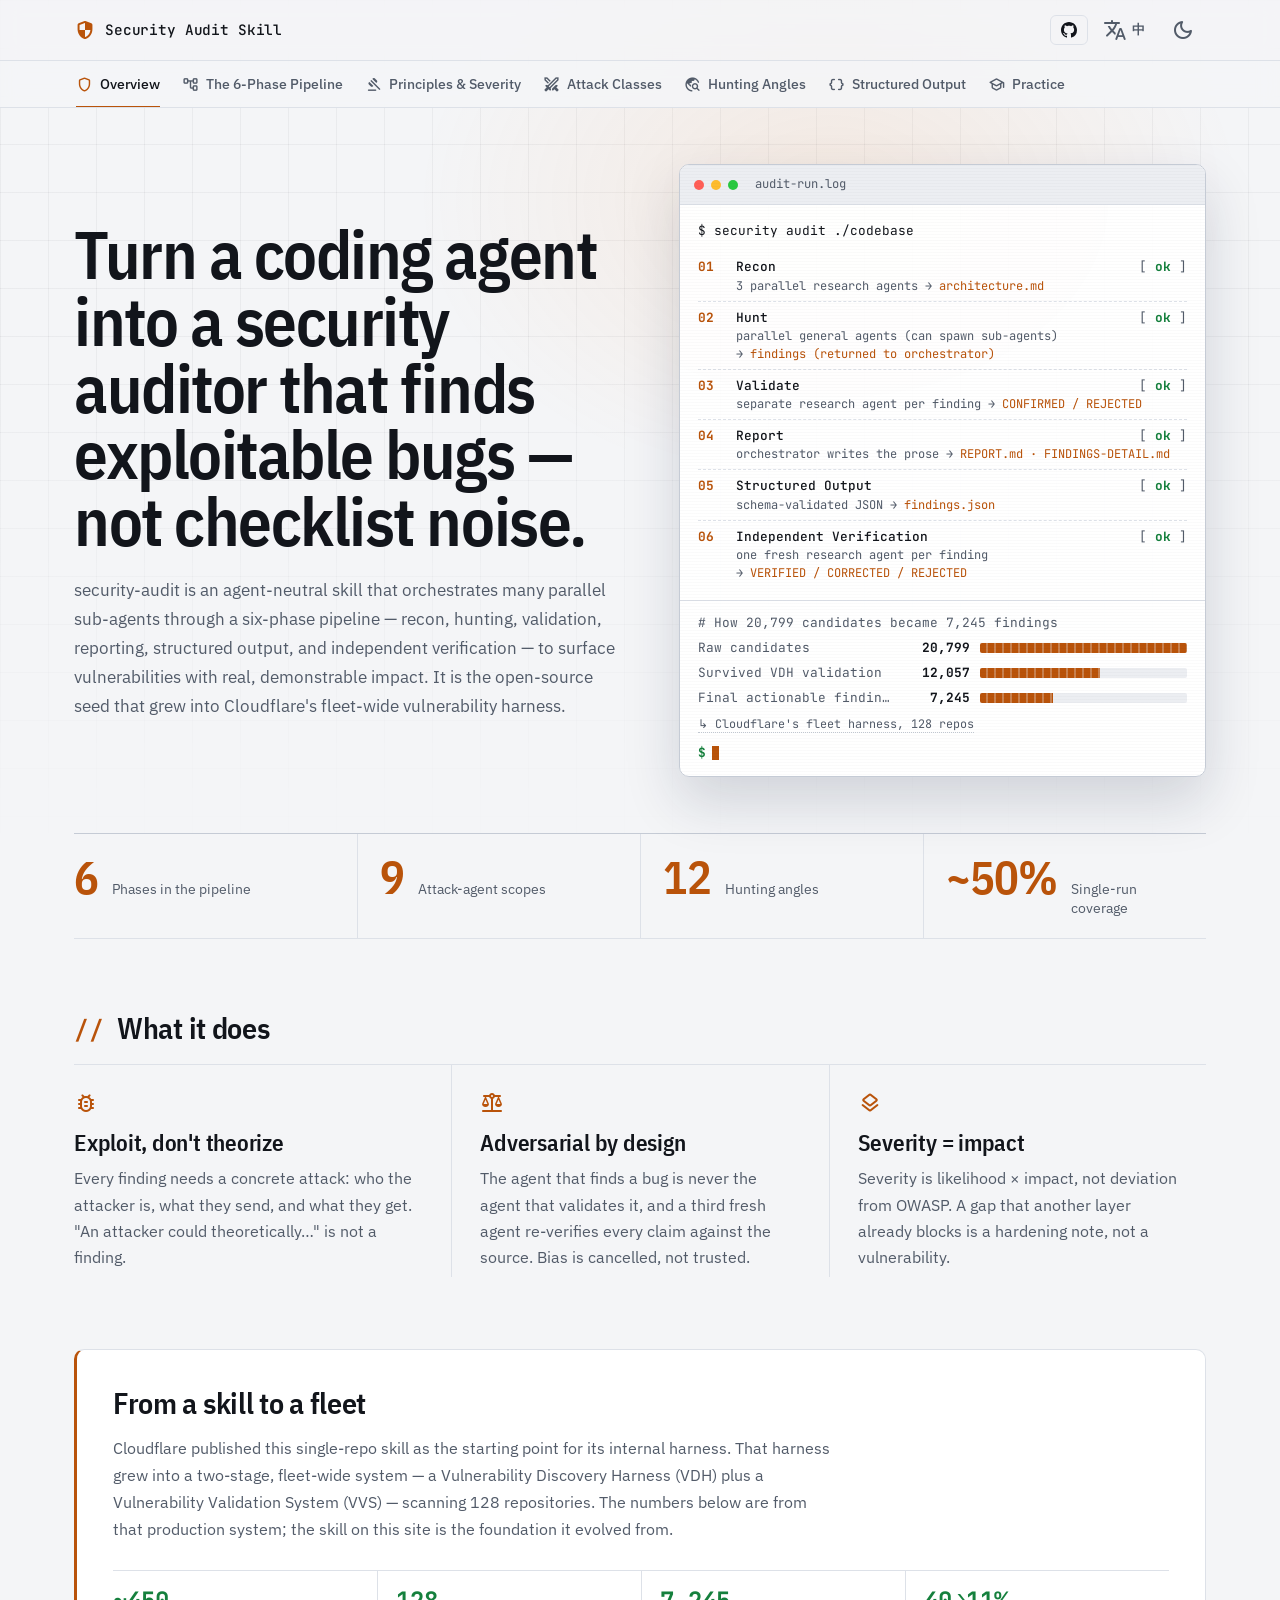
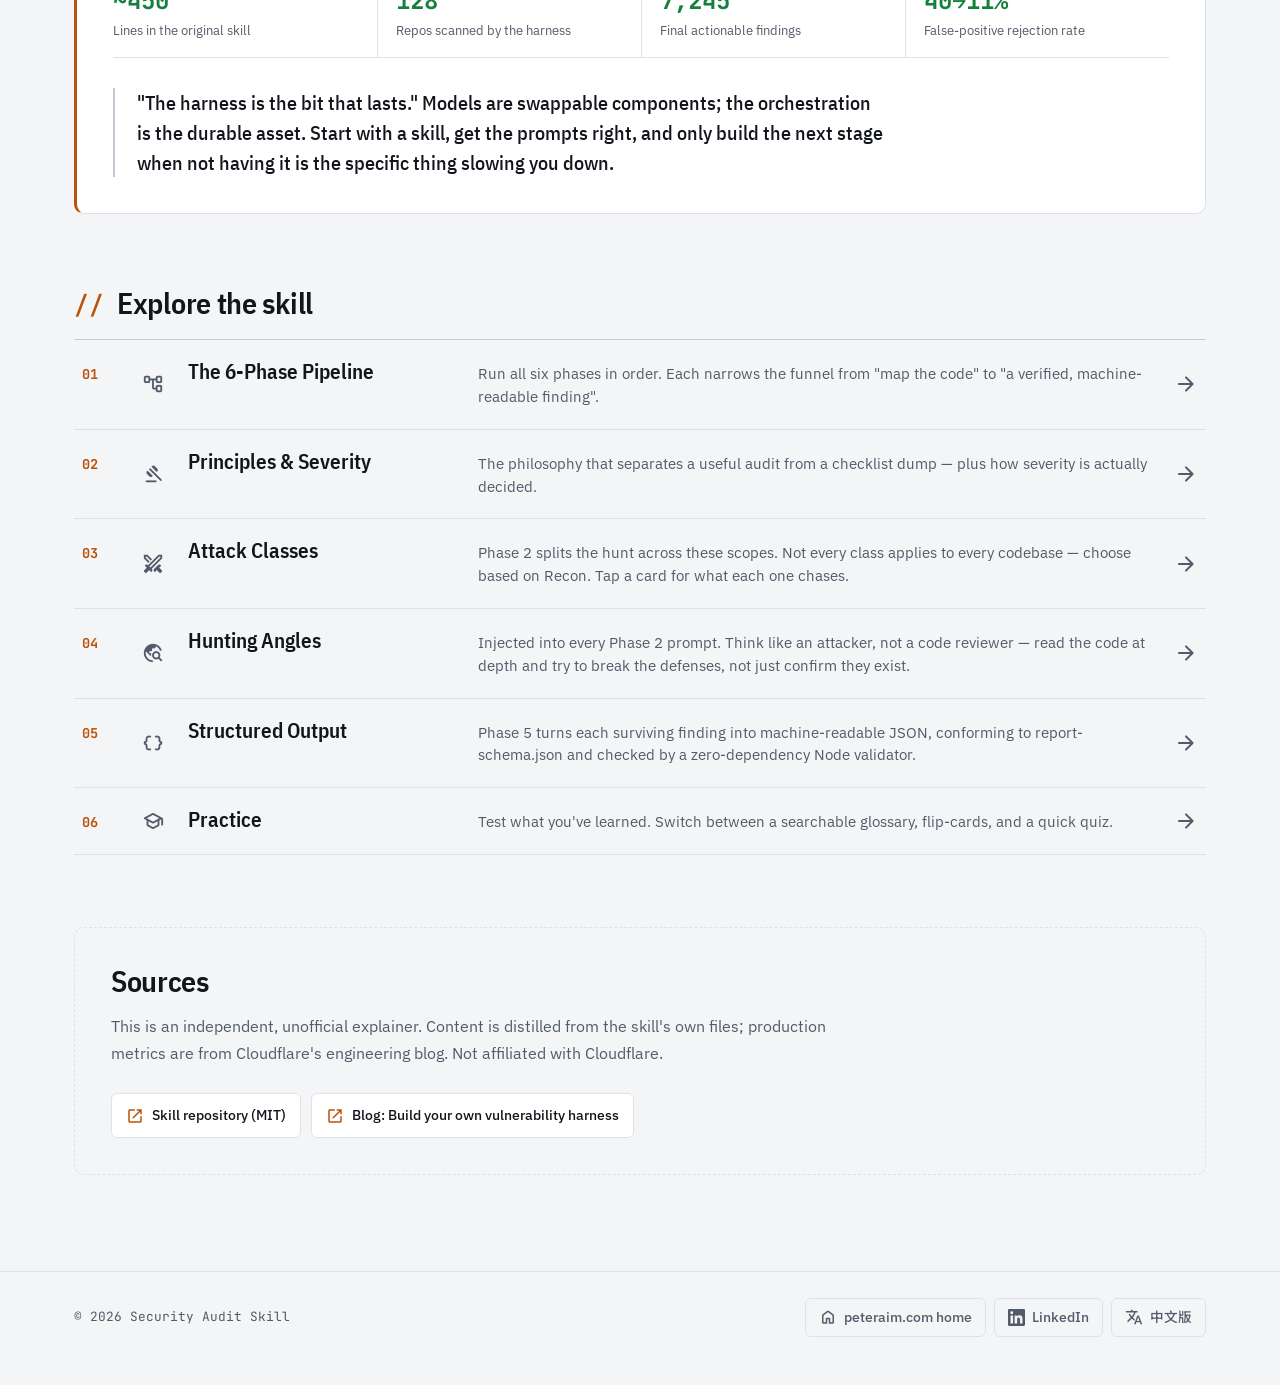
<file: index.html>
<!DOCTYPE html>
<html lang="en" data-theme="dark">
<head>
  <meta charset="UTF-8" />
  <script>try{document.documentElement.setAttribute("data-theme",localStorage.getItem("theme")||(matchMedia("(prefers-color-scheme: light)").matches?"light":"dark"))}catch(e){}</script>
  <title>Security Audit Skill — Interactive Guide</title>
  <!-- Google tag (gtag.js) -->
  <script async src="https://www.googletagmanager.com/gtag/js?id=G-RM0FBMMBLL"></script>
  <script>
    window.dataLayer = window.dataLayer || [];
    function gtag(){dataLayer.push(arguments);}
    gtag('js', new Date());
    gtag('config', 'G-RM0FBMMBLL');
  </script>
  <meta name="viewport" content="width=device-width, initial-scale=1.0, viewport-fit=cover" />
  <meta name="description" content="An interactive field guide to Cloudflare's open-source agentic security-audit skill: a six-phase pipeline of parallel agents, nine attack-agent scopes, twelve hunting angles, structured output, and independent verification." />
  <meta name="theme-color" content="#0A0C10" />
  <link rel="icon" href="data:image/svg+xml,<svg xmlns='http://www.w3.org/2000/svg' viewBox='0 0 32 32'><rect width='32' height='32' rx='7' fill='%23FF8A3D'/><path d='M16 5 L25 8 V15 C25 21 21 25 16 27 C11 25 7 21 7 15 V8 Z' fill='%230A0C12'/><path d='M12.4 16 l2.5 2.5 L20 13.3' fill='none' stroke='%23FF8A3D' stroke-width='2.3' stroke-linecap='round' stroke-linejoin='round'/></svg>" />
  <link rel="canonical" href="https://cloudflare-security-skill.peteraim.com/" />
  <link rel="alternate" hreflang="en" href="https://cloudflare-security-skill.peteraim.com/" />
  <link rel="alternate" hreflang="zh-Hant" href="https://cloudflare-security-skill.peteraim.com/zh-Hant/" />
  <link rel="alternate" hreflang="x-default" href="https://cloudflare-security-skill.peteraim.com/" />
  <meta property="og:type" content="website" />
  <meta property="og:site_name" content="Security Audit Skill" />
  <meta property="og:title" content="Security Audit Skill — Interactive Guide" />
  <meta property="og:description" content="Six-phase pipeline, nine attack-agent scopes, twelve hunting angles — an interactive guide to Cloudflare's open-source security-audit skill." />
  <meta property="og:url" content="https://cloudflare-security-skill.peteraim.com/" />
  <meta name="twitter:card" content="summary_large_image" />
  <meta name="twitter:title" content="Security Audit Skill — Interactive Guide" />
  <meta name="twitter:description" content="An interactive guide to Cloudflare's open-source agentic security-audit skill." />
  <link rel="preconnect" href="https://fonts.googleapis.com" />
  <link rel="preconnect" href="https://fonts.gstatic.com" crossorigin />
  <link href="https://fonts.googleapis.com/css2?family=IBM+Plex+Sans+Condensed:wght@500;600;700&family=IBM+Plex+Sans:wght@400;500;600&family=JetBrains+Mono:wght@400;500;700&family=Noto+Sans+TC:wght@400;500;700&display=swap" rel="stylesheet" />
  <link href="https://fonts.googleapis.com/css2?family=Material+Symbols+Rounded:opsz,wght,FILL,GRAD@24,400,0,0&display=swap" rel="stylesheet" />
  <link rel="stylesheet" href="assets/styles.css" />
  <script type="application/ld+json">
  {
    "@context": "https://schema.org",
    "@type": "WebSite",
    "name": "Security Audit Skill — Interactive Guide",
    "description": "An interactive field guide to Cloudflare's open-source agentic security-audit skill: a six-phase pipeline of parallel agents that find exploitable vulnerabilities.",
    "url": "https://cloudflare-security-skill.peteraim.com/"
  }
  </script>
  <meta property="og:image" content="https://cloudflare-security-skill.peteraim.com/og-image.png">
  <meta property="og:image:width" content="1200">
  <meta property="og:image:height" content="630">
  <meta name="twitter:image" content="https://cloudflare-security-skill.peteraim.com/og-image.png">
</head>
<body data-page="home">
  <!-- shell.js injects the app bar, cross-page nav, footer and dialog around this -->
  <main id="page" class="page page--home">
<section class="hero" data-item=""><div class="hero__copy"><p class="hero__cmd" aria-hidden="true"><span class="hero__prompt">$</span> security audit ./codebase</p><h1 class="hero__title">Turn a coding agent into a security auditor that finds exploitable bugs — not checklist noise.</h1><p class="hero__lede">security-audit is an agent-neutral skill that orchestrates many parallel sub-agents through a six-phase pipeline — recon, hunting, validation, reporting, structured output, and independent verification — to surface vulnerabilities with real, demonstrable impact. It is the open-source seed that grew into Cloudflare's fleet-wide vulnerability harness.</p></div><figure class="runlog" aria-label="An audit run, phase by phase"><div class="runlog__bar" aria-hidden="true"><span class="terminal__dot"></span><span class="terminal__dot"></span><span class="terminal__dot"></span><span class="runlog__name">audit-run.log</span></div><ol class="runlog__body"><li class="log-line log-cmd" style="--i:11"><span class="log-cmd__text" style="--n:27">$ security audit ./codebase</span></li><li class="log-line log-phase" style="--i:0"><a class="log-phase__link" href="pipeline.html#stage-recon"><span class="log-n">01</span><span class="log-name">Recon</span><span class="log-ok" aria-hidden="true">ok</span><span class="log-meta">3 parallel research agents <span class="log-out">architecture.md</span></span></a></li><li class="log-line log-phase" style="--i:1"><a class="log-phase__link" href="pipeline.html#stage-hunt"><span class="log-n">02</span><span class="log-name">Hunt</span><span class="log-ok" aria-hidden="true">ok</span><span class="log-meta">parallel general agents (can spawn sub-agents) <span class="log-out">findings (returned to orchestrator)</span></span></a></li><li class="log-line log-phase" style="--i:2"><a class="log-phase__link" href="pipeline.html#stage-validate"><span class="log-n">03</span><span class="log-name">Validate</span><span class="log-ok" aria-hidden="true">ok</span><span class="log-meta">separate research agent per finding <span class="log-out">CONFIRMED / REJECTED</span></span></a></li><li class="log-line log-phase" style="--i:3"><a class="log-phase__link" href="pipeline.html#stage-report"><span class="log-n">04</span><span class="log-name">Report</span><span class="log-ok" aria-hidden="true">ok</span><span class="log-meta">orchestrator writes the prose <span class="log-out">REPORT.md · FINDINGS-DETAIL.md</span></span></a></li><li class="log-line log-phase" style="--i:4"><a class="log-phase__link" href="pipeline.html#stage-structured"><span class="log-n">05</span><span class="log-name">Structured Output</span><span class="log-ok" aria-hidden="true">ok</span><span class="log-meta">schema-validated JSON <span class="log-out">findings.json</span></span></a></li><li class="log-line log-phase" style="--i:5"><a class="log-phase__link" href="pipeline.html#stage-verify"><span class="log-n">06</span><span class="log-name">Independent Verification</span><span class="log-ok" aria-hidden="true">ok</span><span class="log-meta">one fresh research agent per finding <span class="log-out">VERIFIED / CORRECTED / REJECTED</span></span></a></li><li class="log-line log-comment" style="--i:6"># How 20,799 candidates became 7,245 findings</li><li class="log-line log-bar" style="--i:7"><span class="log-bar__label">Raw candidates</span><span class="log-bar__val">20,799</span><span class="log-bar__track" aria-hidden="true"><span class="log-bar__fill" style="--w:100%"></span></span></li><li class="log-line log-bar" style="--i:8"><span class="log-bar__label">Survived VDH validation</span><span class="log-bar__val">12,057</span><span class="log-bar__track" aria-hidden="true"><span class="log-bar__fill" style="--w:58%"></span></span></li><li class="log-line log-bar" style="--i:9"><span class="log-bar__label">Final actionable findings</span><span class="log-bar__val">7,245</span><span class="log-bar__track" aria-hidden="true"><span class="log-bar__fill" style="--w:35%"></span></span></li><li class="log-line log-note" style="--i:10"><a href="#lineageH">Cloudflare's fleet harness, 128 repos</a></li><li class="log-line log-cmd log-cmd--idle" style="--i:12"><span>$</span><span class="terminal__caret"></span></li></ol></figure></section><div class="readout"><div class="readout__item" data-item=""><b class="readout__value">6</b><span class="readout__label">Phases in the pipeline</span></div><div class="readout__item" data-item=""><b class="readout__value">9</b><span class="readout__label">Attack-agent scopes</span></div><div class="readout__item" data-item=""><b class="readout__value">12</b><span class="readout__label">Hunting angles</span></div><div class="readout__item" data-item=""><b class="readout__value">~50%</b><span class="readout__label">Single-run coverage</span></div></div><h2 class="section-label"><span class="section-label__hash">//</span> What it does</h2><div class="tenets"><div class="tenet" data-item=""><span class="material-symbols-rounded tenet__icon" aria-hidden="true">bug_report</span><h3 class="tenet__title">Exploit, don't theorize</h3><p class="tenet__body">Every finding needs a concrete attack: who the attacker is, what they send, and what they get. "An attacker could theoretically…" is not a finding.</p></div><div class="tenet" data-item=""><span class="material-symbols-rounded tenet__icon" aria-hidden="true">balance</span><h3 class="tenet__title">Adversarial by design</h3><p class="tenet__body">The agent that finds a bug is never the agent that validates it, and a third fresh agent re-verifies every claim against the source. Bias is cancelled, not trusted.</p></div><div class="tenet" data-item=""><span class="material-symbols-rounded tenet__icon" aria-hidden="true">layers</span><h3 class="tenet__title">Severity = impact</h3><p class="tenet__body">Severity is likelihood × impact, not deviation from OWASP. A gap that another layer already blocks is a hardening note, not a vulnerability.</p></div></div><section class="band band--lineage" data-item="" aria-labelledby="lineageH"><h2 class="band__title" id="lineageH">From a skill to a fleet</h2><p class="band__body">Cloudflare published this single-repo skill as the starting point for its internal harness. That harness grew into a two-stage, fleet-wide system — a Vulnerability Discovery Harness (VDH) plus a Vulnerability Validation System (VVS) — scanning 128 repositories. The numbers below are from that production system; the skill on this site is the foundation it evolved from.</p><div class="metricbar"><div class="metricbar__item"><b class="metricbar__value">~450</b><span class="metricbar__label">Lines in the original skill</span></div><div class="metricbar__item"><b class="metricbar__value">128</b><span class="metricbar__label">Repos scanned by the harness</span></div><div class="metricbar__item"><b class="metricbar__value">7,245</b><span class="metricbar__label">Final actionable findings</span></div><div class="metricbar__item"><b class="metricbar__value">40→11%</b><span class="metricbar__label">False-positive rejection rate</span></div></div><blockquote class="quote">"The harness is the bit that lasts." Models are swappable components; the orchestration is the durable asset. Start with a skill, get the prompts right, and only build the next stage when not having it is the specific thing slowing you down.</blockquote></section><h2 class="section-label"><span class="section-label__hash">//</span> Explore the skill</h2><nav class="idxlist" aria-label="Explore the skill"><a class="idxrow" data-item="" href="pipeline.html"><span class="idxrow__n">01</span><span class="material-symbols-rounded idxrow__icon" aria-hidden="true">account_tree</span><b class="idxrow__title">The 6-Phase Pipeline</b><span class="idxrow__desc">Run all six phases in order. Each narrows the funnel from "map the code" to "a verified, machine-readable finding".</span><span class="material-symbols-rounded idxrow__go" aria-hidden="true">arrow_forward</span></a><a class="idxrow" data-item="" href="principles.html"><span class="idxrow__n">02</span><span class="material-symbols-rounded idxrow__icon" aria-hidden="true">gavel</span><b class="idxrow__title">Principles &amp; Severity</b><span class="idxrow__desc">The philosophy that separates a useful audit from a checklist dump — plus how severity is actually decided.</span><span class="material-symbols-rounded idxrow__go" aria-hidden="true">arrow_forward</span></a><a class="idxrow" data-item="" href="attacks.html"><span class="idxrow__n">03</span><span class="material-symbols-rounded idxrow__icon" aria-hidden="true">swords</span><b class="idxrow__title">Attack Classes</b><span class="idxrow__desc">Phase 2 splits the hunt across these scopes. Not every class applies to every codebase — choose based on Recon. Tap a card for what each one chases.</span><span class="material-symbols-rounded idxrow__go" aria-hidden="true">arrow_forward</span></a><a class="idxrow" data-item="" href="hunting.html"><span class="idxrow__n">04</span><span class="material-symbols-rounded idxrow__icon" aria-hidden="true">travel_explore</span><b class="idxrow__title">Hunting Angles</b><span class="idxrow__desc">Injected into every Phase 2 prompt. Think like an attacker, not a code reviewer — read the code at depth and try to break the defenses, not just confirm they exist.</span><span class="material-symbols-rounded idxrow__go" aria-hidden="true">arrow_forward</span></a><a class="idxrow" data-item="" href="schema.html"><span class="idxrow__n">05</span><span class="material-symbols-rounded idxrow__icon" aria-hidden="true">data_object</span><b class="idxrow__title">Structured Output</b><span class="idxrow__desc">Phase 5 turns each surviving finding into machine-readable JSON, conforming to report-schema.json and checked by a zero-dependency Node validator.</span><span class="material-symbols-rounded idxrow__go" aria-hidden="true">arrow_forward</span></a><a class="idxrow" data-item="" href="practice.html"><span class="idxrow__n">06</span><span class="material-symbols-rounded idxrow__icon" aria-hidden="true">school</span><b class="idxrow__title">Practice</b><span class="idxrow__desc">Test what you've learned. Switch between a searchable glossary, flip-cards, and a quick quiz.</span><span class="material-symbols-rounded idxrow__go" aria-hidden="true">arrow_forward</span></a></nav><section class="band band--muted" data-item="" aria-labelledby="srcH"><h2 class="band__title" id="srcH">Sources</h2><p class="band__body">This is an independent, unofficial explainer. Content is distilled from the skill's own files; production metrics are from Cloudflare's engineering blog. Not affiliated with Cloudflare.</p><div class="srclinks"><a class="srclink" href="https://github.com/cloudflare/security-audit-skill" target="_blank" rel="noopener"><span class="material-symbols-rounded" aria-hidden="true">open_in_new</span><span>Skill repository (MIT)</span></a><a class="srclink" href="https://blog.cloudflare.com/build-your-own-vulnerability-harness" target="_blank" rel="noopener"><span class="material-symbols-rounded" aria-hidden="true">open_in_new</span><span>Blog: Build your own vulnerability harness</span></a></div></section>
</main>

  <script src="data/data.js"></script>
  <script src="assets/shell.js"></script>
  <script src="assets/app.js"></script>
<p class="lang-alt-link" style="text-align:center;padding:12px;"><a href="/zh-Hant/" hreflang="zh-Hant" rel="alternate" lang="zh-Hant">中文版</a></p>
</body>
</html>
</file>
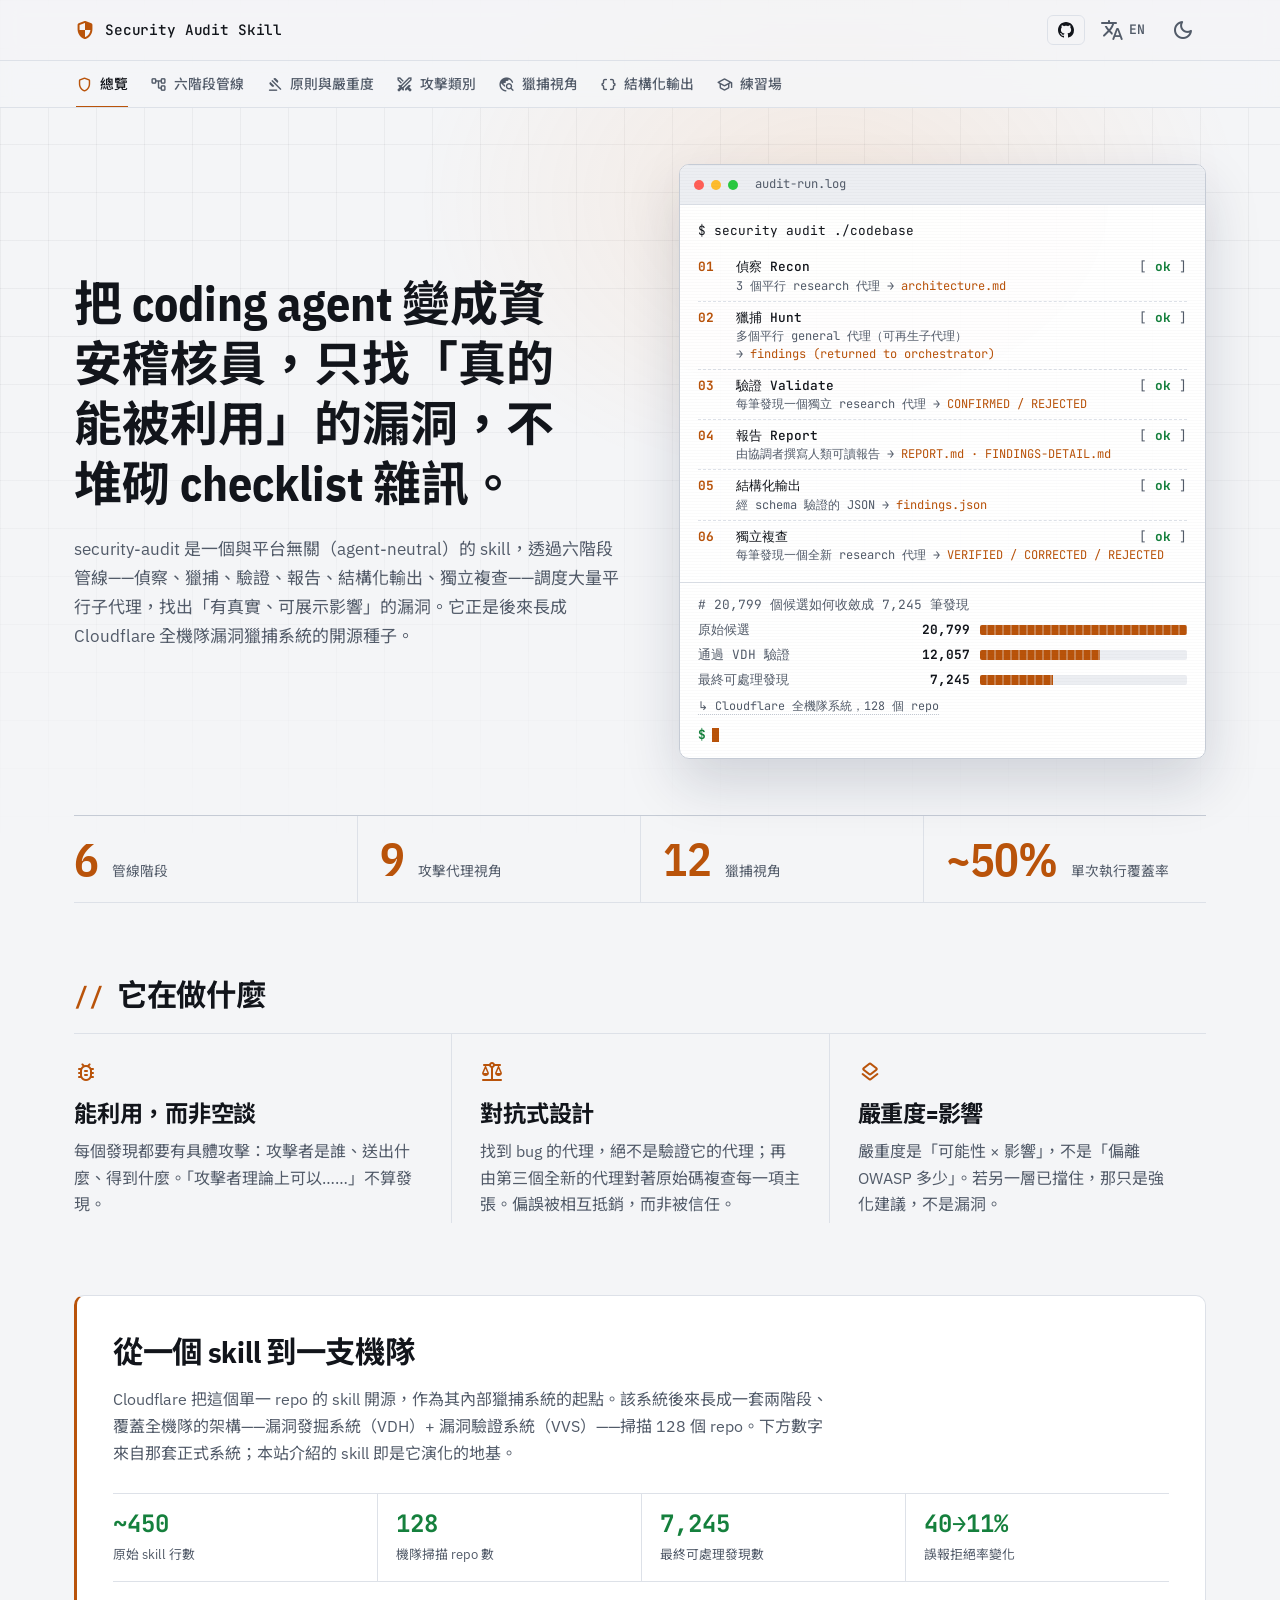
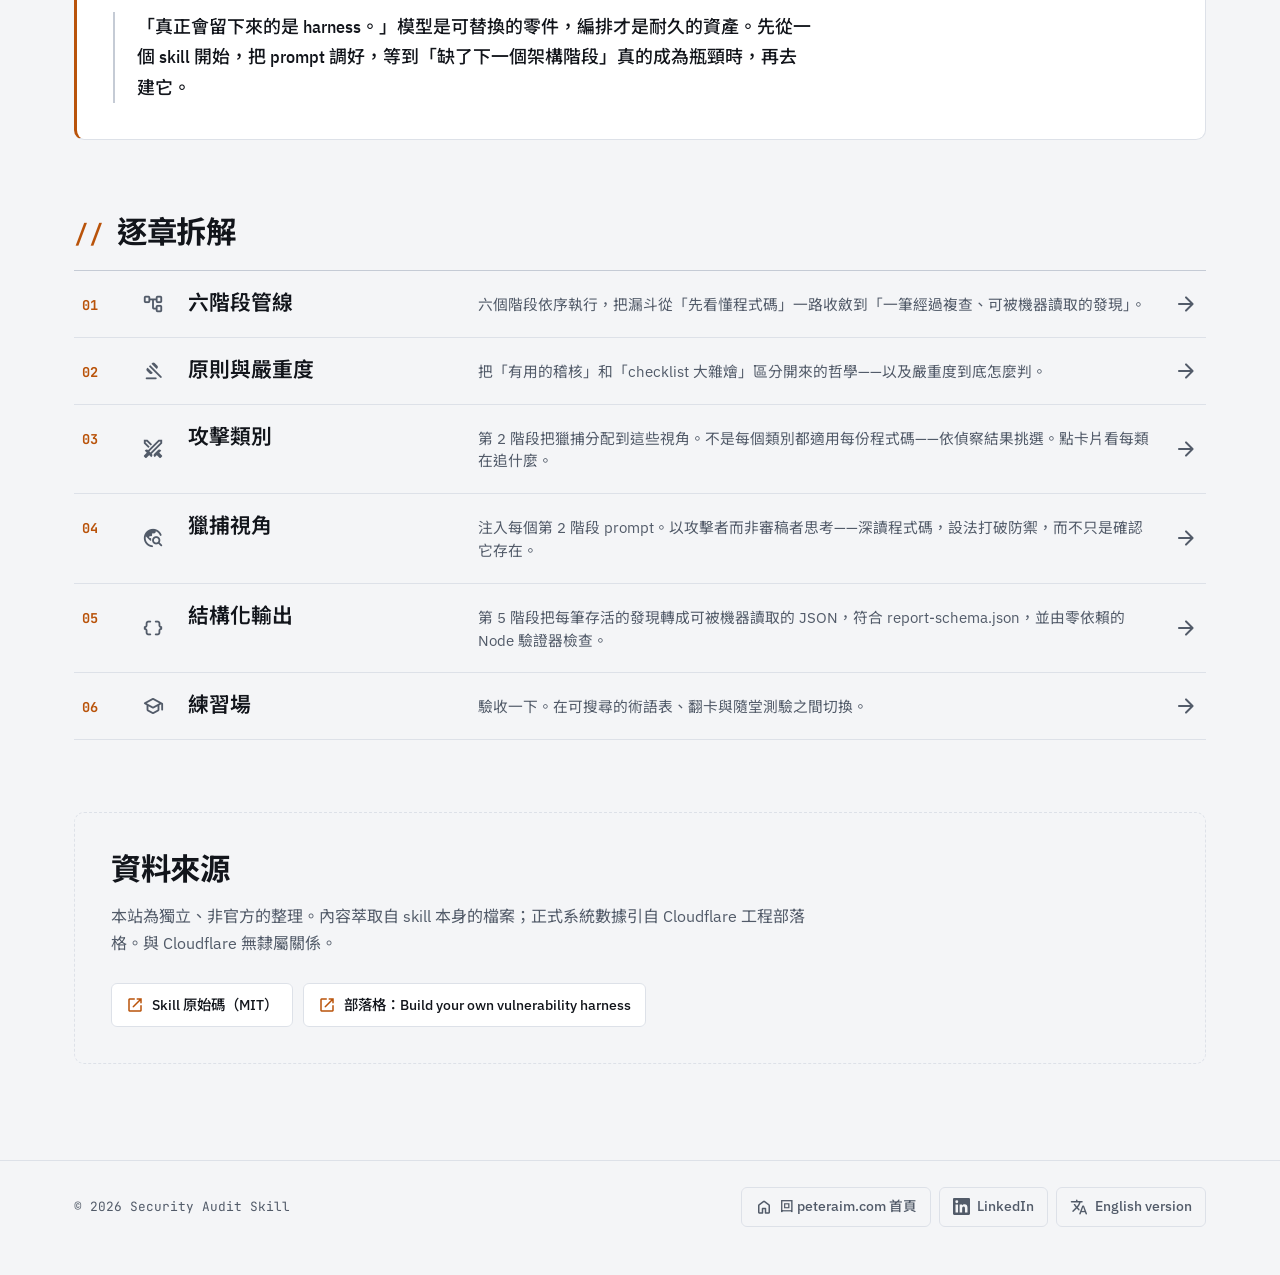
<file: zh-Hant/index.html>
<!DOCTYPE html>
<html lang="zh-Hant" data-theme="dark">
<head>
  <meta charset="UTF-8" />
  <script>try{document.documentElement.setAttribute("data-theme",localStorage.getItem("theme")||(matchMedia("(prefers-color-scheme: light)").matches?"light":"dark"))}catch(e){}</script>
  <title>總覽 · Security Audit Skill</title>
  <!-- Google tag (gtag.js) -->
  <script async src="https://www.googletagmanager.com/gtag/js?id=G-RM0FBMMBLL"></script>
  <script>
    window.dataLayer = window.dataLayer || [];
    function gtag(){dataLayer.push(arguments);}
    gtag('js', new Date());
    gtag('config', 'G-RM0FBMMBLL');
  </script>
  <meta name="viewport" content="width=device-width, initial-scale=1.0, viewport-fit=cover" />
  <meta name="description" content="Cloudflare 開源 agentic 資安稽核 skill 的互動式拆解。" />
  <meta name="theme-color" content="#0A0C10" />
  <link rel="icon" href="data:image/svg+xml,<svg xmlns='http://www.w3.org/2000/svg' viewBox='0 0 32 32'><rect width='32' height='32' rx='7' fill='%23FF8A3D'/><path d='M16 5 L25 8 V15 C25 21 21 25 16 27 C11 25 7 21 7 15 V8 Z' fill='%230A0C12'/><path d='M12.4 16 l2.5 2.5 L20 13.3' fill='none' stroke='%23FF8A3D' stroke-width='2.3' stroke-linecap='round' stroke-linejoin='round'/></svg>" />
  <link rel="canonical" href="https://cloudflare-security-skill.peteraim.com/zh-Hant/" />
  <link rel="alternate" hreflang="en" href="https://cloudflare-security-skill.peteraim.com/" />
  <link rel="alternate" hreflang="zh-Hant" href="https://cloudflare-security-skill.peteraim.com/zh-Hant/" />
  <link rel="alternate" hreflang="x-default" href="https://cloudflare-security-skill.peteraim.com/" />
  <meta property="og:type" content="website" />
  <meta property="og:site_name" content="Security Audit Skill" />
  <meta property="og:title" content="總覽 · Security Audit Skill" />
  <meta property="og:description" content="Cloudflare 開源 agentic 資安稽核 skill 的互動式拆解。" />
  <meta property="og:url" content="https://cloudflare-security-skill.peteraim.com/zh-Hant/" />
  <meta name="twitter:card" content="summary_large_image" />
  <meta name="twitter:title" content="總覽 · Security Audit Skill" />
  <meta name="twitter:description" content="Cloudflare 開源 agentic 資安稽核 skill 的互動式拆解。" />
  <link rel="preconnect" href="https://fonts.googleapis.com" />
  <link rel="preconnect" href="https://fonts.gstatic.com" crossorigin />
  <link href="https://fonts.googleapis.com/css2?family=IBM+Plex+Sans+Condensed:wght@500;600;700&family=IBM+Plex+Sans:wght@400;500;600&family=JetBrains+Mono:wght@400;500;700&family=Noto+Sans+TC:wght@400;500;700&display=swap" rel="stylesheet" />
  <link href="https://fonts.googleapis.com/css2?family=Material+Symbols+Rounded:opsz,wght,FILL,GRAD@24,400,0,0&display=swap" rel="stylesheet" />
  <link rel="stylesheet" href="../assets/styles.css" />
  <script type="application/ld+json">
  {
    "@context": "https://schema.org",
    "@type": "WebSite",
    "name": "Security Audit Skill",
    "description": "Cloudflare 開源 agentic 資安稽核 skill 的互動式拆解。",
    "url": "https://cloudflare-security-skill.peteraim.com/zh-Hant/"
  }
  </script>
  <meta property="og:image" content="https://cloudflare-security-skill.peteraim.com/og-image.png">
  <meta property="og:image:width" content="1200">
  <meta property="og:image:height" content="630">
  <meta name="twitter:image" content="https://cloudflare-security-skill.peteraim.com/og-image.png">
</head>
<body data-page="home">
  <!-- shell.js injects the app bar, cross-page nav, footer and dialog around this -->
  <main id="page" class="page page--home">
<section class="hero" data-item=""><div class="hero__copy"><p class="hero__cmd" aria-hidden="true"><span class="hero__prompt">$</span> security audit ./codebase</p><h1 class="hero__title">把 coding agent 變成資安稽核員，只找「真的能被利用」的漏洞，不堆砌 checklist 雜訊。</h1><p class="hero__lede">security-audit 是一個與平台無關（agent-neutral）的 skill，透過六階段管線——偵察、獵捕、驗證、報告、結構化輸出、獨立複查——調度大量平行子代理，找出「有真實、可展示影響」的漏洞。它正是後來長成 Cloudflare 全機隊漏洞獵捕系統的開源種子。</p></div><figure class="runlog" aria-label="一次稽核的執行紀錄"><div class="runlog__bar" aria-hidden="true"><span class="terminal__dot"></span><span class="terminal__dot"></span><span class="terminal__dot"></span><span class="runlog__name">audit-run.log</span></div><ol class="runlog__body"><li class="log-line log-cmd" style="--i:11"><span class="log-cmd__text" style="--n:27">$ security audit ./codebase</span></li><li class="log-line log-phase" style="--i:0"><a class="log-phase__link" href="pipeline.html#stage-recon"><span class="log-n">01</span><span class="log-name">偵察 Recon</span><span class="log-ok" aria-hidden="true">ok</span><span class="log-meta">3 個平行 research 代理 <span class="log-out">architecture.md</span></span></a></li><li class="log-line log-phase" style="--i:1"><a class="log-phase__link" href="pipeline.html#stage-hunt"><span class="log-n">02</span><span class="log-name">獵捕 Hunt</span><span class="log-ok" aria-hidden="true">ok</span><span class="log-meta">多個平行 general 代理（可再生子代理） <span class="log-out">findings (returned to orchestrator)</span></span></a></li><li class="log-line log-phase" style="--i:2"><a class="log-phase__link" href="pipeline.html#stage-validate"><span class="log-n">03</span><span class="log-name">驗證 Validate</span><span class="log-ok" aria-hidden="true">ok</span><span class="log-meta">每筆發現一個獨立 research 代理 <span class="log-out">CONFIRMED / REJECTED</span></span></a></li><li class="log-line log-phase" style="--i:3"><a class="log-phase__link" href="pipeline.html#stage-report"><span class="log-n">04</span><span class="log-name">報告 Report</span><span class="log-ok" aria-hidden="true">ok</span><span class="log-meta">由協調者撰寫人類可讀報告 <span class="log-out">REPORT.md · FINDINGS-DETAIL.md</span></span></a></li><li class="log-line log-phase" style="--i:4"><a class="log-phase__link" href="pipeline.html#stage-structured"><span class="log-n">05</span><span class="log-name">結構化輸出</span><span class="log-ok" aria-hidden="true">ok</span><span class="log-meta">經 schema 驗證的 JSON <span class="log-out">findings.json</span></span></a></li><li class="log-line log-phase" style="--i:5"><a class="log-phase__link" href="pipeline.html#stage-verify"><span class="log-n">06</span><span class="log-name">獨立複查</span><span class="log-ok" aria-hidden="true">ok</span><span class="log-meta">每筆發現一個全新 research 代理 <span class="log-out">VERIFIED / CORRECTED / REJECTED</span></span></a></li><li class="log-line log-comment" style="--i:6"># 20,799 個候選如何收斂成 7,245 筆發現</li><li class="log-line log-bar" style="--i:7"><span class="log-bar__label">原始候選</span><span class="log-bar__val">20,799</span><span class="log-bar__track" aria-hidden="true"><span class="log-bar__fill" style="--w:100%"></span></span></li><li class="log-line log-bar" style="--i:8"><span class="log-bar__label">通過 VDH 驗證</span><span class="log-bar__val">12,057</span><span class="log-bar__track" aria-hidden="true"><span class="log-bar__fill" style="--w:58%"></span></span></li><li class="log-line log-bar" style="--i:9"><span class="log-bar__label">最終可處理發現</span><span class="log-bar__val">7,245</span><span class="log-bar__track" aria-hidden="true"><span class="log-bar__fill" style="--w:35%"></span></span></li><li class="log-line log-note" style="--i:10"><a href="#lineageH">Cloudflare 全機隊系統，128 個 repo</a></li><li class="log-line log-cmd log-cmd--idle" style="--i:12"><span>$</span><span class="terminal__caret"></span></li></ol></figure></section><div class="readout"><div class="readout__item" data-item=""><b class="readout__value">6</b><span class="readout__label">管線階段</span></div><div class="readout__item" data-item=""><b class="readout__value">9</b><span class="readout__label">攻擊代理視角</span></div><div class="readout__item" data-item=""><b class="readout__value">12</b><span class="readout__label">獵捕視角</span></div><div class="readout__item" data-item=""><b class="readout__value">~50%</b><span class="readout__label">單次執行覆蓋率</span></div></div><h2 class="section-label"><span class="section-label__hash">//</span> 它在做什麼</h2><div class="tenets"><div class="tenet" data-item=""><span class="material-symbols-rounded tenet__icon" aria-hidden="true">bug_report</span><h3 class="tenet__title">能利用，而非空談</h3><p class="tenet__body">每個發現都要有具體攻擊：攻擊者是誰、送出什麼、得到什麼。「攻擊者理論上可以……」不算發現。</p></div><div class="tenet" data-item=""><span class="material-symbols-rounded tenet__icon" aria-hidden="true">balance</span><h3 class="tenet__title">對抗式設計</h3><p class="tenet__body">找到 bug 的代理，絕不是驗證它的代理；再由第三個全新的代理對著原始碼複查每一項主張。偏誤被相互抵銷，而非被信任。</p></div><div class="tenet" data-item=""><span class="material-symbols-rounded tenet__icon" aria-hidden="true">layers</span><h3 class="tenet__title">嚴重度=影響</h3><p class="tenet__body">嚴重度是「可能性 × 影響」，不是「偏離 OWASP 多少」。若另一層已擋住，那只是強化建議，不是漏洞。</p></div></div><section class="band band--lineage" data-item="" aria-labelledby="lineageH"><h2 class="band__title" id="lineageH">從一個 skill 到一支機隊</h2><p class="band__body">Cloudflare 把這個單一 repo 的 skill 開源，作為其內部獵捕系統的起點。該系統後來長成一套兩階段、覆蓋全機隊的架構——漏洞發掘系統（VDH）+ 漏洞驗證系統（VVS）——掃描 128 個 repo。下方數字來自那套正式系統；本站介紹的 skill 即是它演化的地基。</p><div class="metricbar"><div class="metricbar__item"><b class="metricbar__value">~450</b><span class="metricbar__label">原始 skill 行數</span></div><div class="metricbar__item"><b class="metricbar__value">128</b><span class="metricbar__label">機隊掃描 repo 數</span></div><div class="metricbar__item"><b class="metricbar__value">7,245</b><span class="metricbar__label">最終可處理發現數</span></div><div class="metricbar__item"><b class="metricbar__value">40→11%</b><span class="metricbar__label">誤報拒絕率變化</span></div></div><blockquote class="quote">「真正會留下來的是 harness。」模型是可替換的零件，編排才是耐久的資產。先從一個 skill 開始，把 prompt 調好，等到「缺了下一個架構階段」真的成為瓶頸時，再去建它。</blockquote></section><h2 class="section-label"><span class="section-label__hash">//</span> 逐章拆解</h2><nav class="idxlist" aria-label="逐章拆解"><a class="idxrow" data-item="" href="pipeline.html"><span class="idxrow__n">01</span><span class="material-symbols-rounded idxrow__icon" aria-hidden="true">account_tree</span><b class="idxrow__title">六階段管線</b><span class="idxrow__desc">六個階段依序執行，把漏斗從「先看懂程式碼」一路收斂到「一筆經過複查、可被機器讀取的發現」。</span><span class="material-symbols-rounded idxrow__go" aria-hidden="true">arrow_forward</span></a><a class="idxrow" data-item="" href="principles.html"><span class="idxrow__n">02</span><span class="material-symbols-rounded idxrow__icon" aria-hidden="true">gavel</span><b class="idxrow__title">原則與嚴重度</b><span class="idxrow__desc">把「有用的稽核」和「checklist 大雜燴」區分開來的哲學——以及嚴重度到底怎麼判。</span><span class="material-symbols-rounded idxrow__go" aria-hidden="true">arrow_forward</span></a><a class="idxrow" data-item="" href="attacks.html"><span class="idxrow__n">03</span><span class="material-symbols-rounded idxrow__icon" aria-hidden="true">swords</span><b class="idxrow__title">攻擊類別</b><span class="idxrow__desc">第 2 階段把獵捕分配到這些視角。不是每個類別都適用每份程式碼——依偵察結果挑選。點卡片看每類在追什麼。</span><span class="material-symbols-rounded idxrow__go" aria-hidden="true">arrow_forward</span></a><a class="idxrow" data-item="" href="hunting.html"><span class="idxrow__n">04</span><span class="material-symbols-rounded idxrow__icon" aria-hidden="true">travel_explore</span><b class="idxrow__title">獵捕視角</b><span class="idxrow__desc">注入每個第 2 階段 prompt。以攻擊者而非審稿者思考——深讀程式碼，設法打破防禦，而不只是確認它存在。</span><span class="material-symbols-rounded idxrow__go" aria-hidden="true">arrow_forward</span></a><a class="idxrow" data-item="" href="schema.html"><span class="idxrow__n">05</span><span class="material-symbols-rounded idxrow__icon" aria-hidden="true">data_object</span><b class="idxrow__title">結構化輸出</b><span class="idxrow__desc">第 5 階段把每筆存活的發現轉成可被機器讀取的 JSON，符合 report-schema.json，並由零依賴的 Node 驗證器檢查。</span><span class="material-symbols-rounded idxrow__go" aria-hidden="true">arrow_forward</span></a><a class="idxrow" data-item="" href="practice.html"><span class="idxrow__n">06</span><span class="material-symbols-rounded idxrow__icon" aria-hidden="true">school</span><b class="idxrow__title">練習場</b><span class="idxrow__desc">驗收一下。在可搜尋的術語表、翻卡與隨堂測驗之間切換。</span><span class="material-symbols-rounded idxrow__go" aria-hidden="true">arrow_forward</span></a></nav><section class="band band--muted" data-item="" aria-labelledby="srcH"><h2 class="band__title" id="srcH">資料來源</h2><p class="band__body">本站為獨立、非官方的整理。內容萃取自 skill 本身的檔案；正式系統數據引自 Cloudflare 工程部落格。與 Cloudflare 無隸屬關係。</p><div class="srclinks"><a class="srclink" href="https://github.com/cloudflare/security-audit-skill" target="_blank" rel="noopener"><span class="material-symbols-rounded" aria-hidden="true">open_in_new</span><span>Skill 原始碼（MIT）</span></a><a class="srclink" href="https://blog.cloudflare.com/build-your-own-vulnerability-harness" target="_blank" rel="noopener"><span class="material-symbols-rounded" aria-hidden="true">open_in_new</span><span>部落格：Build your own vulnerability harness</span></a></div></section>
</main>

  <script src="../data/data.js"></script>
  <script src="../assets/shell.js"></script>
  <script src="../assets/app.js"></script>
<p class="lang-alt-link" style="text-align:center;padding:12px;"><a href="/" hreflang="en" rel="alternate" lang="en">English version</a></p>
</body>
</html>
</file>
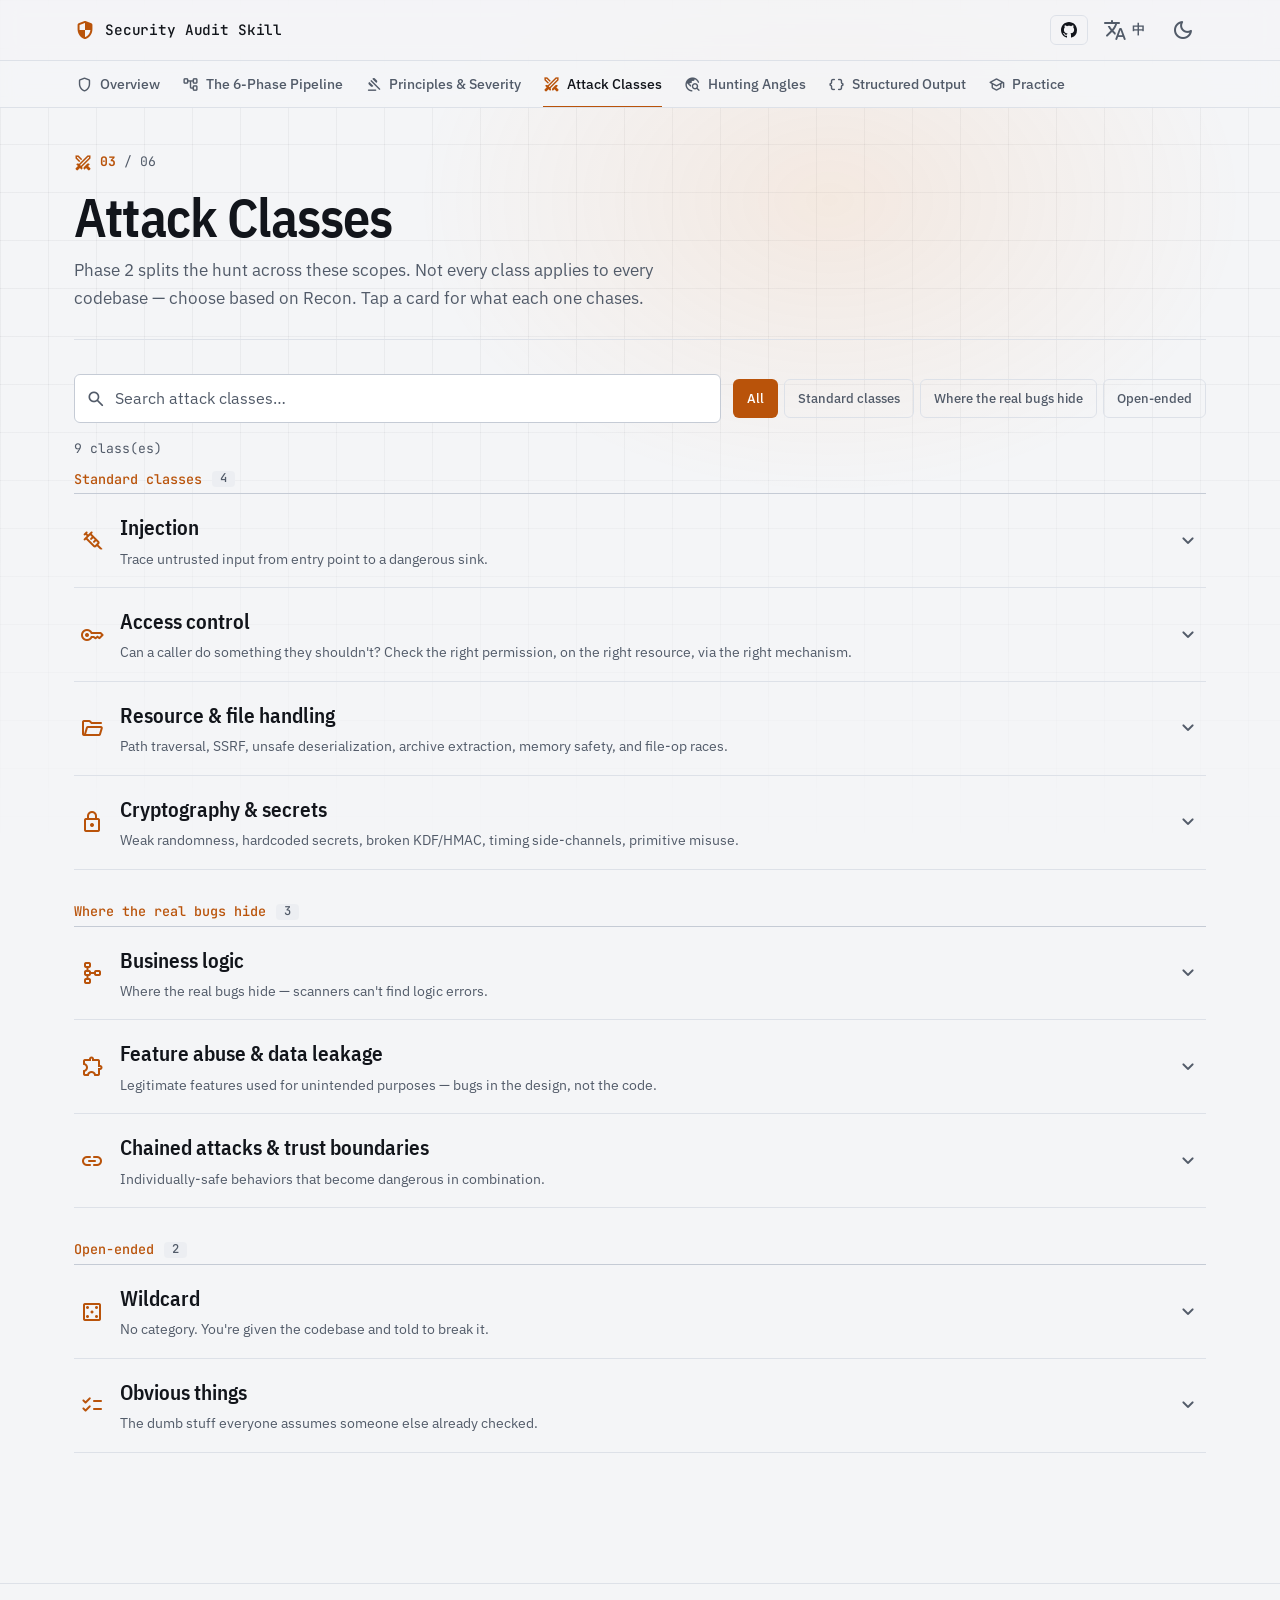
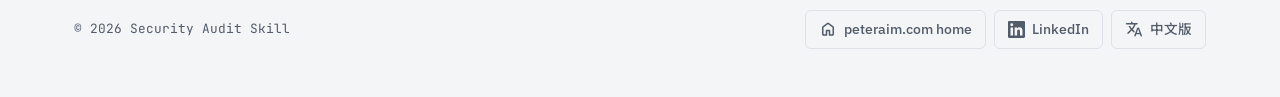
<file: attacks.html>
<!DOCTYPE html>
<html lang="en" data-theme="dark">
<head>
  <meta charset="UTF-8" />
  <script>try{document.documentElement.setAttribute("data-theme",localStorage.getItem("theme")||(matchMedia("(prefers-color-scheme: light)").matches?"light":"dark"))}catch(e){}</script>
  <title>Attack Classes · Security Audit Skill</title>
  <!-- Google tag (gtag.js) -->
  <script async src="https://www.googletagmanager.com/gtag/js?id=G-RM0FBMMBLL"></script>
  <script>
    window.dataLayer = window.dataLayer || [];
    function gtag(){dataLayer.push(arguments);}
    gtag('js', new Date());
    gtag('config', 'G-RM0FBMMBLL');
  </script>
  <meta name="viewport" content="width=device-width, initial-scale=1.0, viewport-fit=cover" />
  <meta name="description" content="Phase 2's nine attack-agent scopes: injection, access control, resource & file handling, cryptography & secrets, business logic, feature abuse & data leakage, chained attacks, wildcard, and obvious things. Searchable and filterable." />
  <meta name="theme-color" content="#0A0C10" />
  <link rel="icon" href="data:image/svg+xml,<svg xmlns='http://www.w3.org/2000/svg' viewBox='0 0 32 32'><rect width='32' height='32' rx='7' fill='%23FF8A3D'/><path d='M16 5 L25 8 V15 C25 21 21 25 16 27 C11 25 7 21 7 15 V8 Z' fill='%230A0C12'/><path d='M12.4 16 l2.5 2.5 L20 13.3' fill='none' stroke='%23FF8A3D' stroke-width='2.3' stroke-linecap='round' stroke-linejoin='round'/></svg>" />
  <link rel="canonical" href="https://cloudflare-security-skill.peteraim.com/attacks.html" />
  <link rel="alternate" hreflang="en" href="https://cloudflare-security-skill.peteraim.com/attacks.html" />
  <link rel="alternate" hreflang="zh-Hant" href="https://cloudflare-security-skill.peteraim.com/zh-Hant/attacks.html" />
  <link rel="alternate" hreflang="x-default" href="https://cloudflare-security-skill.peteraim.com/attacks.html" />
  <meta property="og:type" content="article" />
  <meta property="og:site_name" content="Security Audit Skill" />
  <meta property="og:title" content="Attack Classes · Security Audit Skill" />
  <meta property="og:description" content="Nine attack-agent scopes, from standard injection to wildcard and obvious things." />
  <meta property="og:url" content="https://cloudflare-security-skill.peteraim.com/attacks.html" />
  <meta name="twitter:card" content="summary_large_image" />
  <link rel="preconnect" href="https://fonts.googleapis.com" />
  <link rel="preconnect" href="https://fonts.gstatic.com" crossorigin />
  <link href="https://fonts.googleapis.com/css2?family=IBM+Plex+Sans+Condensed:wght@500;600;700&family=IBM+Plex+Sans:wght@400;500;600&family=JetBrains+Mono:wght@400;500;700&family=Noto+Sans+TC:wght@400;500;700&display=swap" rel="stylesheet" />
  <link href="https://fonts.googleapis.com/css2?family=Material+Symbols+Rounded:opsz,wght,FILL,GRAD@24,400,0,0&display=swap" rel="stylesheet" />
  <link rel="stylesheet" href="assets/styles.css" />
  <meta property="og:image" content="https://cloudflare-security-skill.peteraim.com/og-image.png">
  <meta property="og:image:width" content="1200">
  <meta property="og:image:height" content="630">
  <meta name="twitter:image" content="https://cloudflare-security-skill.peteraim.com/og-image.png">
</head>
<body data-page="attacks">
  <main id="page" class="page page--attacks">
<header class="page-head"><p class="page-head__mark"><span class="material-symbols-rounded" aria-hidden="true">swords</span><span class="page-head__n">03</span><span class="page-head__of">/ 06</span></p><h1>Attack Classes</h1><p class="page-head__sub">Phase 2 splits the hunt across these scopes. Not every class applies to every codebase — choose based on Recon. Tap a card for what each one chases.</p></header><div class="toolbar"><div class="search-wrap"><span class="material-symbols-rounded search-ic" aria-hidden="true">search</span><input id="search" class="search" type="search" autocomplete="off" placeholder="Search attack classes…" aria-label="Search"></div><div class="chips"><button class="chip chip--active" type="button" data-cat="">All</button><button class="chip" type="button" data-cat="standard">Standard classes</button><button class="chip" type="button" data-cat="logic">Where the real bugs hide</button><button class="chip" type="button" data-cat="open">Open-ended</button></div></div><p class="result-count" id="resultCount" aria-live="polite">9 class(es)</p><div id="accWrap"><section class="acc-group" data-item=""><h3 class="acc-group__h"><span class="acc-group__name">Standard classes</span><span class="acc-group__count">4</span></h3><div class="acc-rows"><details class="acc-item" data-item="" data-slug="injection"><summary class="acc-sum"><span class="material-symbols-rounded acc-sum__icon" aria-hidden="true">syringe</span><span class="acc-sum__text"><b class="acc-sum__title">Injection</b><span class="acc-sum__desc">Trace untrusted input from entry point to a dangerous sink.</span></span><span class="material-symbols-rounded acc-chevron" aria-hidden="true">expand_more</span></summary><div class="acc-body"><div class="card__tags"><span class="tag">sql</span><span class="tag">xss</span><span class="tag">shell</span><span class="tag">template</span><span class="tag">log</span></div><p>What counts as a dangerous sink depends on the app: SQL/HTML/shell/templates/file paths for web apps; buffers and parsers for libraries; command construction for CLI tools. Don't just check direct paths — look for indirect (second-order) injection where data is stored safely then used dangerously later, and injection through field names, keys, headers and metadata, not just values.</p><h4 class="acc-sub">What to chase</h4><ul class="acc-list"><li>Indirect / second-order injection (store safe, use dangerous later).</li><li>Injection into secondary systems: logs, caches, search indexes, analytics.</li></ul></div></details><details class="acc-item" data-item="" data-slug="access-control"><summary class="acc-sum"><span class="material-symbols-rounded acc-sum__icon" aria-hidden="true">key</span><span class="acc-sum__text"><b class="acc-sum__title">Access control</b><span class="acc-sum__desc">Can a caller do something they shouldn't? Check the right permission, on the right resource, via the right mechanism.</span></span><span class="material-symbols-rounded acc-chevron" aria-hidden="true">expand_more</span></summary><div class="acc-body"><div class="card__tags"><span class="tag">authz</span><span class="tag">idor</span><span class="tag">rbac</span><span class="tag">bulk</span></div><p>Go beyond "does a permission check exist". Is there a weaker-checked path to the same state change? Can a request-body field override what the permission system intended? Are there endpoints that gate on authentication but forget authorization? Do bulk/batch/export/import operations enforce per-item permissions?</p><h4 class="acc-sub">What to chase</h4><ul class="acc-list"><li>Multiple access paths to one resource with inconsistent checks.</li><li>Authenticated-but-not-authorized endpoints.</li></ul></div></details><details class="acc-item" data-item="" data-slug="resource-file"><summary class="acc-sum"><span class="material-symbols-rounded acc-sum__icon" aria-hidden="true">folder_open</span><span class="acc-sum__text"><b class="acc-sum__title">Resource &amp; file handling</b><span class="acc-sum__desc">Path traversal, SSRF, unsafe deserialization, archive extraction, memory safety, and file-op races.</span></span><span class="material-symbols-rounded acc-chevron" aria-hidden="true">expand_more</span></summary><div class="acc-body"><div class="card__tags"><span class="tag">ssrf</span><span class="tag">traversal</span><span class="tag">zip-slip</span><span class="tag">toctou</span></div><p>Path traversal through symlinks, encoded sequences and null bytes. SSRF through redirects, DNS rebinding, and URL-parser differentials. Zip slip on archive extraction. Memory safety (buffer overflow, use-after-free, integer overflow) where applicable. TOCTOU races between checking a file and using it.</p><h4 class="acc-sub">What to chase</h4><ul class="acc-list"><li>URL validation that breaks after a redirect.</li><li>Archive entries that escape the target directory.</li></ul></div></details><details class="acc-item" data-item="" data-slug="crypto-secrets"><summary class="acc-sum"><span class="material-symbols-rounded acc-sum__icon" aria-hidden="true">lock</span><span class="acc-sum__text"><b class="acc-sum__title">Cryptography &amp; secrets</b><span class="acc-sum__desc">Weak randomness, hardcoded secrets, broken KDF/HMAC, timing side-channels, primitive misuse.</span></span><span class="material-symbols-rounded acc-chevron" aria-hidden="true">expand_more</span></summary><div class="acc-body"><div class="card__tags"><span class="tag">randomness</span><span class="tag">secrets</span><span class="tag">timing</span><span class="tag">hmac</span></div><p>Weak randomness for tokens/keys/nonces. Secrets in logs, errors, URLs or client-visible responses. Missing HMAC verification, nonce reuse, ECB mode, static IVs. And the failure path: when a crypto operation fails, does the error path fall back to no-crypto?</p><h4 class="acc-sub">What to chase</h4><ul class="acc-list"><li>Secret comparison that isn't constant-time.</li><li>Crypto failure falling back to plaintext.</li></ul></div></details></div></section><section class="acc-group" data-item=""><h3 class="acc-group__h"><span class="acc-group__name">Where the real bugs hide</span><span class="acc-group__count">3</span></h3><div class="acc-rows"><details class="acc-item" data-item="" data-slug="business-logic"><summary class="acc-sum"><span class="material-symbols-rounded acc-sum__icon" aria-hidden="true">schema</span><span class="acc-sum__text"><b class="acc-sum__title">Business logic</b><span class="acc-sum__desc">Where the real bugs hide — scanners can't find logic errors.</span></span><span class="material-symbols-rounded acc-chevron" aria-hidden="true">expand_more</span></summary><div class="acc-body"><div class="card__tags"><span class="tag">state-machine</span><span class="tag">race</span><span class="tag">numeric</span><span class="tag">time</span></div><p>State-machine violations: skip steps, go backwards, replay a completed flow; if step 2 of 3 fails, is step 1 rolled back? Race conditions with business impact (double-spend, double-approve). Numeric manipulation: negatives, zero, overflow, precision, string↔number coercion. Time-based logic at exact boundary moments. Security posture when config is missing or a flag is off.</p><h4 class="acc-sub">What to chase</h4><ul class="acc-list"><li>Check-then-act done non-atomically.</li><li>Partial-failure leaving half-modified state.</li></ul></div></details><details class="acc-item" data-item="" data-slug="feature-abuse"><summary class="acc-sum"><span class="material-symbols-rounded acc-sum__icon" aria-hidden="true">extension</span><span class="acc-sum__text"><b class="acc-sum__title">Feature abuse &amp; data leakage</b><span class="acc-sum__desc">Legitimate features used for unintended purposes — bugs in the design, not the code.</span></span><span class="material-symbols-rounded acc-chevron" aria-hidden="true">expand_more</span></summary><div class="acc-body"><div class="card__tags"><span class="tag">export</span><span class="tag">import</span><span class="tag">search-oracle</span><span class="tag">webhook</span></div><p>Export/backup as exfiltration — can a low-privilege user export data above their level, or deleted/draft content? Import/restore as injection — can it create records that bypass validation? Search/filter/sort as an oracle — does it reveal whether content exists that you can't access? Enumeration through differing errors/timings. Preview/draft leakage. Notification/webhook URLs as SSRF.</p><h4 class="acc-sub">What to chase</h4><ul class="acc-list"><li>Export includes other users' or pruned/deleted data.</li><li>Filter parameters probe hidden statuses or fields.</li></ul></div></details><details class="acc-item" data-item="" data-slug="chained"><summary class="acc-sum"><span class="material-symbols-rounded acc-sum__icon" aria-hidden="true">link</span><span class="acc-sum__text"><b class="acc-sum__title">Chained attacks &amp; trust boundaries</b><span class="acc-sum__desc">Individually-safe behaviors that become dangerous in combination.</span></span><span class="material-symbols-rounded acc-chevron" aria-hidden="true">expand_more</span></summary><div class="acc-body"><div class="card__tags"><span class="tag">chain</span><span class="tag">second-order</span><span class="tag">escalation</span><span class="tag">rollback</span></div><p>Multi-step chains: info disclosure + IDOR + missing rate limit = brute-force; open redirect + OAuth callback = token theft. Cross-component trust gaps where B trusts A's subtly-different validation. Second-order: a value safe in SQL becomes a key in a JSON path; a slug safe in a URL becomes part of a file path. Scope/capability escalation. Rollback/recovery abuse where undelete or restore bypasses current permissions.</p><h4 class="acc-sub">What to chase</h4><ul class="acc-list"><li>A validates 255 chars, B truncates at 128 → different string.</li><li>Restore brings back more than intended, bypassing today's rules.</li></ul></div></details></div></section><section class="acc-group" data-item=""><h3 class="acc-group__h"><span class="acc-group__name">Open-ended</span><span class="acc-group__count">2</span></h3><div class="acc-rows"><details class="acc-item" data-item="" data-slug="wildcard"><summary class="acc-sum"><span class="material-symbols-rounded acc-sum__icon" aria-hidden="true">casino</span><span class="acc-sum__text"><b class="acc-sum__title">Wildcard</b><span class="acc-sum__desc">No category. You're given the codebase and told to break it.</span></span><span class="material-symbols-rounded acc-chevron" aria-hidden="true">expand_more</span></summary><div class="acc-body"><div class="card__tags"><span class="tag">curiosity</span><span class="tag">weird-code</span><span class="tag">git-history</span><span class="tag">sabotage</span></div><p>Find the thing nobody thought to look for. Read the boring code. What's the strangest code, and what if it's abused? What features feel half-finished or bolted on (weakest review)? What API calls are possible but the frontend never makes? Anything interesting in git history — reverted security fixes, commented-out auth, committed-then-removed secrets? If a variable is named temp, hack, or legacy, read every line.</p><h4 class="acc-sub">What to chase</h4><ul class="acc-list"><li>Mix features never meant to combine: i18n + preview + caching.</li><li>Maximum damage with a valid account — sabotage, not escalation.</li></ul></div></details><details class="acc-item" data-item="" data-slug="obvious"><summary class="acc-sum"><span class="material-symbols-rounded acc-sum__icon" aria-hidden="true">checklist</span><span class="acc-sum__text"><b class="acc-sum__title">Obvious things</b><span class="acc-sum__desc">The dumb stuff everyone assumes someone else already checked.</span></span><span class="material-symbols-rounded acc-chevron" aria-hidden="true">expand_more</span></summary><div class="acc-body"><div class="card__tags"><span class="tag">secrets</span><span class="tag">debug</span><span class="tag">cors</span><span class="tag">cookies</span><span class="tag">redirect</span></div><p>Be thorough and literal, not creative. Hardcoded passwords/keys/tokens. Security TODO/FIXME/HACK comments. Debug mode reachable in production. Unprotected /debug, /admin, /metrics, /.env. Committed .env or *.pem files. CORS set to * with credentials. Cookies missing HttpOnly/Secure/SameSite. Open redirects. eval()/exec() with dynamic input. But trace the impact before reporting — a flag is not a finding.</p><h4 class="acc-sub">What to chase</h4><ul class="acc-list"><li>A missing HttpOnly only matters if JS needn't read the cookie.</li><li>An error message field only matters if it's ever populated with secrets.</li></ul></div></details></div></section></div>
</main>
  <script src="data/data.js"></script>
  <script src="assets/shell.js"></script>
  <script src="assets/app.js"></script>
<p class="lang-alt-link" style="text-align:center;padding:12px;"><a href="/zh-Hant/attacks.html" hreflang="zh-Hant" rel="alternate" lang="zh-Hant">中文版</a></p>
</body>
</html>
</file>
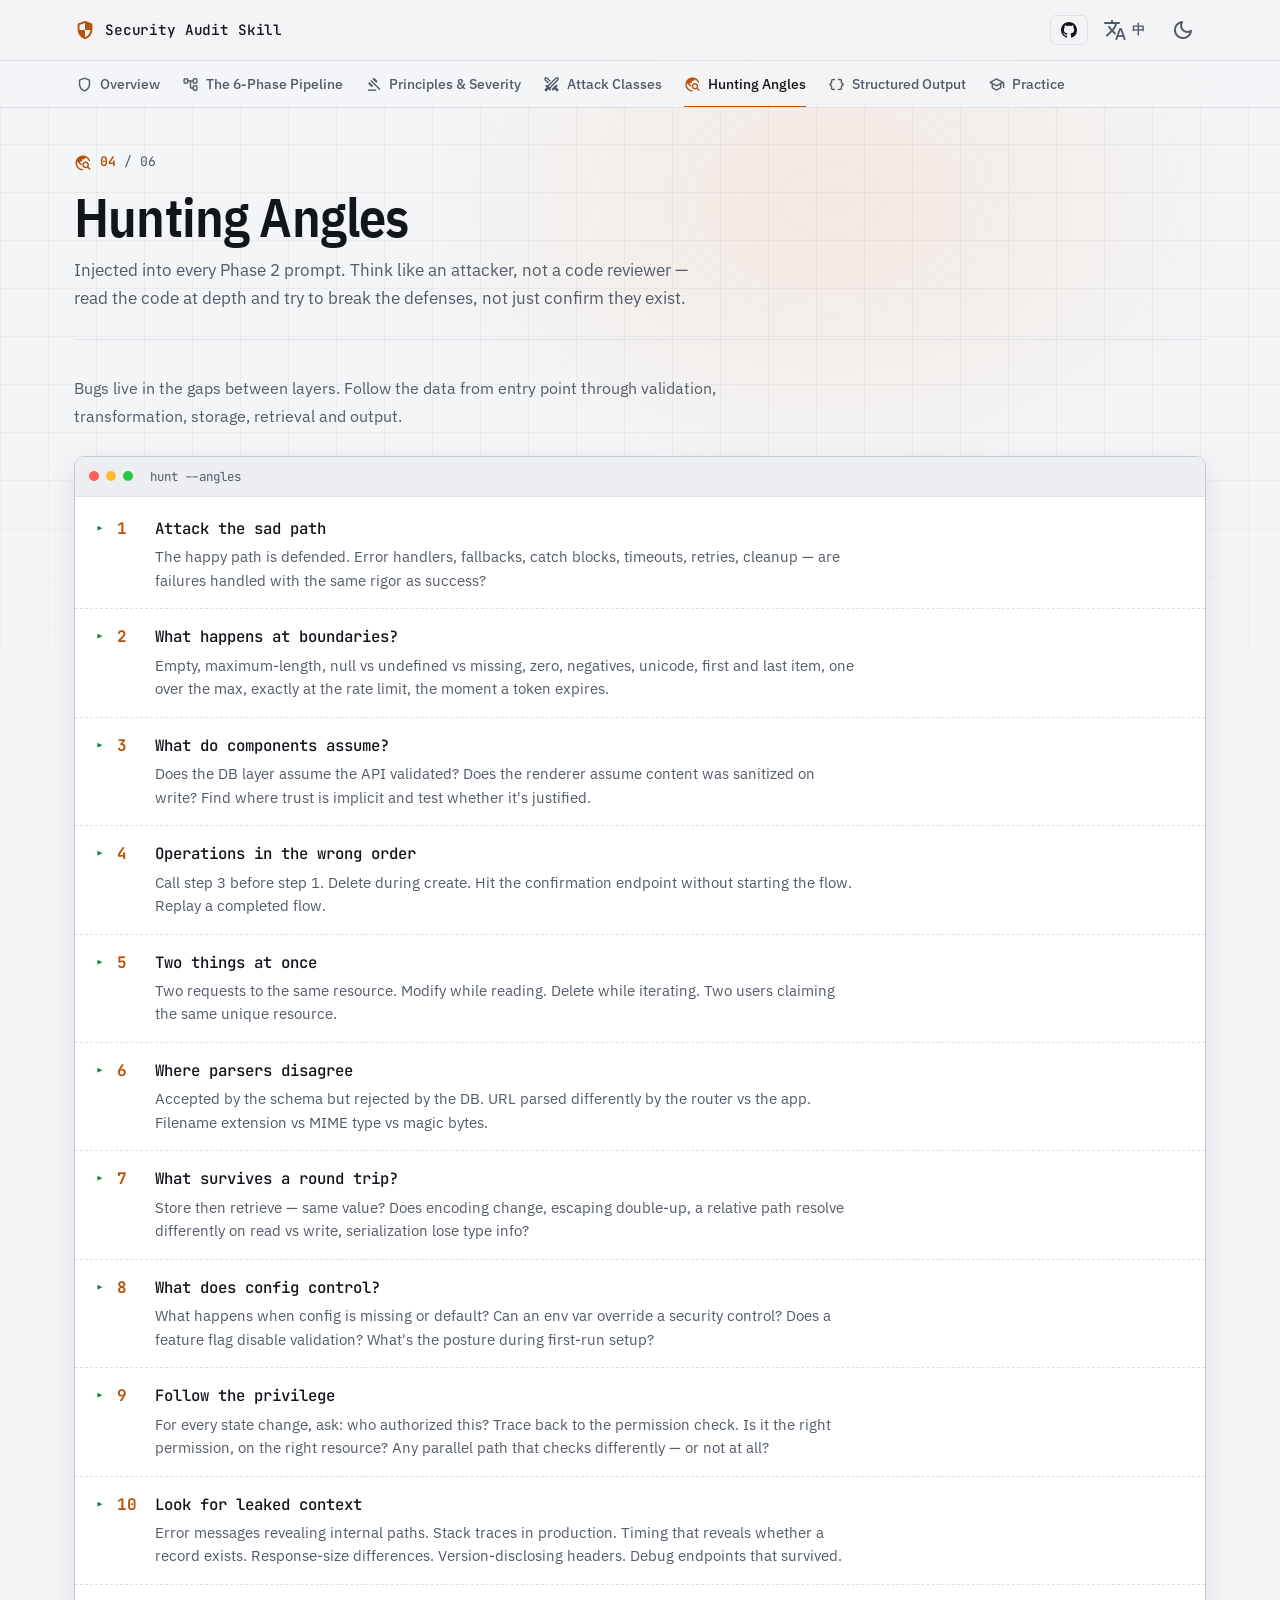
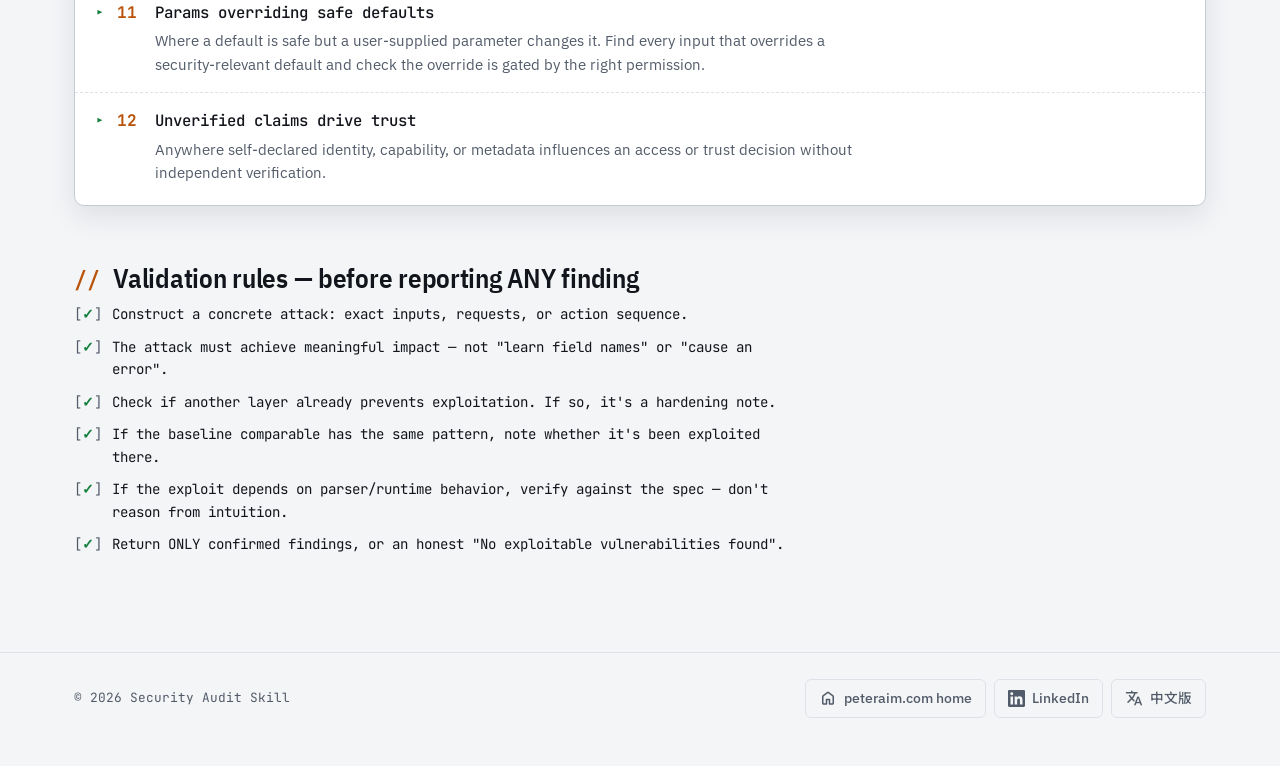
<file: hunting.html>
<!DOCTYPE html>
<html lang="en" data-theme="dark">
<head>
  <meta charset="UTF-8" />
  <script>try{document.documentElement.setAttribute("data-theme",localStorage.getItem("theme")||(matchMedia("(prefers-color-scheme: light)").matches?"light":"dark"))}catch(e){}</script>
  <title>Hunting Angles · Security Audit Skill</title>
  <!-- Google tag (gtag.js) -->
  <script async src="https://www.googletagmanager.com/gtag/js?id=G-RM0FBMMBLL"></script>
  <script>
    window.dataLayer = window.dataLayer || [];
    function gtag(){dataLayer.push(arguments);}
    gtag('js', new Date());
    gtag('config', 'G-RM0FBMMBLL');
  </script>
  <meta name="viewport" content="width=device-width, initial-scale=1.0, viewport-fit=cover" />
  <meta name="description" content="The twelve hunting angles injected into every Phase 2 prompt — attack the sad path, boundaries, implicit trust between components, races, parser differentials — plus the validation rules applied before reporting any finding." />
  <meta name="theme-color" content="#0A0C10" />
  <link rel="icon" href="data:image/svg+xml,<svg xmlns='http://www.w3.org/2000/svg' viewBox='0 0 32 32'><rect width='32' height='32' rx='7' fill='%23FF8A3D'/><path d='M16 5 L25 8 V15 C25 21 21 25 16 27 C11 25 7 21 7 15 V8 Z' fill='%230A0C12'/><path d='M12.4 16 l2.5 2.5 L20 13.3' fill='none' stroke='%23FF8A3D' stroke-width='2.3' stroke-linecap='round' stroke-linejoin='round'/></svg>" />
  <link rel="canonical" href="https://cloudflare-security-skill.peteraim.com/hunting.html" />
  <link rel="alternate" hreflang="en" href="https://cloudflare-security-skill.peteraim.com/hunting.html" />
  <link rel="alternate" hreflang="zh-Hant" href="https://cloudflare-security-skill.peteraim.com/zh-Hant/hunting.html" />
  <link rel="alternate" hreflang="x-default" href="https://cloudflare-security-skill.peteraim.com/hunting.html" />
  <meta property="og:type" content="article" />
  <meta property="og:site_name" content="Security Audit Skill" />
  <meta property="og:title" content="Hunting Angles · Security Audit Skill" />
  <meta property="og:description" content="Twelve angles for thinking like an attacker, plus the validation rules." />
  <meta property="og:url" content="https://cloudflare-security-skill.peteraim.com/hunting.html" />
  <meta name="twitter:card" content="summary_large_image" />
  <link rel="preconnect" href="https://fonts.googleapis.com" />
  <link rel="preconnect" href="https://fonts.gstatic.com" crossorigin />
  <link href="https://fonts.googleapis.com/css2?family=IBM+Plex+Sans+Condensed:wght@500;600;700&family=IBM+Plex+Sans:wght@400;500;600&family=JetBrains+Mono:wght@400;500;700&family=Noto+Sans+TC:wght@400;500;700&display=swap" rel="stylesheet" />
  <link href="https://fonts.googleapis.com/css2?family=Material+Symbols+Rounded:opsz,wght,FILL,GRAD@24,400,0,0&display=swap" rel="stylesheet" />
  <link rel="stylesheet" href="assets/styles.css" />
  <meta property="og:image" content="https://cloudflare-security-skill.peteraim.com/og-image.png">
  <meta property="og:image:width" content="1200">
  <meta property="og:image:height" content="630">
  <meta name="twitter:image" content="https://cloudflare-security-skill.peteraim.com/og-image.png">
</head>
<body data-page="hunting">
  <main id="page" class="page page--hunting">
<header class="page-head"><p class="page-head__mark"><span class="material-symbols-rounded" aria-hidden="true">travel_explore</span><span class="page-head__n">04</span><span class="page-head__of">/ 06</span></p><h1>Hunting Angles</h1><p class="page-head__sub">Injected into every Phase 2 prompt. Think like an attacker, not a code reviewer — read the code at depth and try to break the defenses, not just confirm they exist.</p></header><p class="lead" data-item="">Bugs live in the gaps between layers. Follow the data from entry point through validation, transformation, storage, retrieval and output.</p><div class="console" data-item=""><div class="console__bar" aria-hidden="true"><span class="terminal__dot"></span><span class="terminal__dot"></span><span class="terminal__dot"></span><span class="console__name">hunt --angles</span></div><div class="console__body"><div class="cline" data-item=""><span class="cline__prompt" aria-hidden="true">▸</span><span class="cline__n">1</span><div class="cline__text"><b class="cline__title">Attack the sad path</b><p class="cline__body">The happy path is defended. Error handlers, fallbacks, catch blocks, timeouts, retries, cleanup — are failures handled with the same rigor as success?</p></div></div><div class="cline" data-item=""><span class="cline__prompt" aria-hidden="true">▸</span><span class="cline__n">2</span><div class="cline__text"><b class="cline__title">What happens at boundaries?</b><p class="cline__body">Empty, maximum-length, null vs undefined vs missing, zero, negatives, unicode, first and last item, one over the max, exactly at the rate limit, the moment a token expires.</p></div></div><div class="cline" data-item=""><span class="cline__prompt" aria-hidden="true">▸</span><span class="cline__n">3</span><div class="cline__text"><b class="cline__title">What do components assume?</b><p class="cline__body">Does the DB layer assume the API validated? Does the renderer assume content was sanitized on write? Find where trust is implicit and test whether it's justified.</p></div></div><div class="cline" data-item=""><span class="cline__prompt" aria-hidden="true">▸</span><span class="cline__n">4</span><div class="cline__text"><b class="cline__title">Operations in the wrong order</b><p class="cline__body">Call step 3 before step 1. Delete during create. Hit the confirmation endpoint without starting the flow. Replay a completed flow.</p></div></div><div class="cline" data-item=""><span class="cline__prompt" aria-hidden="true">▸</span><span class="cline__n">5</span><div class="cline__text"><b class="cline__title">Two things at once</b><p class="cline__body">Two requests to the same resource. Modify while reading. Delete while iterating. Two users claiming the same unique resource.</p></div></div><div class="cline" data-item=""><span class="cline__prompt" aria-hidden="true">▸</span><span class="cline__n">6</span><div class="cline__text"><b class="cline__title">Where parsers disagree</b><p class="cline__body">Accepted by the schema but rejected by the DB. URL parsed differently by the router vs the app. Filename extension vs MIME type vs magic bytes.</p></div></div><div class="cline" data-item=""><span class="cline__prompt" aria-hidden="true">▸</span><span class="cline__n">7</span><div class="cline__text"><b class="cline__title">What survives a round trip?</b><p class="cline__body">Store then retrieve — same value? Does encoding change, escaping double-up, a relative path resolve differently on read vs write, serialization lose type info?</p></div></div><div class="cline" data-item=""><span class="cline__prompt" aria-hidden="true">▸</span><span class="cline__n">8</span><div class="cline__text"><b class="cline__title">What does config control?</b><p class="cline__body">What happens when config is missing or default? Can an env var override a security control? Does a feature flag disable validation? What's the posture during first-run setup?</p></div></div><div class="cline" data-item=""><span class="cline__prompt" aria-hidden="true">▸</span><span class="cline__n">9</span><div class="cline__text"><b class="cline__title">Follow the privilege</b><p class="cline__body">For every state change, ask: who authorized this? Trace back to the permission check. Is it the right permission, on the right resource? Any parallel path that checks differently — or not at all?</p></div></div><div class="cline" data-item=""><span class="cline__prompt" aria-hidden="true">▸</span><span class="cline__n">10</span><div class="cline__text"><b class="cline__title">Look for leaked context</b><p class="cline__body">Error messages revealing internal paths. Stack traces in production. Timing that reveals whether a record exists. Response-size differences. Version-disclosing headers. Debug endpoints that survived.</p></div></div><div class="cline" data-item=""><span class="cline__prompt" aria-hidden="true">▸</span><span class="cline__n">11</span><div class="cline__text"><b class="cline__title">Params overriding safe defaults</b><p class="cline__body">Where a default is safe but a user-supplied parameter changes it. Find every input that overrides a security-relevant default and check the override is gated by the right permission.</p></div></div><div class="cline" data-item=""><span class="cline__prompt" aria-hidden="true">▸</span><span class="cline__n">12</span><div class="cline__text"><b class="cline__title">Unverified claims drive trust</b><p class="cline__body">Anywhere self-declared identity, capability, or metadata influences an access or trust decision without independent verification.</p></div></div></div></div><section class="block" aria-labelledby="rulesH"><h2 class="block__title" id="rulesH"><span class="section-label__hash">//</span> Validation rules — before reporting ANY finding</h2><ul class="cchecks"><li class="ccheck" data-item=""><span class="ccheck__box" aria-hidden="true">[<span class="ccheck__tick">✓</span>]</span><span>Construct a concrete attack: exact inputs, requests, or action sequence.</span></li><li class="ccheck" data-item=""><span class="ccheck__box" aria-hidden="true">[<span class="ccheck__tick">✓</span>]</span><span>The attack must achieve meaningful impact — not "learn field names" or "cause an error".</span></li><li class="ccheck" data-item=""><span class="ccheck__box" aria-hidden="true">[<span class="ccheck__tick">✓</span>]</span><span>Check if another layer already prevents exploitation. If so, it's a hardening note.</span></li><li class="ccheck" data-item=""><span class="ccheck__box" aria-hidden="true">[<span class="ccheck__tick">✓</span>]</span><span>If the baseline comparable has the same pattern, note whether it's been exploited there.</span></li><li class="ccheck" data-item=""><span class="ccheck__box" aria-hidden="true">[<span class="ccheck__tick">✓</span>]</span><span>If the exploit depends on parser/runtime behavior, verify against the spec — don't reason from intuition.</span></li><li class="ccheck" data-item=""><span class="ccheck__box" aria-hidden="true">[<span class="ccheck__tick">✓</span>]</span><span>Return ONLY confirmed findings, or an honest "No exploitable vulnerabilities found".</span></li></ul></section>
</main>
  <script src="data/data.js"></script>
  <script src="assets/shell.js"></script>
  <script src="assets/app.js"></script>
<p class="lang-alt-link" style="text-align:center;padding:12px;"><a href="/zh-Hant/hunting.html" hreflang="zh-Hant" rel="alternate" lang="zh-Hant">中文版</a></p>
</body>
</html>
</file>
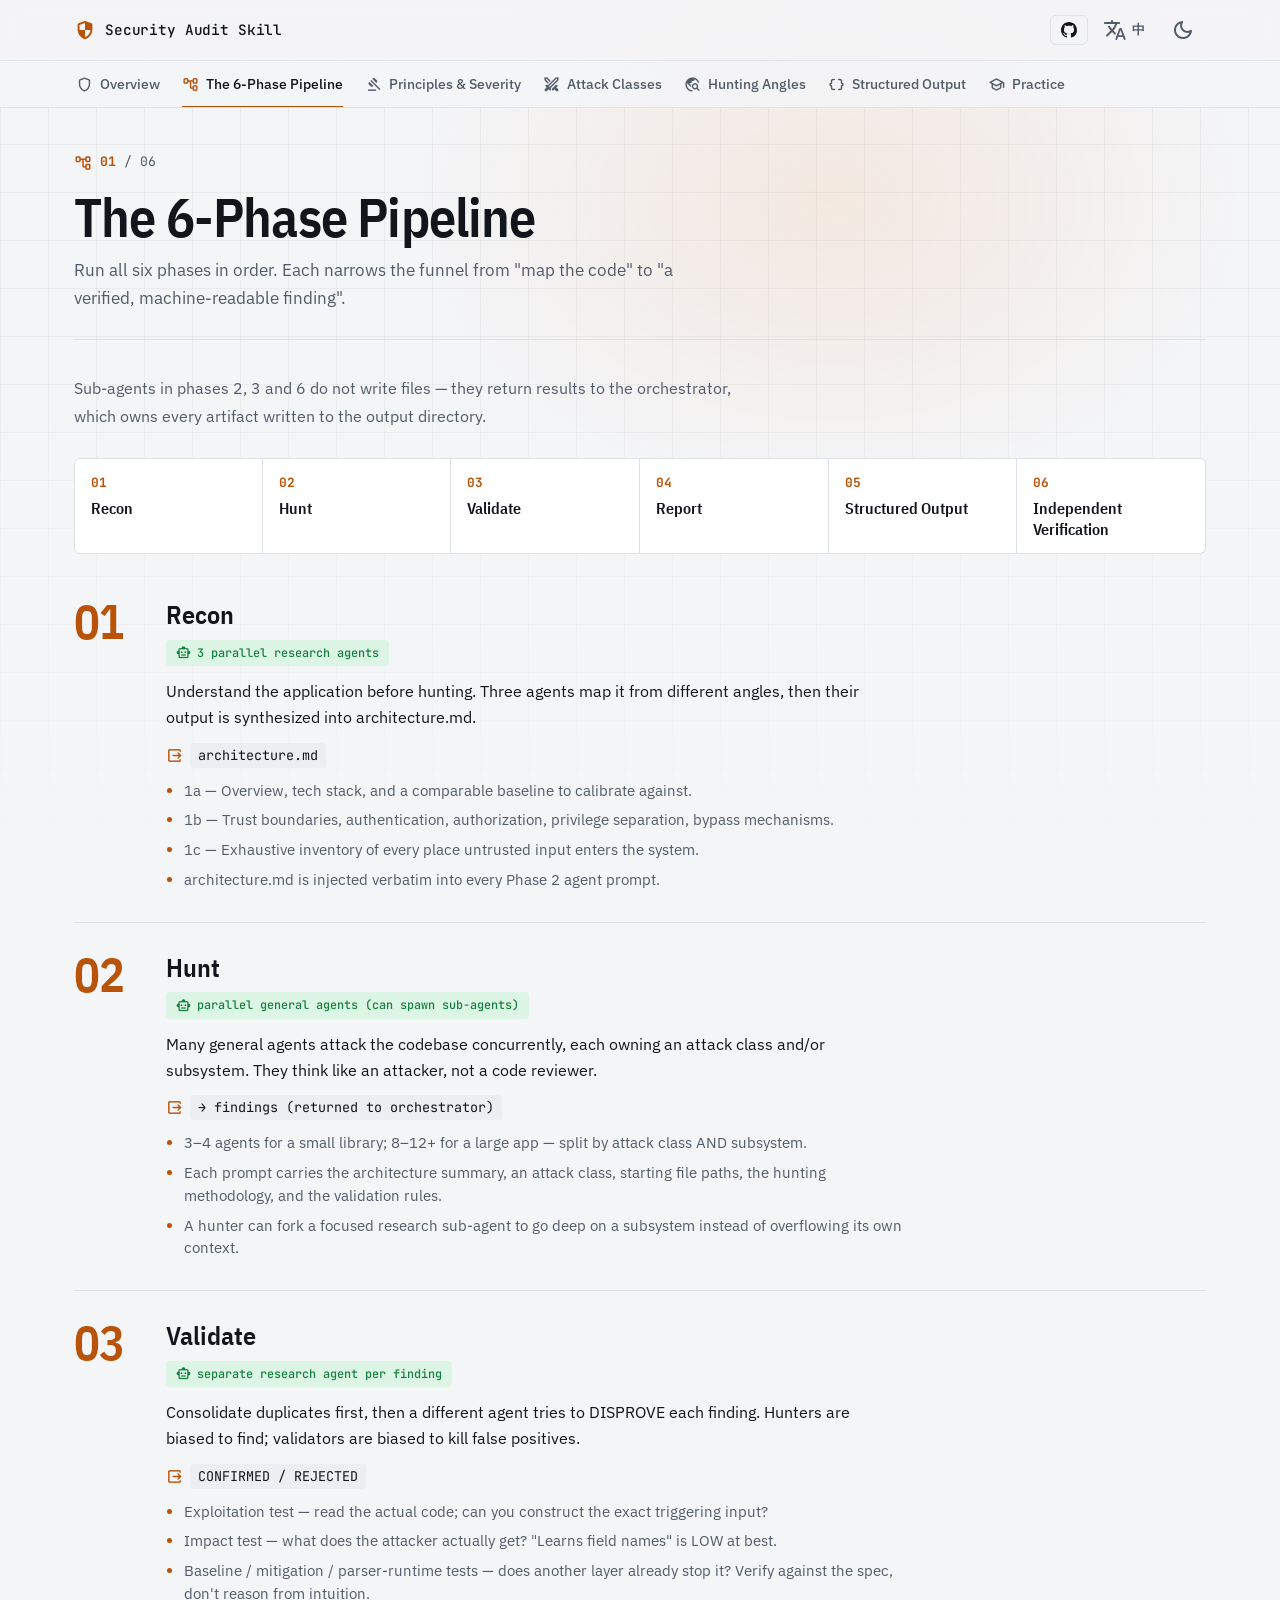
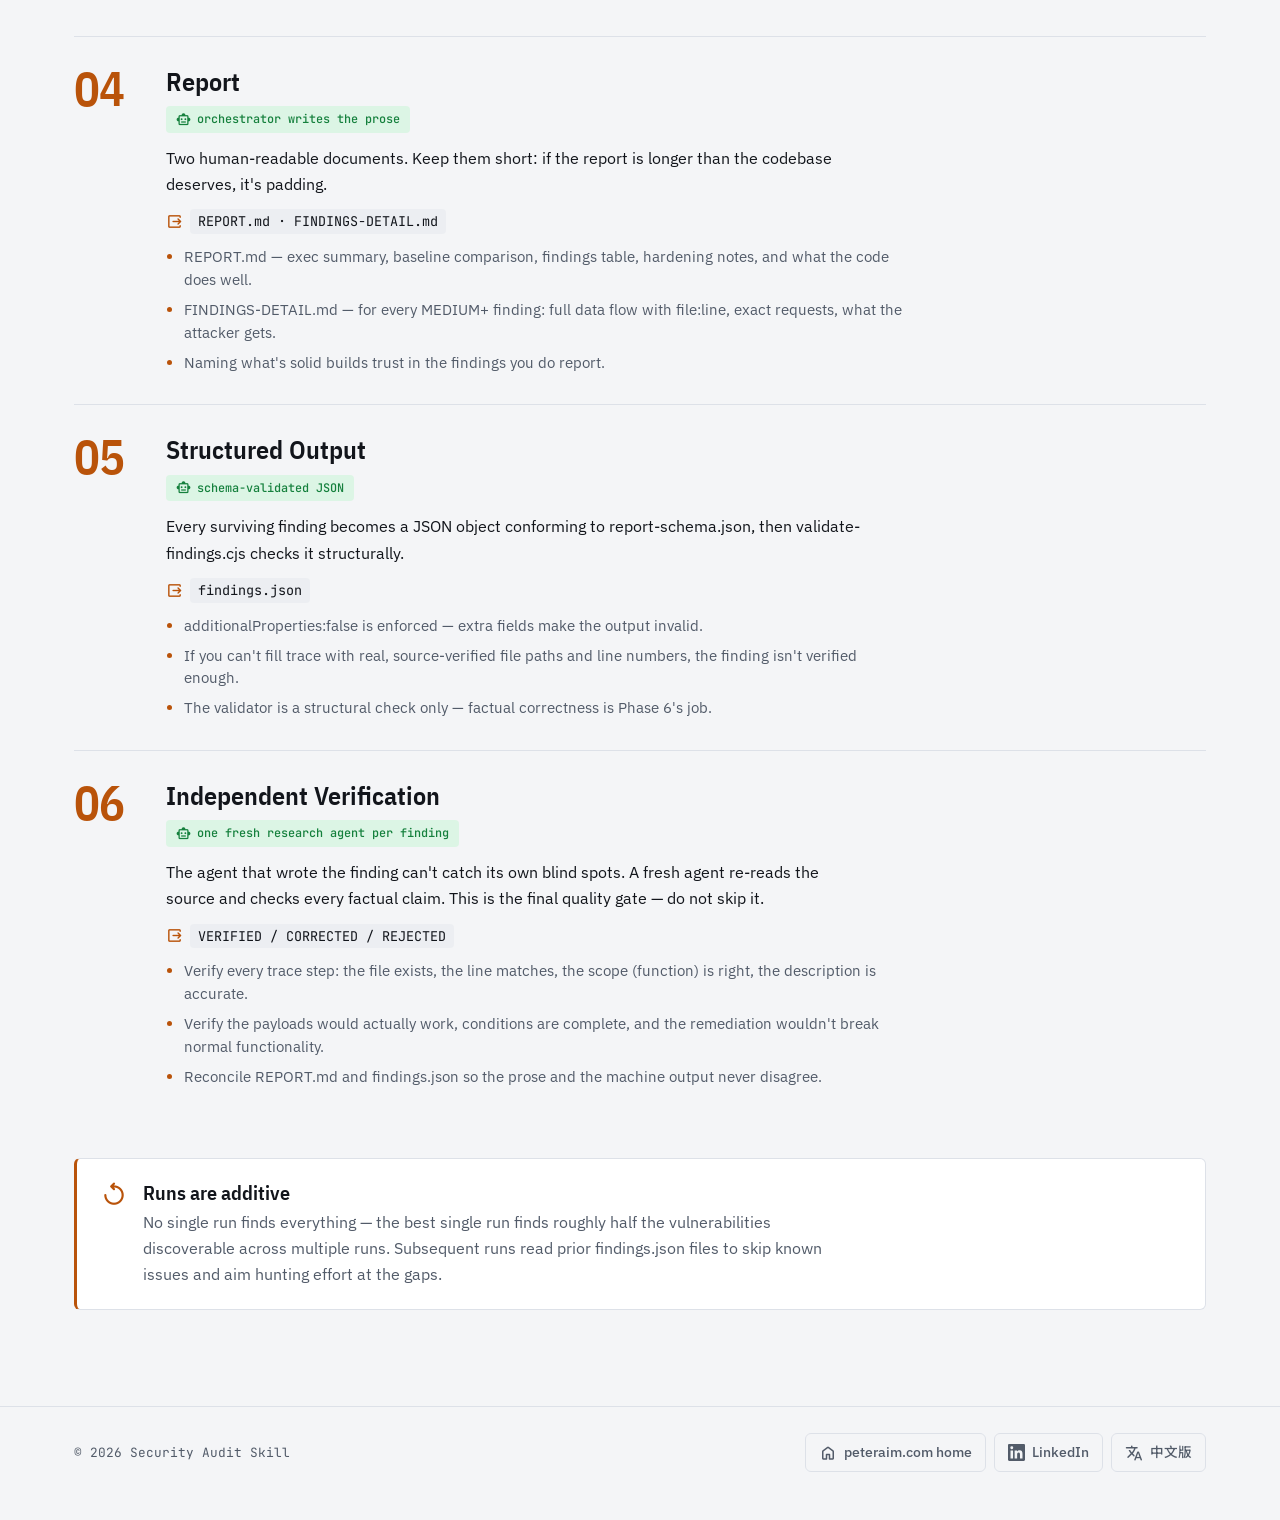
<file: pipeline.html>
<!DOCTYPE html>
<html lang="en" data-theme="dark">
<head>
  <meta charset="UTF-8" />
  <script>try{document.documentElement.setAttribute("data-theme",localStorage.getItem("theme")||(matchMedia("(prefers-color-scheme: light)").matches?"light":"dark"))}catch(e){}</script>
  <title>The 6-Phase Pipeline · Security Audit Skill</title>
  <!-- Google tag (gtag.js) -->
  <script async src="https://www.googletagmanager.com/gtag/js?id=G-RM0FBMMBLL"></script>
  <script>
    window.dataLayer = window.dataLayer || [];
    function gtag(){dataLayer.push(arguments);}
    gtag('js', new Date());
    gtag('config', 'G-RM0FBMMBLL');
  </script>
  <meta name="viewport" content="width=device-width, initial-scale=1.0, viewport-fit=cover" />
  <meta name="description" content="The skill's six-phase pipeline: recon, hunt, adversarial validation, report, structured output, and independent verification — how each phase narrows toward a verified finding." />
  <meta name="theme-color" content="#0A0C10" />
  <link rel="icon" href="data:image/svg+xml,<svg xmlns='http://www.w3.org/2000/svg' viewBox='0 0 32 32'><rect width='32' height='32' rx='7' fill='%23FF8A3D'/><path d='M16 5 L25 8 V15 C25 21 21 25 16 27 C11 25 7 21 7 15 V8 Z' fill='%230A0C12'/><path d='M12.4 16 l2.5 2.5 L20 13.3' fill='none' stroke='%23FF8A3D' stroke-width='2.3' stroke-linecap='round' stroke-linejoin='round'/></svg>" />
  <link rel="canonical" href="https://cloudflare-security-skill.peteraim.com/pipeline.html" />
  <link rel="alternate" hreflang="en" href="https://cloudflare-security-skill.peteraim.com/pipeline.html" />
  <link rel="alternate" hreflang="zh-Hant" href="https://cloudflare-security-skill.peteraim.com/zh-Hant/pipeline.html" />
  <link rel="alternate" hreflang="x-default" href="https://cloudflare-security-skill.peteraim.com/pipeline.html" />
  <meta property="og:type" content="article" />
  <meta property="og:site_name" content="Security Audit Skill" />
  <meta property="og:title" content="The 6-Phase Pipeline · Security Audit Skill" />
  <meta property="og:description" content="Recon → Hunt → Validate → Report → Structured output → Independent verification." />
  <meta property="og:url" content="https://cloudflare-security-skill.peteraim.com/pipeline.html" />
  <meta name="twitter:card" content="summary_large_image" />
  <link rel="preconnect" href="https://fonts.googleapis.com" />
  <link rel="preconnect" href="https://fonts.gstatic.com" crossorigin />
  <link href="https://fonts.googleapis.com/css2?family=IBM+Plex+Sans+Condensed:wght@500;600;700&family=IBM+Plex+Sans:wght@400;500;600&family=JetBrains+Mono:wght@400;500;700&family=Noto+Sans+TC:wght@400;500;700&display=swap" rel="stylesheet" />
  <link href="https://fonts.googleapis.com/css2?family=Material+Symbols+Rounded:opsz,wght,FILL,GRAD@24,400,0,0&display=swap" rel="stylesheet" />
  <link rel="stylesheet" href="assets/styles.css" />
  <meta property="og:image" content="https://cloudflare-security-skill.peteraim.com/og-image.png">
  <meta property="og:image:width" content="1200">
  <meta property="og:image:height" content="630">
  <meta name="twitter:image" content="https://cloudflare-security-skill.peteraim.com/og-image.png">
</head>
<body data-page="pipeline">
  <main id="page" class="page page--pipeline">
<header class="page-head"><p class="page-head__mark"><span class="material-symbols-rounded" aria-hidden="true">account_tree</span><span class="page-head__n">01</span><span class="page-head__of">/ 06</span></p><h1>The 6-Phase Pipeline</h1><p class="page-head__sub">Run all six phases in order. Each narrows the funnel from "map the code" to "a verified, machine-readable finding".</p></header><p class="lead" data-item="">Sub-agents in phases 2, 3 and 6 do not write files — they return results to the orchestrator, which owns every artifact written to the output directory.</p><div class="flow" role="list" aria-label="pipeline"><a class="flow__node" role="listitem" href="#stage-recon"><span class="flow__num">01</span><span class="flow__label">Recon</span></a><span class="flow__arrow material-symbols-rounded" aria-hidden="true">chevron_right</span><a class="flow__node" role="listitem" href="#stage-hunt"><span class="flow__num">02</span><span class="flow__label">Hunt</span></a><span class="flow__arrow material-symbols-rounded" aria-hidden="true">chevron_right</span><a class="flow__node" role="listitem" href="#stage-validate"><span class="flow__num">03</span><span class="flow__label">Validate</span></a><span class="flow__arrow material-symbols-rounded" aria-hidden="true">chevron_right</span><a class="flow__node" role="listitem" href="#stage-report"><span class="flow__num">04</span><span class="flow__label">Report</span></a><span class="flow__arrow material-symbols-rounded" aria-hidden="true">chevron_right</span><a class="flow__node" role="listitem" href="#stage-structured"><span class="flow__num">05</span><span class="flow__label">Structured Output</span></a><span class="flow__arrow material-symbols-rounded" aria-hidden="true">chevron_right</span><a class="flow__node" role="listitem" href="#stage-verify"><span class="flow__num">06</span><span class="flow__label">Independent Verification</span></a></div><div class="stages"><section class="stage" id="stage-recon" data-item=""><div class="stage__head"><span class="stage__num">01</span><h3 class="stage__name">Recon</h3><span class="badge badge--agents"><span class="material-symbols-rounded" aria-hidden="true">smart_toy</span>3 parallel research agents</span></div><p class="stage__summary">Understand the application before hunting. Three agents map it from different angles, then their output is synthesized into architecture.md.</p><div class="step__out"><span class="material-symbols-rounded" aria-hidden="true">output</span><code>architecture.md</code></div><ul class="stage__detail"><li>1a — Overview, tech stack, and a comparable baseline to calibrate against.</li><li>1b — Trust boundaries, authentication, authorization, privilege separation, bypass mechanisms.</li><li>1c — Exhaustive inventory of every place untrusted input enters the system.</li><li>architecture.md is injected verbatim into every Phase 2 agent prompt.</li></ul></section><section class="stage" id="stage-hunt" data-item=""><div class="stage__head"><span class="stage__num">02</span><h3 class="stage__name">Hunt</h3><span class="badge badge--agents"><span class="material-symbols-rounded" aria-hidden="true">smart_toy</span>parallel general agents (can spawn sub-agents)</span></div><p class="stage__summary">Many general agents attack the codebase concurrently, each owning an attack class and/or subsystem. They think like an attacker, not a code reviewer.</p><div class="step__out"><span class="material-symbols-rounded" aria-hidden="true">output</span><code>→ findings (returned to orchestrator)</code></div><ul class="stage__detail"><li>3–4 agents for a small library; 8–12+ for a large app — split by attack class AND subsystem.</li><li>Each prompt carries the architecture summary, an attack class, starting file paths, the hunting methodology, and the validation rules.</li><li>A hunter can fork a focused research sub-agent to go deep on a subsystem instead of overflowing its own context.</li></ul></section><section class="stage" id="stage-validate" data-item=""><div class="stage__head"><span class="stage__num">03</span><h3 class="stage__name">Validate</h3><span class="badge badge--agents"><span class="material-symbols-rounded" aria-hidden="true">smart_toy</span>separate research agent per finding</span></div><p class="stage__summary">Consolidate duplicates first, then a different agent tries to DISPROVE each finding. Hunters are biased to find; validators are biased to kill false positives.</p><div class="step__out"><span class="material-symbols-rounded" aria-hidden="true">output</span><code>CONFIRMED / REJECTED</code></div><ul class="stage__detail"><li>Exploitation test — read the actual code; can you construct the exact triggering input?</li><li>Impact test — what does the attacker actually get? "Learns field names" is LOW at best.</li><li>Baseline / mitigation / parser-runtime tests — does another layer already stop it? Verify against the spec, don't reason from intuition.</li></ul></section><section class="stage" id="stage-report" data-item=""><div class="stage__head"><span class="stage__num">04</span><h3 class="stage__name">Report</h3><span class="badge badge--agents"><span class="material-symbols-rounded" aria-hidden="true">smart_toy</span>orchestrator writes the prose</span></div><p class="stage__summary">Two human-readable documents. Keep them short: if the report is longer than the codebase deserves, it's padding.</p><div class="step__out"><span class="material-symbols-rounded" aria-hidden="true">output</span><code>REPORT.md · FINDINGS-DETAIL.md</code></div><ul class="stage__detail"><li>REPORT.md — exec summary, baseline comparison, findings table, hardening notes, and what the code does well.</li><li>FINDINGS-DETAIL.md — for every MEDIUM+ finding: full data flow with file:line, exact requests, what the attacker gets.</li><li>Naming what's solid builds trust in the findings you do report.</li></ul></section><section class="stage" id="stage-structured" data-item=""><div class="stage__head"><span class="stage__num">05</span><h3 class="stage__name">Structured Output</h3><span class="badge badge--agents"><span class="material-symbols-rounded" aria-hidden="true">smart_toy</span>schema-validated JSON</span></div><p class="stage__summary">Every surviving finding becomes a JSON object conforming to report-schema.json, then validate-findings.cjs checks it structurally.</p><div class="step__out"><span class="material-symbols-rounded" aria-hidden="true">output</span><code>findings.json</code></div><ul class="stage__detail"><li>additionalProperties:false is enforced — extra fields make the output invalid.</li><li>If you can't fill trace with real, source-verified file paths and line numbers, the finding isn't verified enough.</li><li>The validator is a structural check only — factual correctness is Phase 6's job.</li></ul></section><section class="stage" id="stage-verify" data-item=""><div class="stage__head"><span class="stage__num">06</span><h3 class="stage__name">Independent Verification</h3><span class="badge badge--agents"><span class="material-symbols-rounded" aria-hidden="true">smart_toy</span>one fresh research agent per finding</span></div><p class="stage__summary">The agent that wrote the finding can't catch its own blind spots. A fresh agent re-reads the source and checks every factual claim. This is the final quality gate — do not skip it.</p><div class="step__out"><span class="material-symbols-rounded" aria-hidden="true">output</span><code>VERIFIED / CORRECTED / REJECTED</code></div><ul class="stage__detail"><li>Verify every trace step: the file exists, the line matches, the scope (function) is right, the description is accurate.</li><li>Verify the payloads would actually work, conditions are complete, and the remediation wouldn't break normal functionality.</li><li>Reconcile REPORT.md and findings.json so the prose and the machine output never disagree.</li></ul></section></div><section class="callout" data-item=""><span class="material-symbols-rounded callout__icon" aria-hidden="true">replay</span><div><h3 class="callout__title">Runs are additive</h3><p class="callout__body">No single run finds everything — the best single run finds roughly half the vulnerabilities discoverable across multiple runs. Subsequent runs read prior findings.json files to skip known issues and aim hunting effort at the gaps.</p></div></section>
</main>
  <script src="data/data.js"></script>
  <script src="assets/shell.js"></script>
  <script src="assets/app.js"></script>
<p class="lang-alt-link" style="text-align:center;padding:12px;"><a href="/zh-Hant/pipeline.html" hreflang="zh-Hant" rel="alternate" lang="zh-Hant">中文版</a></p>
</body>
</html>
</file>
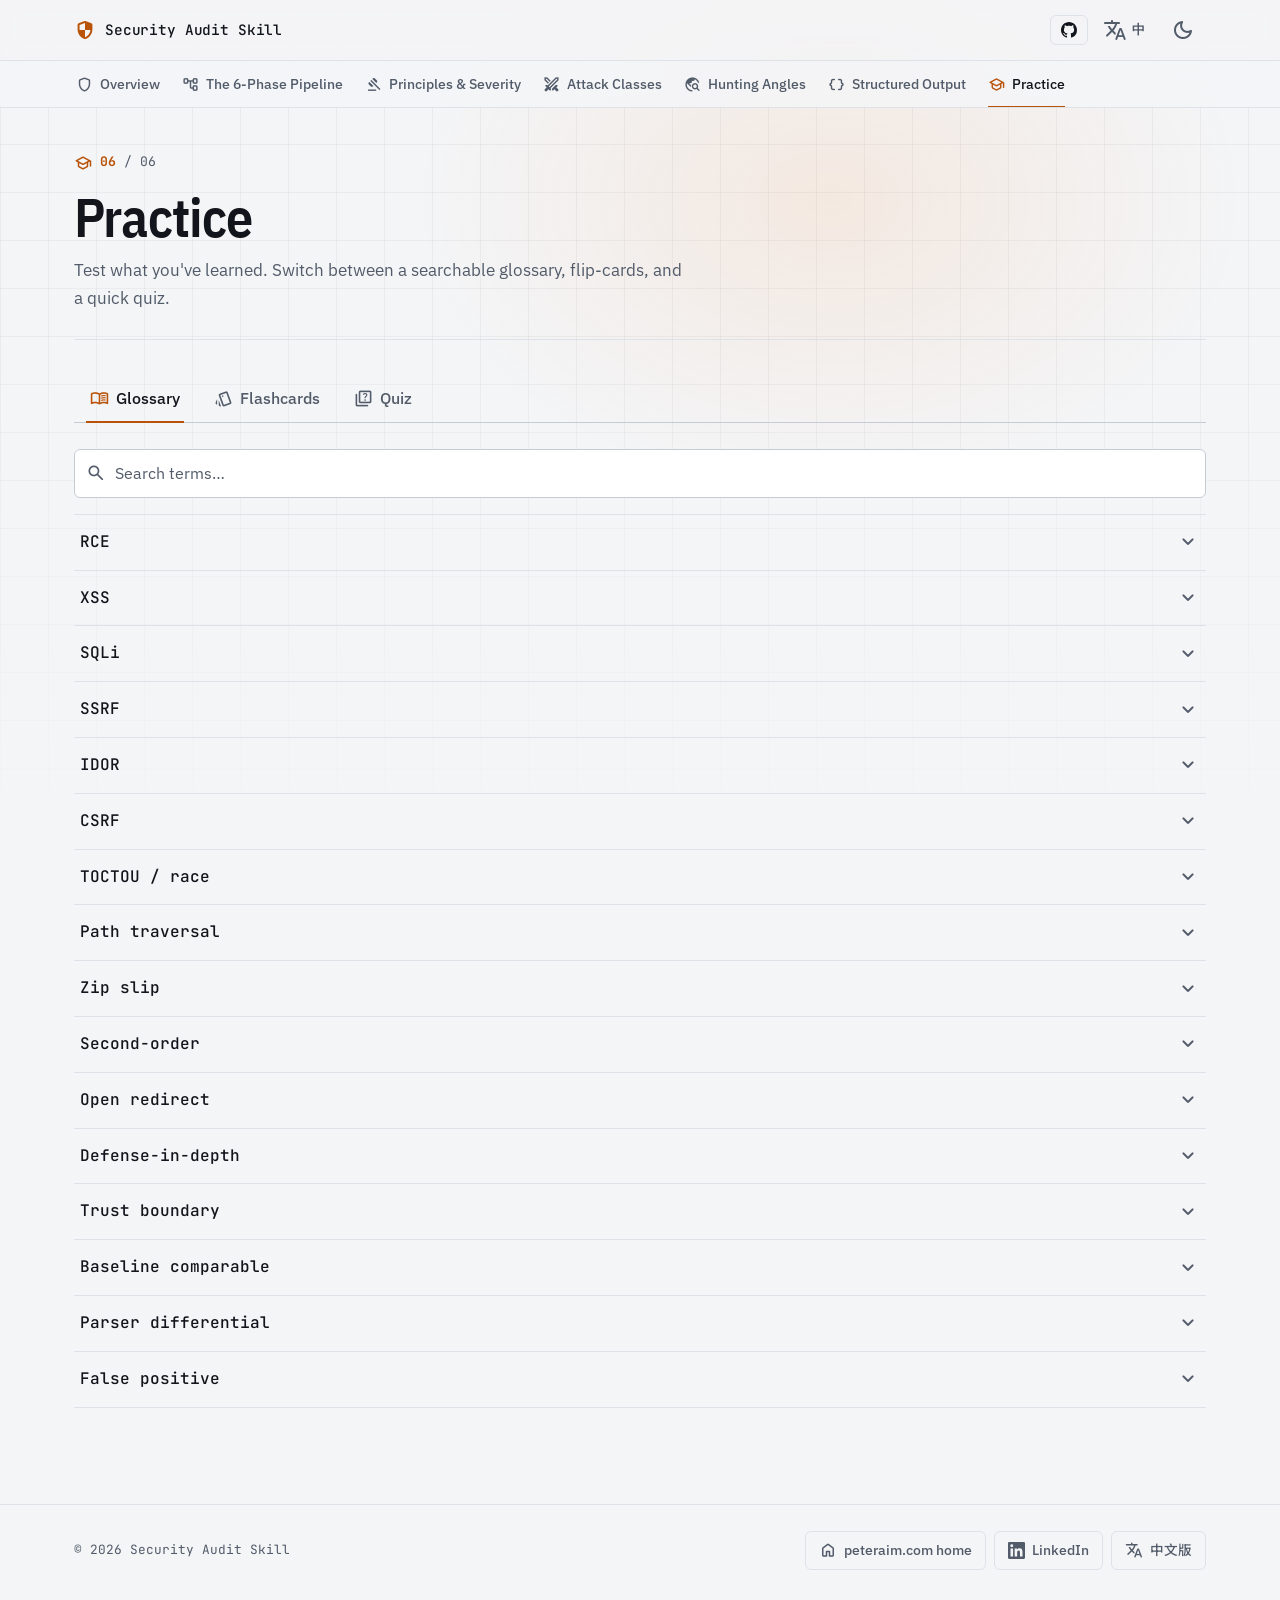
<file: practice.html>
<!DOCTYPE html>
<html lang="en" data-theme="dark">
<head>
  <meta charset="UTF-8" />
  <script>try{document.documentElement.setAttribute("data-theme",localStorage.getItem("theme")||(matchMedia("(prefers-color-scheme: light)").matches?"light":"dark"))}catch(e){}</script>
  <title>Practice · Security Audit Skill</title>
  <!-- Google tag (gtag.js) -->
  <script async src="https://www.googletagmanager.com/gtag/js?id=G-RM0FBMMBLL"></script>
  <script>
    window.dataLayer = window.dataLayer || [];
    function gtag(){dataLayer.push(arguments);}
    gtag('js', new Date());
    gtag('config', 'G-RM0FBMMBLL');
  </script>
  <meta name="viewport" content="width=device-width, initial-scale=1.0, viewport-fit=cover" />
  <meta name="description" content="Test your understanding of the security-audit skill: a searchable glossary of security terms, flip-cards for the attack classes and phases, and a scored quiz on the core principles." />
  <meta name="theme-color" content="#0A0C10" />
  <link rel="icon" href="data:image/svg+xml,<svg xmlns='http://www.w3.org/2000/svg' viewBox='0 0 32 32'><rect width='32' height='32' rx='7' fill='%23FF8A3D'/><path d='M16 5 L25 8 V15 C25 21 21 25 16 27 C11 25 7 21 7 15 V8 Z' fill='%230A0C12'/><path d='M12.4 16 l2.5 2.5 L20 13.3' fill='none' stroke='%23FF8A3D' stroke-width='2.3' stroke-linecap='round' stroke-linejoin='round'/></svg>" />
  <link rel="canonical" href="https://cloudflare-security-skill.peteraim.com/practice.html" />
  <link rel="alternate" hreflang="en" href="https://cloudflare-security-skill.peteraim.com/practice.html" />
  <link rel="alternate" hreflang="zh-Hant" href="https://cloudflare-security-skill.peteraim.com/zh-Hant/practice.html" />
  <link rel="alternate" hreflang="x-default" href="https://cloudflare-security-skill.peteraim.com/practice.html" />
  <meta property="og:type" content="article" />
  <meta property="og:site_name" content="Security Audit Skill" />
  <meta property="og:title" content="Practice · Security Audit Skill" />
  <meta property="og:description" content="A glossary, flashcards, and a quiz." />
  <meta property="og:url" content="https://cloudflare-security-skill.peteraim.com/practice.html" />
  <meta name="twitter:card" content="summary_large_image" />
  <link rel="preconnect" href="https://fonts.googleapis.com" />
  <link rel="preconnect" href="https://fonts.gstatic.com" crossorigin />
  <link href="https://fonts.googleapis.com/css2?family=IBM+Plex+Sans+Condensed:wght@500;600;700&family=IBM+Plex+Sans:wght@400;500;600&family=JetBrains+Mono:wght@400;500;700&family=Noto+Sans+TC:wght@400;500;700&display=swap" rel="stylesheet" />
  <link href="https://fonts.googleapis.com/css2?family=Material+Symbols+Rounded:opsz,wght,FILL,GRAD@24,400,0,0&display=swap" rel="stylesheet" />
  <link rel="stylesheet" href="assets/styles.css" />
  <meta property="og:image" content="https://cloudflare-security-skill.peteraim.com/og-image.png">
  <meta property="og:image:width" content="1200">
  <meta property="og:image:height" content="630">
  <meta name="twitter:image" content="https://cloudflare-security-skill.peteraim.com/og-image.png">
</head>
<body data-page="practice">
  <main id="page" class="page page--practice">
<header class="page-head"><p class="page-head__mark"><span class="material-symbols-rounded" aria-hidden="true">school</span><span class="page-head__n">06</span><span class="page-head__of">/ 06</span></p><h1>Practice</h1><p class="page-head__sub">Test what you've learned. Switch between a searchable glossary, flip-cards, and a quick quiz.</p></header><div class="ltabs" role="tablist"><button class="ltab ltab--active" type="button" role="tab" aria-selected="true" data-tab="glossary"><span class="material-symbols-rounded" aria-hidden="true">menu_book</span>Glossary</button><button class="ltab" type="button" role="tab" aria-selected="false" data-tab="flashcards"><span class="material-symbols-rounded" aria-hidden="true">style</span>Flashcards</button><button class="ltab" type="button" role="tab" aria-selected="false" data-tab="quiz"><span class="material-symbols-rounded" aria-hidden="true">quiz</span>Quiz</button></div><div id="practicePanel" class="ltabpanel" data-item=""><div class="toolbar"><div class="search-wrap"><span class="material-symbols-rounded search-ic" aria-hidden="true">search</span><input id="gloSearch" class="search" type="search" autocomplete="off" placeholder="Search terms…" aria-label="Search"></div></div><div class="glo-list" id="gloList"><details class="glo" data-item="" data-hay="rce remote code execution — running attacker-chosen code on the target. unauthenticated rce is critical."><summary class="glo__term"><span>RCE</span><span class="material-symbols-rounded glo__chev" aria-hidden="true">expand_more</span></summary><p class="glo__def">Remote Code Execution — running attacker-chosen code on the target. Unauthenticated RCE is CRITICAL.</p></details><details class="glo" data-item="" data-hay="xss cross-site scripting — injecting script into pages others view. stored xss firing for all users is high."><summary class="glo__term"><span>XSS</span><span class="material-symbols-rounded glo__chev" aria-hidden="true">expand_more</span></summary><p class="glo__def">Cross-Site Scripting — injecting script into pages others view. Stored XSS firing for all users is HIGH.</p></details><details class="glo" data-item="" data-hay="sqli sql injection — manipulating a database query via unescaped input. check every sql.raw() and dynamic identifier."><summary class="glo__term"><span>SQLi</span><span class="material-symbols-rounded glo__chev" aria-hidden="true">expand_more</span></summary><p class="glo__def">SQL Injection — manipulating a database query via unescaped input. Check every sql.raw() and dynamic identifier.</p></details><details class="glo" data-item="" data-hay="ssrf server-side request forgery — making the server fetch an attacker-controlled url. watch redirects, dns rebinding, webhooks."><summary class="glo__term"><span>SSRF</span><span class="material-symbols-rounded glo__chev" aria-hidden="true">expand_more</span></summary><p class="glo__def">Server-Side Request Forgery — making the server fetch an attacker-controlled URL. Watch redirects, DNS rebinding, webhooks.</p></details><details class="glo" data-item="" data-hay="idor insecure direct object reference — accessing another user's object by changing an id, with no authorization check."><summary class="glo__term"><span>IDOR</span><span class="material-symbols-rounded glo__chev" aria-hidden="true">expand_more</span></summary><p class="glo__def">Insecure Direct Object Reference — accessing another user's object by changing an ID, with no authorization check.</p></details><details class="glo" data-item="" data-hay="csrf cross-site request forgery — tricking a logged-in user's browser into a state-changing request. medium when it has real effect."><summary class="glo__term"><span>CSRF</span><span class="material-symbols-rounded glo__chev" aria-hidden="true">expand_more</span></summary><p class="glo__def">Cross-Site Request Forgery — tricking a logged-in user's browser into a state-changing request. MEDIUM when it has real effect.</p></details><details class="glo" data-item="" data-hay="toctou / race time-of-check to time-of-use — a gap between checking and using lets state change in between. the classic check-then-act bug."><summary class="glo__term"><span>TOCTOU / race</span><span class="material-symbols-rounded glo__chev" aria-hidden="true">expand_more</span></summary><p class="glo__def">Time-Of-Check to Time-Of-Use — a gap between checking and using lets state change in between. The classic check-then-act bug.</p></details><details class="glo" data-item="" data-hay="path traversal escaping the intended directory via ../, symlinks, encoded sequences or null bytes to read/write arbitrary files."><summary class="glo__term"><span>Path traversal</span><span class="material-symbols-rounded glo__chev" aria-hidden="true">expand_more</span></summary><p class="glo__def">Escaping the intended directory via ../, symlinks, encoded sequences or null bytes to read/write arbitrary files.</p></details><details class="glo" data-item="" data-hay="zip slip archive extraction writing entries outside the target directory because paths aren't constrained."><summary class="glo__term"><span>Zip slip</span><span class="material-symbols-rounded glo__chev" aria-hidden="true">expand_more</span></summary><p class="glo__def">Archive extraction writing entries outside the target directory because paths aren't constrained.</p></details><details class="glo" data-item="" data-hay="second-order data safe when stored becomes dangerous when later used in a different context — a sql-safe value used as a json-path key."><summary class="glo__term"><span>Second-order</span><span class="material-symbols-rounded glo__chev" aria-hidden="true">expand_more</span></summary><p class="glo__def">Data safe when stored becomes dangerous when later used in a different context — a SQL-safe value used as a JSON-path key.</p></details><details class="glo" data-item="" data-hay="open redirect a redirect parameter (redirect/return/next/url) sent somewhere unvalidated — a building block for token theft and phishing."><summary class="glo__term"><span>Open redirect</span><span class="material-symbols-rounded glo__chev" aria-hidden="true">expand_more</span></summary><p class="glo__def">A redirect parameter (redirect/return/next/url) sent somewhere unvalidated — a building block for token theft and phishing.</p></details><details class="glo" data-item="" data-hay="defense-in-depth layered controls. if layer a already blocks the attack, the absence of layer b is a hardening note, not a vulnerability."><summary class="glo__term"><span>Defense-in-depth</span><span class="material-symbols-rounded glo__chev" aria-hidden="true">expand_more</span></summary><p class="glo__def">Layered controls. If Layer A already blocks the attack, the absence of Layer B is a hardening note, not a vulnerability.</p></details><details class="glo" data-item="" data-hay="trust boundary where untrusted input crosses into a trusted context. bugs cluster where one component implicitly trusts another."><summary class="glo__term"><span>Trust boundary</span><span class="material-symbols-rounded glo__chev" aria-hidden="true">expand_more</span></summary><p class="glo__def">Where untrusted input crosses into a trusted context. Bugs cluster where one component implicitly trusts another.</p></details><details class="glo" data-item="" data-hay="baseline comparable comparable mainstream software used to calibrate findings. exploited there → stronger finding; never exploited → understand why."><summary class="glo__term"><span>Baseline comparable</span><span class="material-symbols-rounded glo__chev" aria-hidden="true">expand_more</span></summary><p class="glo__def">Comparable mainstream software used to calibrate findings. Exploited there → stronger finding; never exploited → understand why.</p></details><details class="glo" data-item="" data-hay="parser differential two components parse the same input differently — the router and the app disagree on a url, opening a bypass."><summary class="glo__term"><span>Parser differential</span><span class="material-symbols-rounded glo__chev" aria-hidden="true">expand_more</span></summary><p class="glo__def">Two components parse the same input differently — the router and the app disagree on a URL, opening a bypass.</p></details><details class="glo" data-item="" data-hay="false positive a reported &quot;vulnerability&quot; that isn't real. phase 3's whole job is to kill these adversarially."><summary class="glo__term"><span>False positive</span><span class="material-symbols-rounded glo__chev" aria-hidden="true">expand_more</span></summary><p class="glo__def">A reported "vulnerability" that isn't real. Phase 3's whole job is to kill these adversarially.</p></details></div></div>
</main>
  <script src="data/data.js"></script>
  <script src="assets/shell.js"></script>
  <script src="assets/app.js"></script>
<p class="lang-alt-link" style="text-align:center;padding:12px;"><a href="/zh-Hant/practice.html" hreflang="zh-Hant" rel="alternate" lang="zh-Hant">中文版</a></p>
</body>
</html>
</file>
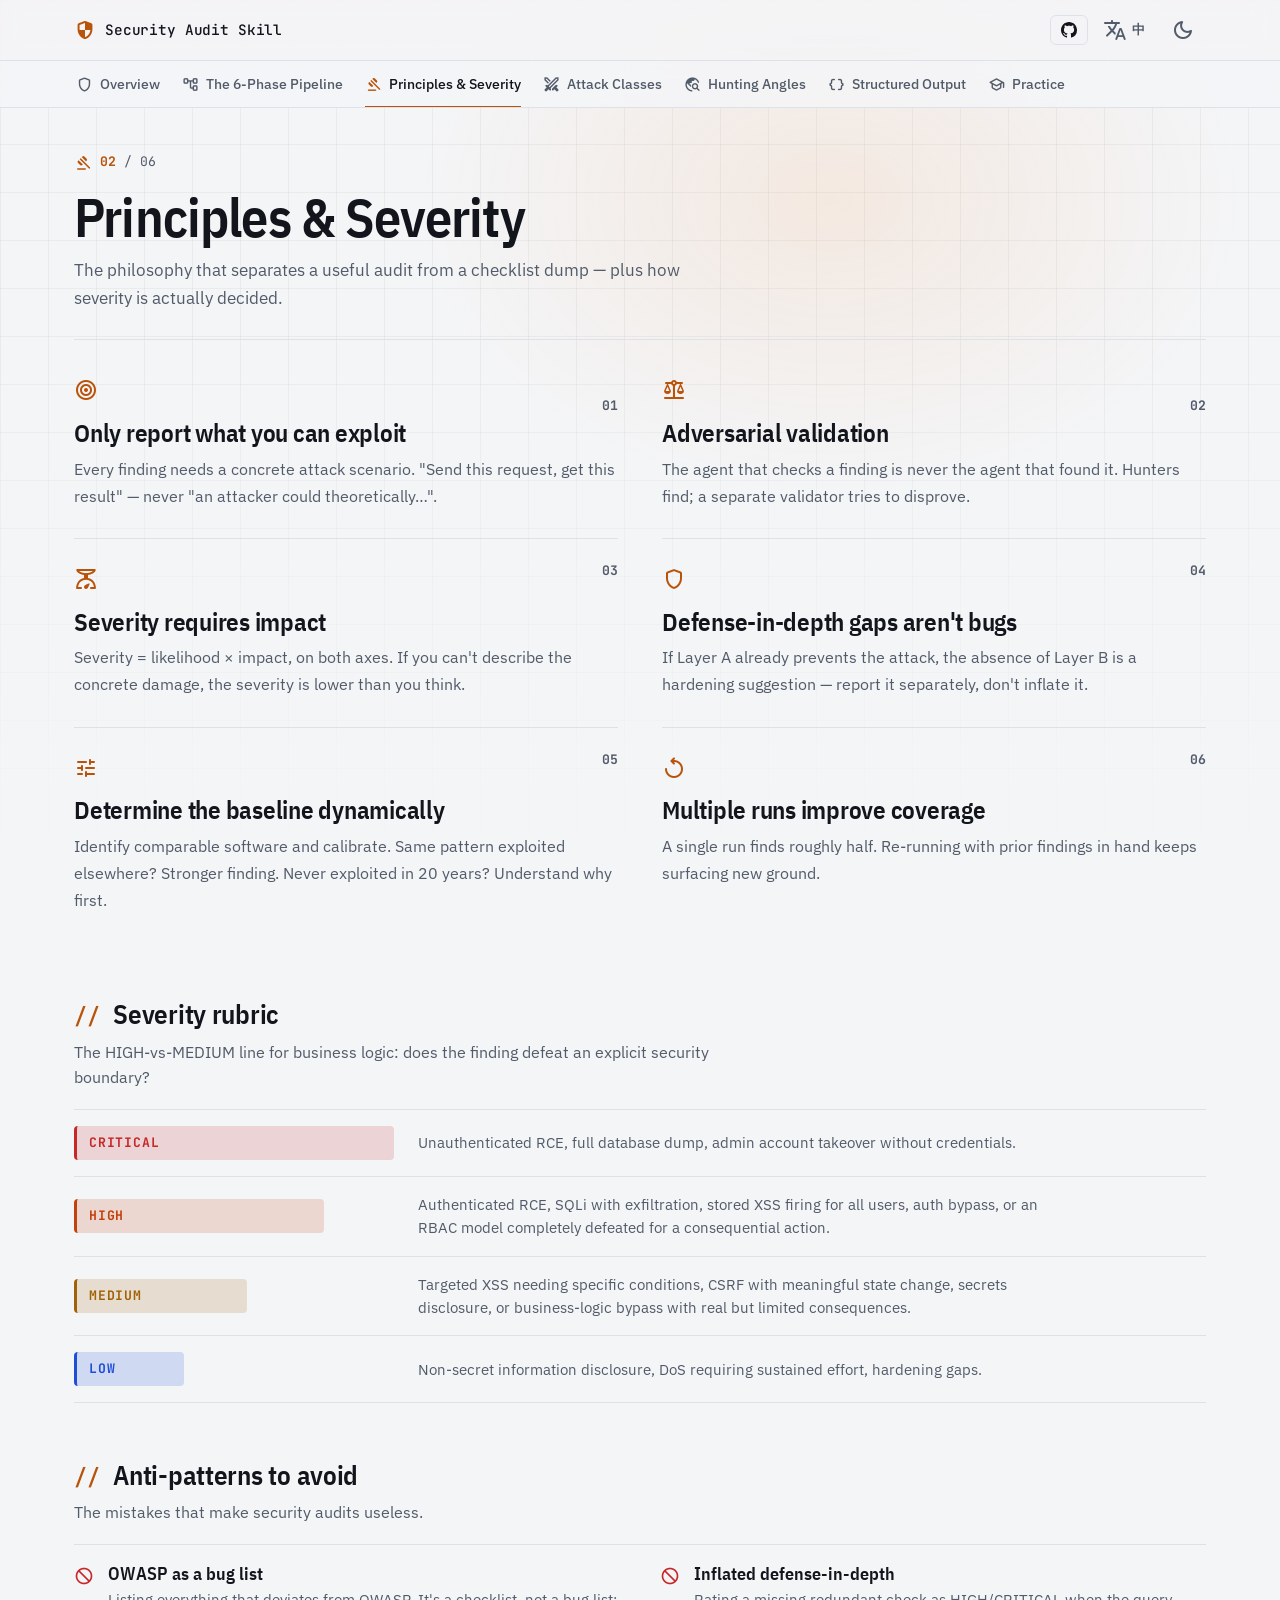
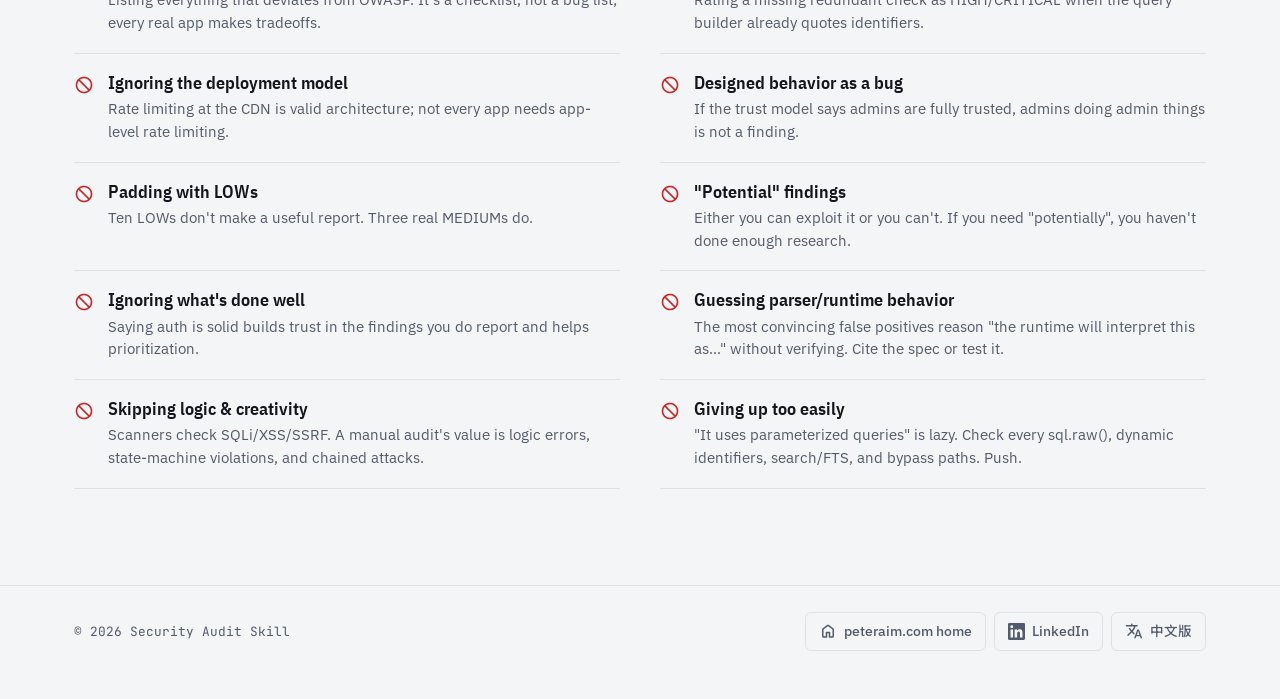
<file: principles.html>
<!DOCTYPE html>
<html lang="en" data-theme="dark">
<head>
  <meta charset="UTF-8" />
  <script>try{document.documentElement.setAttribute("data-theme",localStorage.getItem("theme")||(matchMedia("(prefers-color-scheme: light)").matches?"light":"dark"))}catch(e){}</script>
  <title>Principles &amp; Severity · Security Audit Skill</title>
  <!-- Google tag (gtag.js) -->
  <script async src="https://www.googletagmanager.com/gtag/js?id=G-RM0FBMMBLL"></script>
  <script>
    window.dataLayer = window.dataLayer || [];
    function gtag(){dataLayer.push(arguments);}
    gtag('js', new Date());
    gtag('config', 'G-RM0FBMMBLL');
  </script>
  <meta name="viewport" content="width=device-width, initial-scale=1.0, viewport-fit=cover" />
  <meta name="description" content="The philosophy that separates a useful audit from a checklist dump: only report what you can exploit, adversarial validation, severity = likelihood x impact, defense-in-depth gaps aren't bugs, and ten anti-patterns." />
  <meta name="theme-color" content="#0A0C10" />
  <link rel="icon" href="data:image/svg+xml,<svg xmlns='http://www.w3.org/2000/svg' viewBox='0 0 32 32'><rect width='32' height='32' rx='7' fill='%23FF8A3D'/><path d='M16 5 L25 8 V15 C25 21 21 25 16 27 C11 25 7 21 7 15 V8 Z' fill='%230A0C12'/><path d='M12.4 16 l2.5 2.5 L20 13.3' fill='none' stroke='%23FF8A3D' stroke-width='2.3' stroke-linecap='round' stroke-linejoin='round'/></svg>" />
  <link rel="canonical" href="https://cloudflare-security-skill.peteraim.com/principles.html" />
  <link rel="alternate" hreflang="en" href="https://cloudflare-security-skill.peteraim.com/principles.html" />
  <link rel="alternate" hreflang="zh-Hant" href="https://cloudflare-security-skill.peteraim.com/zh-Hant/principles.html" />
  <link rel="alternate" hreflang="x-default" href="https://cloudflare-security-skill.peteraim.com/principles.html" />
  <meta property="og:type" content="article" />
  <meta property="og:site_name" content="Security Audit Skill" />
  <meta property="og:title" content="Principles &amp; Severity · Security Audit Skill" />
  <meta property="og:description" content="Design principles, the severity rubric, and ten anti-patterns." />
  <meta property="og:url" content="https://cloudflare-security-skill.peteraim.com/principles.html" />
  <meta name="twitter:card" content="summary_large_image" />
  <link rel="preconnect" href="https://fonts.googleapis.com" />
  <link rel="preconnect" href="https://fonts.gstatic.com" crossorigin />
  <link href="https://fonts.googleapis.com/css2?family=IBM+Plex+Sans+Condensed:wght@500;600;700&family=IBM+Plex+Sans:wght@400;500;600&family=JetBrains+Mono:wght@400;500;700&family=Noto+Sans+TC:wght@400;500;700&display=swap" rel="stylesheet" />
  <link href="https://fonts.googleapis.com/css2?family=Material+Symbols+Rounded:opsz,wght,FILL,GRAD@24,400,0,0&display=swap" rel="stylesheet" />
  <link rel="stylesheet" href="assets/styles.css" />
  <meta property="og:image" content="https://cloudflare-security-skill.peteraim.com/og-image.png">
  <meta property="og:image:width" content="1200">
  <meta property="og:image:height" content="630">
  <meta name="twitter:image" content="https://cloudflare-security-skill.peteraim.com/og-image.png">
</head>
<body data-page="principles">
  <main id="page" class="page page--principles">
<header class="page-head"><p class="page-head__mark"><span class="material-symbols-rounded" aria-hidden="true">gavel</span><span class="page-head__n">02</span><span class="page-head__of">/ 06</span></p><h1>Principles &amp; Severity</h1><p class="page-head__sub">The philosophy that separates a useful audit from a checklist dump — plus how severity is actually decided.</p></header><div class="predlist"><article class="pred" data-item=""><span class="pred__num" aria-hidden="true">01</span><div class="pred__main"><span class="material-symbols-rounded pred__icon" aria-hidden="true">target</span><h3 class="pred__title">Only report what you can exploit</h3><p class="pred__body">Every finding needs a concrete attack scenario. "Send this request, get this result" — never "an attacker could theoretically…".</p></div></article><article class="pred" data-item=""><span class="pred__num" aria-hidden="true">02</span><div class="pred__main"><span class="material-symbols-rounded pred__icon" aria-hidden="true">balance</span><h3 class="pred__title">Adversarial validation</h3><p class="pred__body">The agent that checks a finding is never the agent that found it. Hunters find; a separate validator tries to disprove.</p></div></article><article class="pred" data-item=""><span class="pred__num" aria-hidden="true">03</span><div class="pred__main"><span class="material-symbols-rounded pred__icon" aria-hidden="true">scale</span><h3 class="pred__title">Severity requires impact</h3><p class="pred__body">Severity = likelihood × impact, on both axes. If you can't describe the concrete damage, the severity is lower than you think.</p></div></article><article class="pred" data-item=""><span class="pred__num" aria-hidden="true">04</span><div class="pred__main"><span class="material-symbols-rounded pred__icon" aria-hidden="true">shield</span><h3 class="pred__title">Defense-in-depth gaps aren't bugs</h3><p class="pred__body">If Layer A already prevents the attack, the absence of Layer B is a hardening suggestion — report it separately, don't inflate it.</p></div></article><article class="pred" data-item=""><span class="pred__num" aria-hidden="true">05</span><div class="pred__main"><span class="material-symbols-rounded pred__icon" aria-hidden="true">tune</span><h3 class="pred__title">Determine the baseline dynamically</h3><p class="pred__body">Identify comparable software and calibrate. Same pattern exploited elsewhere? Stronger finding. Never exploited in 20 years? Understand why first.</p></div></article><article class="pred" data-item=""><span class="pred__num" aria-hidden="true">06</span><div class="pred__main"><span class="material-symbols-rounded pred__icon" aria-hidden="true">replay</span><h3 class="pred__title">Multiple runs improve coverage</h3><p class="pred__body">A single run finds roughly half. Re-running with prior findings in hand keeps surfacing new ground.</p></div></article></div><section class="block" aria-labelledby="sevH"><h2 class="block__title" id="sevH"><span class="section-label__hash">//</span> Severity rubric</h2><p class="block__note">The HIGH-vs-MEDIUM line for business logic: does the finding defeat an explicit security boundary?</p><div class="sevladder"><div class="sevl sevl--critical" data-item=""><div class="sevl__bar" style="width:100%"><span class="sevl__tag">CRITICAL</span></div><p class="sevl__body">Unauthenticated RCE, full database dump, admin account takeover without credentials.</p></div><div class="sevl sevl--high" data-item=""><div class="sevl__bar" style="width:78%"><span class="sevl__tag">HIGH</span></div><p class="sevl__body">Authenticated RCE, SQLi with exfiltration, stored XSS firing for all users, auth bypass, or an RBAC model completely defeated for a consequential action.</p></div><div class="sevl sevl--medium" data-item=""><div class="sevl__bar" style="width:54%"><span class="sevl__tag">MEDIUM</span></div><p class="sevl__body">Targeted XSS needing specific conditions, CSRF with meaningful state change, secrets disclosure, or business-logic bypass with real but limited consequences.</p></div><div class="sevl sevl--low" data-item=""><div class="sevl__bar" style="width:32%"><span class="sevl__tag">LOW</span></div><p class="sevl__body">Non-secret information disclosure, DoS requiring sustained effort, hardening gaps.</p></div></div></section><section class="block" aria-labelledby="apH"><h2 class="block__title" id="apH"><span class="section-label__hash">//</span> Anti-patterns to avoid</h2><p class="block__note">The mistakes that make security audits useless.</p><ol class="anti2list"><li class="anti2" data-item=""><span class="anti2__x material-symbols-rounded" aria-hidden="true">block</span><div class="anti2__text"><h3 class="anti2__title">OWASP as a bug list</h3><p class="anti2__body">Listing everything that deviates from OWASP. It's a checklist, not a bug list; every real app makes tradeoffs.</p></div></li><li class="anti2" data-item=""><span class="anti2__x material-symbols-rounded" aria-hidden="true">block</span><div class="anti2__text"><h3 class="anti2__title">Inflated defense-in-depth</h3><p class="anti2__body">Rating a missing redundant check as HIGH/CRITICAL when the query builder already quotes identifiers.</p></div></li><li class="anti2" data-item=""><span class="anti2__x material-symbols-rounded" aria-hidden="true">block</span><div class="anti2__text"><h3 class="anti2__title">Ignoring the deployment model</h3><p class="anti2__body">Rate limiting at the CDN is valid architecture; not every app needs app-level rate limiting.</p></div></li><li class="anti2" data-item=""><span class="anti2__x material-symbols-rounded" aria-hidden="true">block</span><div class="anti2__text"><h3 class="anti2__title">Designed behavior as a bug</h3><p class="anti2__body">If the trust model says admins are fully trusted, admins doing admin things is not a finding.</p></div></li><li class="anti2" data-item=""><span class="anti2__x material-symbols-rounded" aria-hidden="true">block</span><div class="anti2__text"><h3 class="anti2__title">Padding with LOWs</h3><p class="anti2__body">Ten LOWs don't make a useful report. Three real MEDIUMs do.</p></div></li><li class="anti2" data-item=""><span class="anti2__x material-symbols-rounded" aria-hidden="true">block</span><div class="anti2__text"><h3 class="anti2__title">"Potential" findings</h3><p class="anti2__body">Either you can exploit it or you can't. If you need "potentially", you haven't done enough research.</p></div></li><li class="anti2" data-item=""><span class="anti2__x material-symbols-rounded" aria-hidden="true">block</span><div class="anti2__text"><h3 class="anti2__title">Ignoring what's done well</h3><p class="anti2__body">Saying auth is solid builds trust in the findings you do report and helps prioritization.</p></div></li><li class="anti2" data-item=""><span class="anti2__x material-symbols-rounded" aria-hidden="true">block</span><div class="anti2__text"><h3 class="anti2__title">Guessing parser/runtime behavior</h3><p class="anti2__body">The most convincing false positives reason "the runtime will interpret this as…" without verifying. Cite the spec or test it.</p></div></li><li class="anti2" data-item=""><span class="anti2__x material-symbols-rounded" aria-hidden="true">block</span><div class="anti2__text"><h3 class="anti2__title">Skipping logic &amp; creativity</h3><p class="anti2__body">Scanners check SQLi/XSS/SSRF. A manual audit's value is logic errors, state-machine violations, and chained attacks.</p></div></li><li class="anti2" data-item=""><span class="anti2__x material-symbols-rounded" aria-hidden="true">block</span><div class="anti2__text"><h3 class="anti2__title">Giving up too easily</h3><p class="anti2__body">"It uses parameterized queries" is lazy. Check every sql.raw(), dynamic identifiers, search/FTS, and bypass paths. Push.</p></div></li></ol></section>
</main>
  <script src="data/data.js"></script>
  <script src="assets/shell.js"></script>
  <script src="assets/app.js"></script>
<p class="lang-alt-link" style="text-align:center;padding:12px;"><a href="/zh-Hant/principles.html" hreflang="zh-Hant" rel="alternate" lang="zh-Hant">中文版</a></p>
</body>
</html>
</file>
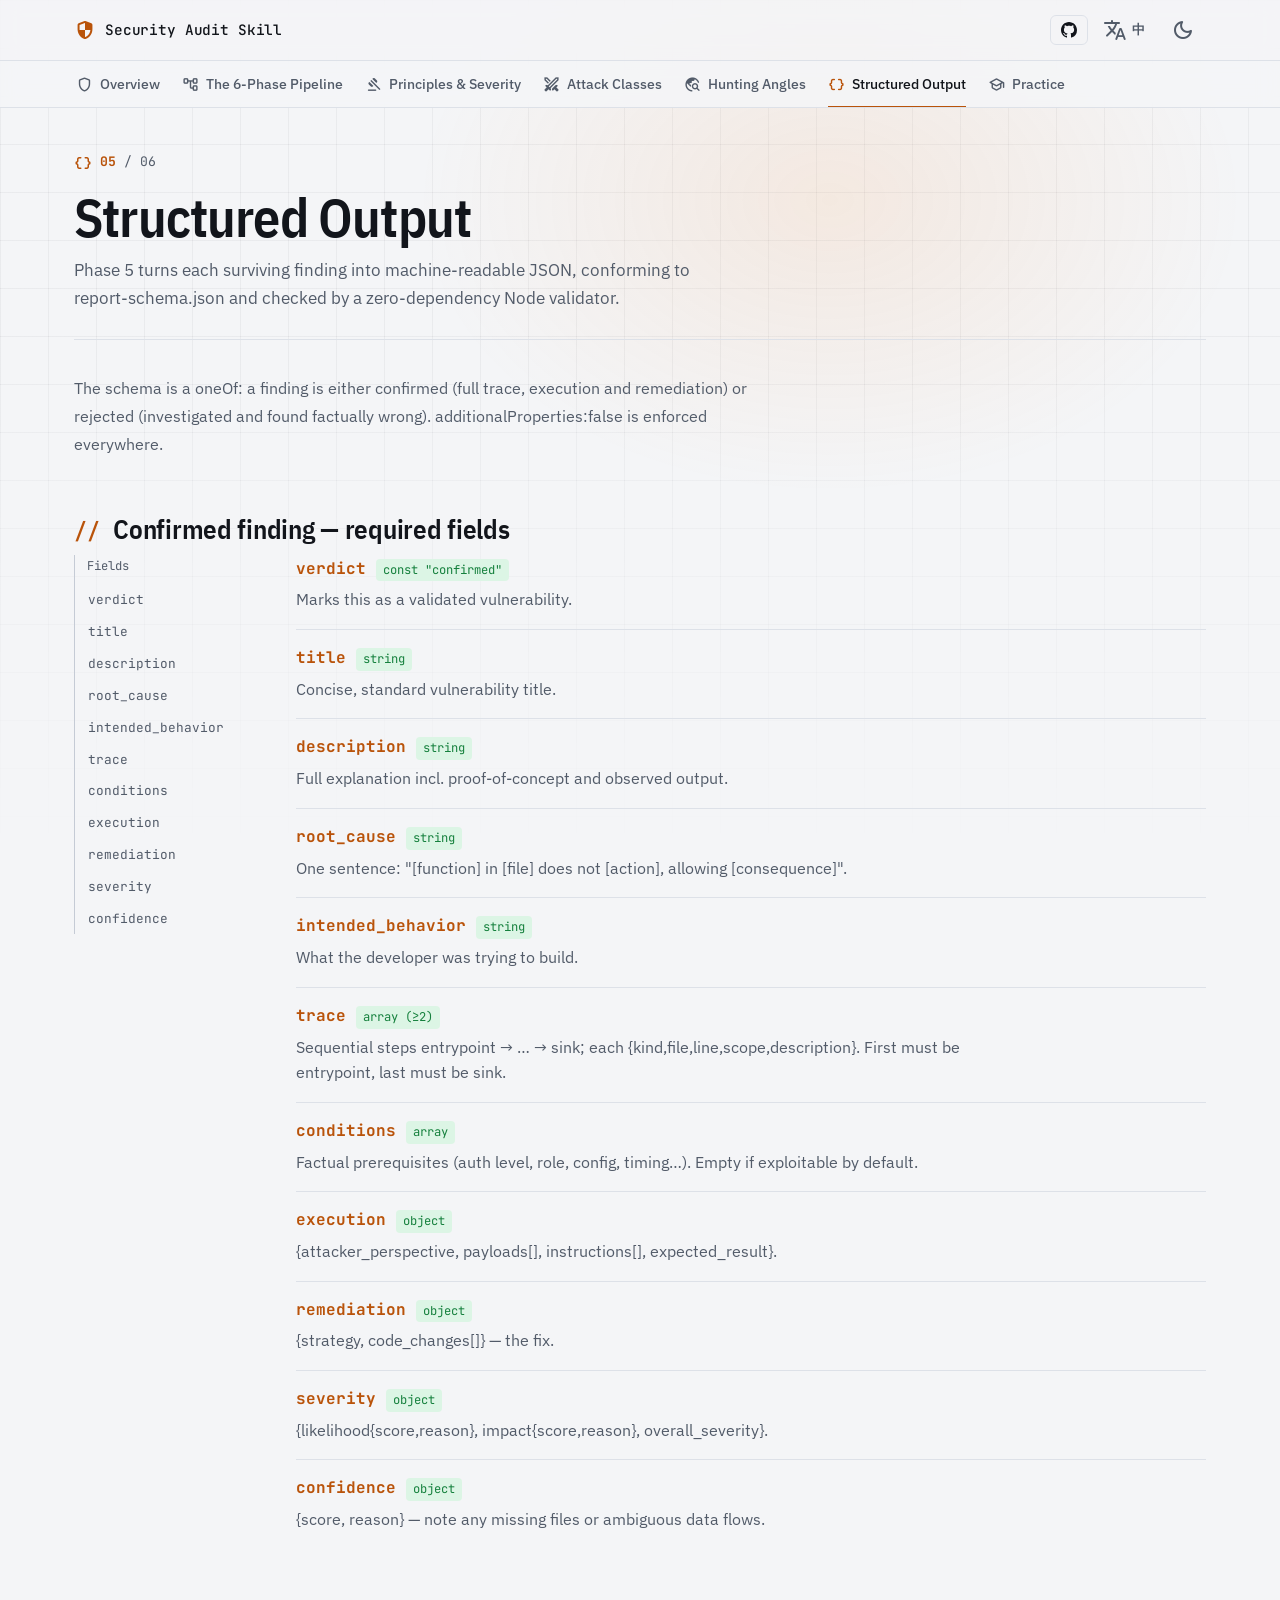
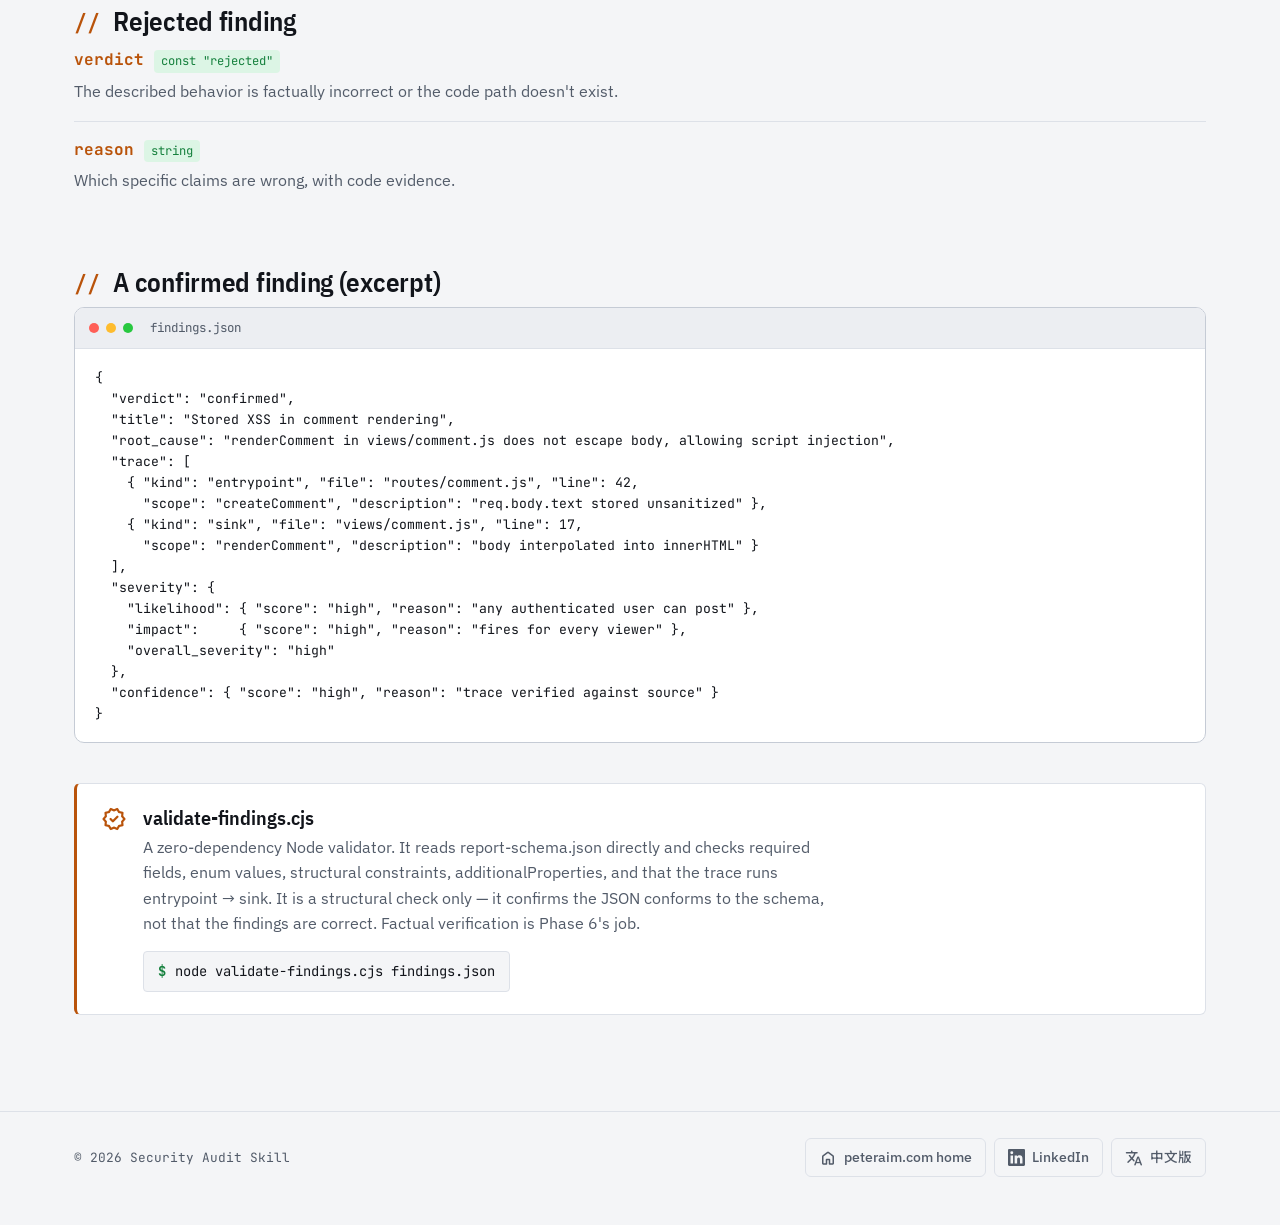
<file: schema.html>
<!DOCTYPE html>
<html lang="en" data-theme="dark">
<head>
  <meta charset="UTF-8" />
  <script>try{document.documentElement.setAttribute("data-theme",localStorage.getItem("theme")||(matchMedia("(prefers-color-scheme: light)").matches?"light":"dark"))}catch(e){}</script>
  <title>Structured Output · Security Audit Skill</title>
  <!-- Google tag (gtag.js) -->
  <script async src="https://www.googletagmanager.com/gtag/js?id=G-RM0FBMMBLL"></script>
  <script>
    window.dataLayer = window.dataLayer || [];
    function gtag(){dataLayer.push(arguments);}
    gtag('js', new Date());
    gtag('config', 'G-RM0FBMMBLL');
  </script>
  <meta name="viewport" content="width=device-width, initial-scale=1.0, viewport-fit=cover" />
  <meta name="description" content="Phase 5's findings.json: the confirmed / rejected schema in report-schema.json, required fields, trace rules, an example finding, and the zero-dependency validate-findings.cjs validator." />
  <meta name="theme-color" content="#0A0C10" />
  <link rel="icon" href="data:image/svg+xml,<svg xmlns='http://www.w3.org/2000/svg' viewBox='0 0 32 32'><rect width='32' height='32' rx='7' fill='%23FF8A3D'/><path d='M16 5 L25 8 V15 C25 21 21 25 16 27 C11 25 7 21 7 15 V8 Z' fill='%230A0C12'/><path d='M12.4 16 l2.5 2.5 L20 13.3' fill='none' stroke='%23FF8A3D' stroke-width='2.3' stroke-linecap='round' stroke-linejoin='round'/></svg>" />
  <link rel="canonical" href="https://cloudflare-security-skill.peteraim.com/schema.html" />
  <link rel="alternate" hreflang="en" href="https://cloudflare-security-skill.peteraim.com/schema.html" />
  <link rel="alternate" hreflang="zh-Hant" href="https://cloudflare-security-skill.peteraim.com/zh-Hant/schema.html" />
  <link rel="alternate" hreflang="x-default" href="https://cloudflare-security-skill.peteraim.com/schema.html" />
  <meta property="og:type" content="article" />
  <meta property="og:site_name" content="Security Audit Skill" />
  <meta property="og:title" content="Structured Output · Security Audit Skill" />
  <meta property="og:description" content="findings.json schema, fields, an example, and the zero-dependency Node validator." />
  <meta property="og:url" content="https://cloudflare-security-skill.peteraim.com/schema.html" />
  <meta name="twitter:card" content="summary_large_image" />
  <link rel="preconnect" href="https://fonts.googleapis.com" />
  <link rel="preconnect" href="https://fonts.gstatic.com" crossorigin />
  <link href="https://fonts.googleapis.com/css2?family=IBM+Plex+Sans+Condensed:wght@500;600;700&family=IBM+Plex+Sans:wght@400;500;600&family=JetBrains+Mono:wght@400;500;700&family=Noto+Sans+TC:wght@400;500;700&display=swap" rel="stylesheet" />
  <link href="https://fonts.googleapis.com/css2?family=Material+Symbols+Rounded:opsz,wght,FILL,GRAD@24,400,0,0&display=swap" rel="stylesheet" />
  <link rel="stylesheet" href="assets/styles.css" />
  <meta property="og:image" content="https://cloudflare-security-skill.peteraim.com/og-image.png">
  <meta property="og:image:width" content="1200">
  <meta property="og:image:height" content="630">
  <meta name="twitter:image" content="https://cloudflare-security-skill.peteraim.com/og-image.png">
</head>
<body data-page="schema">
  <main id="page" class="page page--schema">
<header class="page-head"><p class="page-head__mark"><span class="material-symbols-rounded" aria-hidden="true">data_object</span><span class="page-head__n">05</span><span class="page-head__of">/ 06</span></p><h1>Structured Output</h1><p class="page-head__sub">Phase 5 turns each surviving finding into machine-readable JSON, conforming to report-schema.json and checked by a zero-dependency Node validator.</p></header><p class="lead" data-item="">The schema is a oneOf: a finding is either confirmed (full trace, execution and remediation) or rejected (investigated and found factually wrong). additionalProperties:false is enforced everywhere.</p><section class="block" aria-labelledby="cfH"><h2 class="block__title" id="cfH"><span class="section-label__hash">//</span> Confirmed finding — required fields</h2><div class="apiref"><nav class="apiref__index" aria-label="Fields"><span class="apiref__idxh">Fields</span><a class="apiref__link" href="#f-verdict"><code>verdict</code></a><a class="apiref__link" href="#f-title"><code>title</code></a><a class="apiref__link" href="#f-description"><code>description</code></a><a class="apiref__link" href="#f-root_cause"><code>root_cause</code></a><a class="apiref__link" href="#f-intended_behavior"><code>intended_behavior</code></a><a class="apiref__link" href="#f-trace"><code>trace</code></a><a class="apiref__link" href="#f-conditions"><code>conditions</code></a><a class="apiref__link" href="#f-execution"><code>execution</code></a><a class="apiref__link" href="#f-remediation"><code>remediation</code></a><a class="apiref__link" href="#f-severity"><code>severity</code></a><a class="apiref__link" href="#f-confidence"><code>confidence</code></a></nav><div class="apiref__main"><div class="fielddoc" id="f-verdict" data-item=""><div class="fielddoc__head"><code class="fielddoc__name">verdict</code><code class="fielddoc__type">const "confirmed"</code></div><p class="fielddoc__desc">Marks this as a validated vulnerability.</p></div><div class="fielddoc" id="f-title" data-item=""><div class="fielddoc__head"><code class="fielddoc__name">title</code><code class="fielddoc__type">string</code></div><p class="fielddoc__desc">Concise, standard vulnerability title.</p></div><div class="fielddoc" id="f-description" data-item=""><div class="fielddoc__head"><code class="fielddoc__name">description</code><code class="fielddoc__type">string</code></div><p class="fielddoc__desc">Full explanation incl. proof-of-concept and observed output.</p></div><div class="fielddoc" id="f-root_cause" data-item=""><div class="fielddoc__head"><code class="fielddoc__name">root_cause</code><code class="fielddoc__type">string</code></div><p class="fielddoc__desc">One sentence: "[function] in [file] does not [action], allowing [consequence]".</p></div><div class="fielddoc" id="f-intended_behavior" data-item=""><div class="fielddoc__head"><code class="fielddoc__name">intended_behavior</code><code class="fielddoc__type">string</code></div><p class="fielddoc__desc">What the developer was trying to build.</p></div><div class="fielddoc" id="f-trace" data-item=""><div class="fielddoc__head"><code class="fielddoc__name">trace</code><code class="fielddoc__type">array (≥2)</code></div><p class="fielddoc__desc">Sequential steps entrypoint → … → sink; each {kind,file,line,scope,description}. First must be entrypoint, last must be sink.</p></div><div class="fielddoc" id="f-conditions" data-item=""><div class="fielddoc__head"><code class="fielddoc__name">conditions</code><code class="fielddoc__type">array</code></div><p class="fielddoc__desc">Factual prerequisites (auth level, role, config, timing…). Empty if exploitable by default.</p></div><div class="fielddoc" id="f-execution" data-item=""><div class="fielddoc__head"><code class="fielddoc__name">execution</code><code class="fielddoc__type">object</code></div><p class="fielddoc__desc">{attacker_perspective, payloads[], instructions[], expected_result}.</p></div><div class="fielddoc" id="f-remediation" data-item=""><div class="fielddoc__head"><code class="fielddoc__name">remediation</code><code class="fielddoc__type">object</code></div><p class="fielddoc__desc">{strategy, code_changes[]} — the fix.</p></div><div class="fielddoc" id="f-severity" data-item=""><div class="fielddoc__head"><code class="fielddoc__name">severity</code><code class="fielddoc__type">object</code></div><p class="fielddoc__desc">{likelihood{score,reason}, impact{score,reason}, overall_severity}.</p></div><div class="fielddoc" id="f-confidence" data-item=""><div class="fielddoc__head"><code class="fielddoc__name">confidence</code><code class="fielddoc__type">object</code></div><p class="fielddoc__desc">{score, reason} — note any missing files or ambiguous data flows.</p></div></div></div></section><section class="block" aria-labelledby="rjH"><h2 class="block__title" id="rjH"><span class="section-label__hash">//</span> Rejected finding</h2><div class="fieldcol"><div class="fielddoc" data-item=""><div class="fielddoc__head"><code class="fielddoc__name">verdict</code><code class="fielddoc__type">const "rejected"</code></div><p class="fielddoc__desc">The described behavior is factually incorrect or the code path doesn't exist.</p></div><div class="fielddoc" data-item=""><div class="fielddoc__head"><code class="fielddoc__name">reason</code><code class="fielddoc__type">string</code></div><p class="fielddoc__desc">Which specific claims are wrong, with code evidence.</p></div></div></section><section class="block" aria-labelledby="exH"><h2 class="block__title" id="exH"><span class="section-label__hash">//</span> A confirmed finding (excerpt)</h2><div class="codewin" data-item=""><div class="codewin__bar" aria-hidden="true"><span class="terminal__dot"></span><span class="terminal__dot"></span><span class="terminal__dot"></span><span class="codewin__name">findings.json</span></div><pre class="codewin__body"><code>{
  "verdict": "confirmed",
  "title": "Stored XSS in comment rendering",
  "root_cause": "renderComment in views/comment.js does not escape body, allowing script injection",
  "trace": [
    { "kind": "entrypoint", "file": "routes/comment.js", "line": 42,
      "scope": "createComment", "description": "req.body.text stored unsanitized" },
    { "kind": "sink", "file": "views/comment.js", "line": 17,
      "scope": "renderComment", "description": "body interpolated into innerHTML" }
  ],
  "severity": {
    "likelihood": { "score": "high", "reason": "any authenticated user can post" },
    "impact":     { "score": "high", "reason": "fires for every viewer" },
    "overall_severity": "high"
  },
  "confidence": { "score": "high", "reason": "trace verified against source" }
}</code></pre></div></section><section class="callout" data-item=""><span class="material-symbols-rounded callout__icon" aria-hidden="true">verified</span><div><h3 class="callout__title">validate-findings.cjs</h3><p class="callout__body">A zero-dependency Node validator. It reads report-schema.json directly and checks required fields, enum values, structural constraints, additionalProperties, and that the trace runs entrypoint → sink. It is a structural check only — it confirms the JSON conforms to the schema, not that the findings are correct. Factual verification is Phase 6's job.</p><div class="cmdline"><span class="cmdline__prompt">$</span><code>node validate-findings.cjs findings.json</code></div></div></section>
</main>
  <script src="data/data.js"></script>
  <script src="assets/shell.js"></script>
  <script src="assets/app.js"></script>
<p class="lang-alt-link" style="text-align:center;padding:12px;"><a href="/zh-Hant/schema.html" hreflang="zh-Hant" rel="alternate" lang="zh-Hant">中文版</a></p>
</body>
</html>
</file>
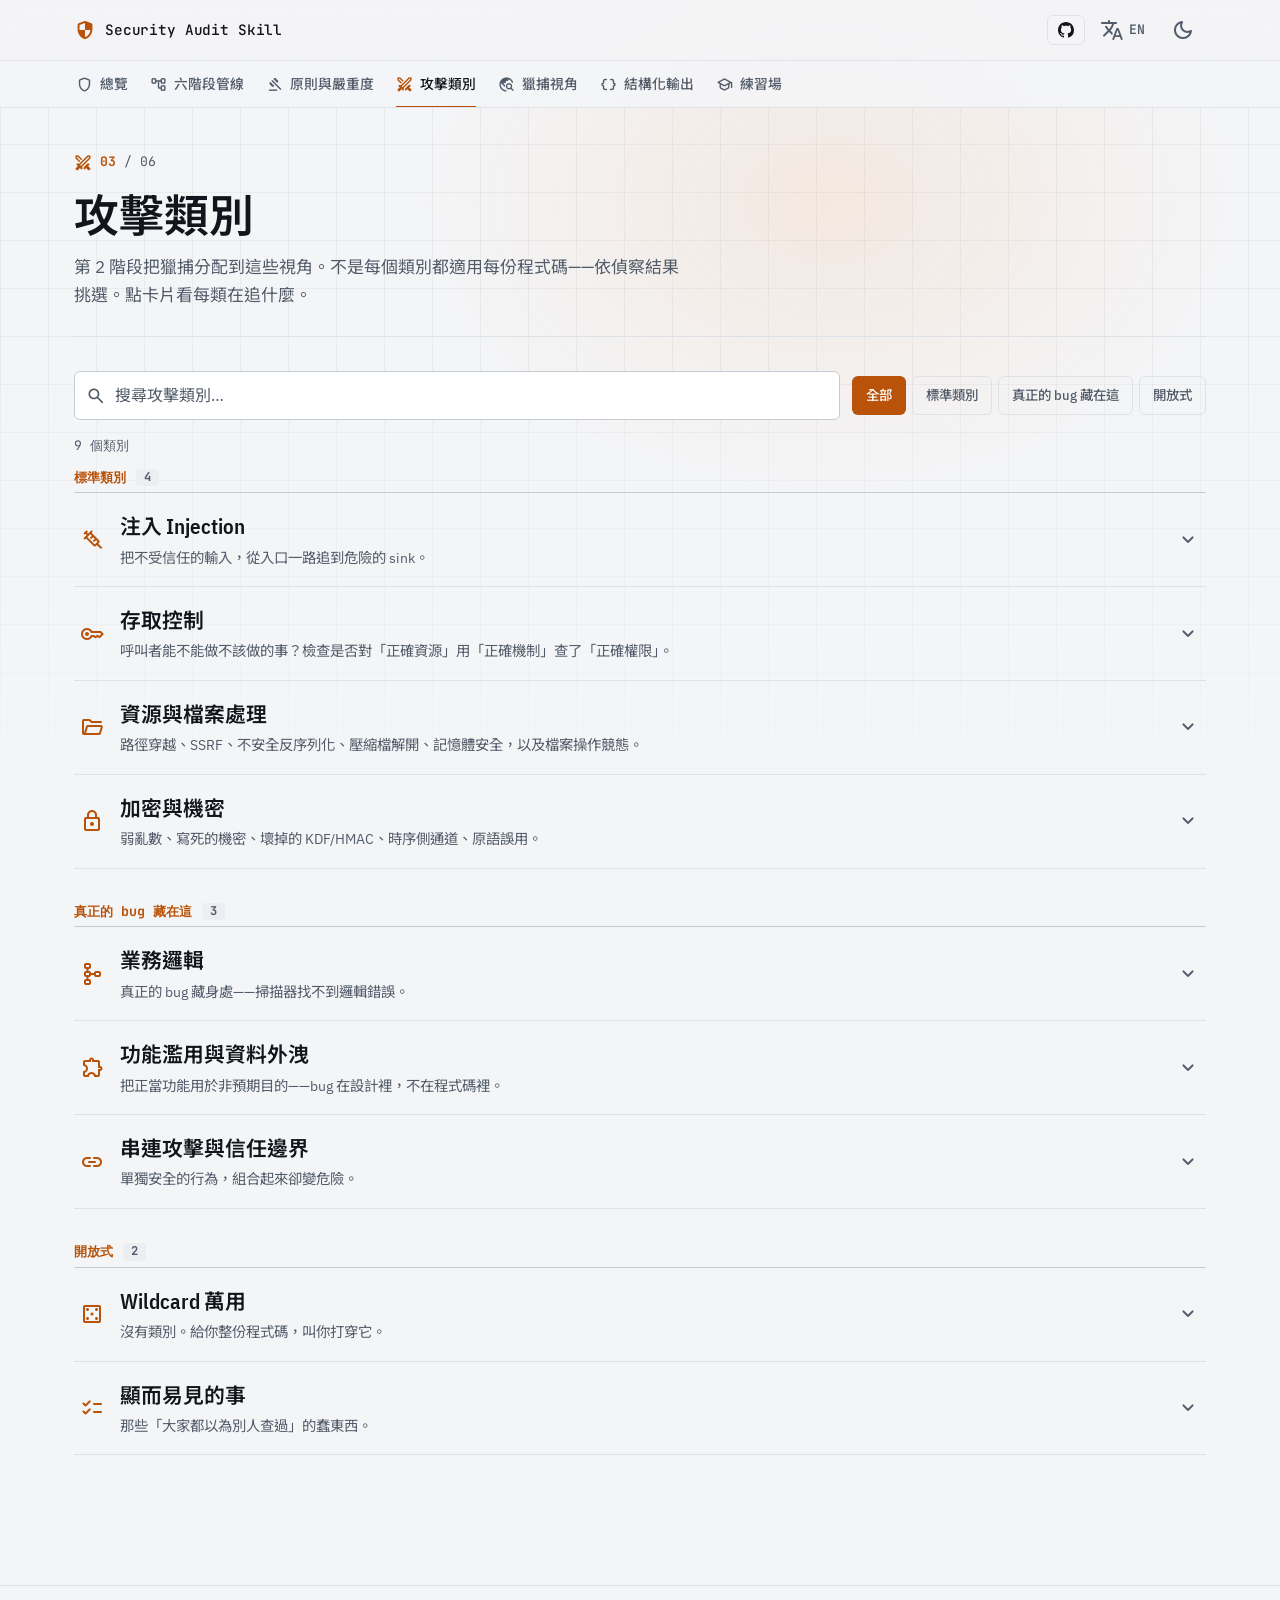
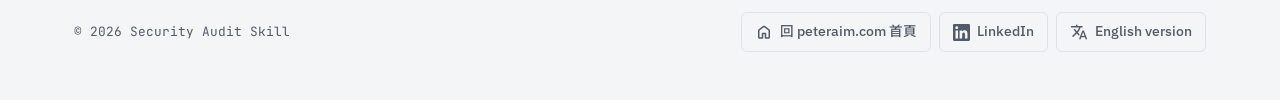
<file: zh-Hant/attacks.html>
<!DOCTYPE html>
<html lang="zh-Hant" data-theme="dark">
<head>
  <meta charset="UTF-8" />
  <script>try{document.documentElement.setAttribute("data-theme",localStorage.getItem("theme")||(matchMedia("(prefers-color-scheme: light)").matches?"light":"dark"))}catch(e){}</script>
  <title>攻擊類別 · Security Audit Skill</title>
  <!-- Google tag (gtag.js) -->
  <script async src="https://www.googletagmanager.com/gtag/js?id=G-RM0FBMMBLL"></script>
  <script>
    window.dataLayer = window.dataLayer || [];
    function gtag(){dataLayer.push(arguments);}
    gtag('js', new Date());
    gtag('config', 'G-RM0FBMMBLL');
  </script>
  <meta name="viewport" content="width=device-width, initial-scale=1.0, viewport-fit=cover" />
  <meta name="description" content="第 2 階段把獵捕分配到這些視角。不是每個類別都適用每份程式碼——依偵察結果挑選。點卡片看每類在追什麼。" />
  <meta name="theme-color" content="#0A0C10" />
  <link rel="icon" href="data:image/svg+xml,<svg xmlns='http://www.w3.org/2000/svg' viewBox='0 0 32 32'><rect width='32' height='32' rx='7' fill='%23FF8A3D'/><path d='M16 5 L25 8 V15 C25 21 21 25 16 27 C11 25 7 21 7 15 V8 Z' fill='%230A0C12'/><path d='M12.4 16 l2.5 2.5 L20 13.3' fill='none' stroke='%23FF8A3D' stroke-width='2.3' stroke-linecap='round' stroke-linejoin='round'/></svg>" />
  <link rel="canonical" href="https://cloudflare-security-skill.peteraim.com/zh-Hant/attacks.html" />
  <link rel="alternate" hreflang="en" href="https://cloudflare-security-skill.peteraim.com/attacks.html" />
  <link rel="alternate" hreflang="zh-Hant" href="https://cloudflare-security-skill.peteraim.com/zh-Hant/attacks.html" />
  <link rel="alternate" hreflang="x-default" href="https://cloudflare-security-skill.peteraim.com/attacks.html" />
  <meta property="og:type" content="article" />
  <meta property="og:site_name" content="Security Audit Skill" />
  <meta property="og:title" content="攻擊類別 · Security Audit Skill" />
  <meta property="og:description" content="第 2 階段把獵捕分配到這些視角。不是每個類別都適用每份程式碼——依偵察結果挑選。點卡片看每類在追什麼。" />
  <meta property="og:url" content="https://cloudflare-security-skill.peteraim.com/zh-Hant/attacks.html" />
  <meta name="twitter:card" content="summary_large_image" />
  <link rel="preconnect" href="https://fonts.googleapis.com" />
  <link rel="preconnect" href="https://fonts.gstatic.com" crossorigin />
  <link href="https://fonts.googleapis.com/css2?family=IBM+Plex+Sans+Condensed:wght@500;600;700&family=IBM+Plex+Sans:wght@400;500;600&family=JetBrains+Mono:wght@400;500;700&family=Noto+Sans+TC:wght@400;500;700&display=swap" rel="stylesheet" />
  <link href="https://fonts.googleapis.com/css2?family=Material+Symbols+Rounded:opsz,wght,FILL,GRAD@24,400,0,0&display=swap" rel="stylesheet" />
  <link rel="stylesheet" href="../assets/styles.css" />
  <meta property="og:image" content="https://cloudflare-security-skill.peteraim.com/og-image.png">
  <meta property="og:image:width" content="1200">
  <meta property="og:image:height" content="630">
  <meta name="twitter:image" content="https://cloudflare-security-skill.peteraim.com/og-image.png">
</head>
<body data-page="attacks">
  <main id="page" class="page page--attacks">
<header class="page-head"><p class="page-head__mark"><span class="material-symbols-rounded" aria-hidden="true">swords</span><span class="page-head__n">03</span><span class="page-head__of">/ 06</span></p><h1>攻擊類別</h1><p class="page-head__sub">第 2 階段把獵捕分配到這些視角。不是每個類別都適用每份程式碼——依偵察結果挑選。點卡片看每類在追什麼。</p></header><div class="toolbar"><div class="search-wrap"><span class="material-symbols-rounded search-ic" aria-hidden="true">search</span><input id="search" class="search" type="search" autocomplete="off" placeholder="搜尋攻擊類別…" aria-label="搜尋"></div><div class="chips"><button class="chip chip--active" type="button" data-cat="">全部</button><button class="chip" type="button" data-cat="standard">標準類別</button><button class="chip" type="button" data-cat="logic">真正的 bug 藏在這</button><button class="chip" type="button" data-cat="open">開放式</button></div></div><p class="result-count" id="resultCount" aria-live="polite">9 個類別</p><div id="accWrap"><section class="acc-group" data-item=""><h3 class="acc-group__h"><span class="acc-group__name">標準類別</span><span class="acc-group__count">4</span></h3><div class="acc-rows"><details class="acc-item" data-item="" data-slug="injection"><summary class="acc-sum"><span class="material-symbols-rounded acc-sum__icon" aria-hidden="true">syringe</span><span class="acc-sum__text"><b class="acc-sum__title">注入 Injection</b><span class="acc-sum__desc">把不受信任的輸入，從入口一路追到危險的 sink。</span></span><span class="material-symbols-rounded acc-chevron" aria-hidden="true">expand_more</span></summary><div class="acc-body"><div class="card__tags"><span class="tag">sql</span><span class="tag">xss</span><span class="tag">shell</span><span class="tag">template</span><span class="tag">log</span></div><p>什麼算危險 sink 取決於應用：web 應用是 SQL/HTML/shell/模板/檔案路徑；函式庫是緩衝區與 parser；CLI 是指令組裝。別只查直接路徑——找出間接（二階）注入：資料被安全儲存、稍後卻在危險情境被使用；以及透過欄位名稱、key、header、metadata 而非僅僅值的注入。</p><h4 class="acc-sub">重點追查</h4><ul class="acc-list"><li>間接 / 二階注入（先安全儲存，稍後危險使用）。</li><li>注入次級系統：log、cache、搜尋索引、分析。</li></ul></div></details><details class="acc-item" data-item="" data-slug="access-control"><summary class="acc-sum"><span class="material-symbols-rounded acc-sum__icon" aria-hidden="true">key</span><span class="acc-sum__text"><b class="acc-sum__title">存取控制</b><span class="acc-sum__desc">呼叫者能不能做不該做的事？檢查是否對「正確資源」用「正確機制」查了「正確權限」。</span></span><span class="material-symbols-rounded acc-chevron" aria-hidden="true">expand_more</span></summary><div class="acc-body"><div class="card__tags"><span class="tag">authz</span><span class="tag">idor</span><span class="tag">rbac</span><span class="tag">bulk</span></div><p>不要止於「有沒有權限檢查」。是否有「檢查較弱」的路徑能達成同樣的狀態變更？request body 的某個欄位能不能蓋掉權限系統的本意？是否有端點只擋了「認證」卻忘了「授權」？批量 / 匯出 / 匯入操作有沒有逐項檢查權限？</p><h4 class="acc-sub">重點追查</h4><ul class="acc-list"><li>同一資源有多條存取路徑，檢查卻不一致。</li><li>已認證但未授權的端點。</li></ul></div></details><details class="acc-item" data-item="" data-slug="resource-file"><summary class="acc-sum"><span class="material-symbols-rounded acc-sum__icon" aria-hidden="true">folder_open</span><span class="acc-sum__text"><b class="acc-sum__title">資源與檔案處理</b><span class="acc-sum__desc">路徑穿越、SSRF、不安全反序列化、壓縮檔解開、記憶體安全，以及檔案操作競態。</span></span><span class="material-symbols-rounded acc-chevron" aria-hidden="true">expand_more</span></summary><div class="acc-body"><div class="card__tags"><span class="tag">ssrf</span><span class="tag">traversal</span><span class="tag">zip-slip</span><span class="tag">toctou</span></div><p>透過 symlink、編碼序列、null byte 的路徑穿越。透過轉址、DNS rebinding、URL parser 歧異的 SSRF。解壓縮的 zip slip。適用時的記憶體安全（緩衝區溢位、use-after-free、整數溢位）。檢查檔案與使用檔案之間的 TOCTOU 競態。</p><h4 class="acc-sub">重點追查</h4><ul class="acc-list"><li>轉址後就失效的 URL 驗證。</li><li>逸出目標資料夾的壓縮檔項目。</li></ul></div></details><details class="acc-item" data-item="" data-slug="crypto-secrets"><summary class="acc-sum"><span class="material-symbols-rounded acc-sum__icon" aria-hidden="true">lock</span><span class="acc-sum__text"><b class="acc-sum__title">加密與機密</b><span class="acc-sum__desc">弱亂數、寫死的機密、壞掉的 KDF/HMAC、時序側通道、原語誤用。</span></span><span class="material-symbols-rounded acc-chevron" aria-hidden="true">expand_more</span></summary><div class="acc-body"><div class="card__tags"><span class="tag">randomness</span><span class="tag">secrets</span><span class="tag">timing</span><span class="tag">hmac</span></div><p>用於 token/key/nonce 的弱亂數。出現在 log、錯誤訊息、URL 或前端可見回應的機密。缺少 HMAC 驗證、nonce 重用、ECB 模式、固定 IV。還有失敗路徑：當加密操作失敗時，錯誤路徑會不會退化成「不加密」？</p><h4 class="acc-sub">重點追查</h4><ul class="acc-list"><li>非定時（constant-time）的機密比較。</li><li>加密失敗退回明文。</li></ul></div></details></div></section><section class="acc-group" data-item=""><h3 class="acc-group__h"><span class="acc-group__name">真正的 bug 藏在這</span><span class="acc-group__count">3</span></h3><div class="acc-rows"><details class="acc-item" data-item="" data-slug="business-logic"><summary class="acc-sum"><span class="material-symbols-rounded acc-sum__icon" aria-hidden="true">schema</span><span class="acc-sum__text"><b class="acc-sum__title">業務邏輯</b><span class="acc-sum__desc">真正的 bug 藏身處——掃描器找不到邏輯錯誤。</span></span><span class="material-symbols-rounded acc-chevron" aria-hidden="true">expand_more</span></summary><div class="acc-body"><div class="card__tags"><span class="tag">state-machine</span><span class="tag">race</span><span class="tag">numeric</span><span class="tag">time</span></div><p>狀態機違規：跳步、倒退、重播已完成的流程；若三步中的第二步失敗，第一步會回滾嗎？有業務影響的競態（雙重花費、雙重核准）。數值操弄：負值、零、溢位、精度、字串↔數字強制轉換。在「確切邊界時刻」的時間邏輯。當設定缺失或旗標關閉時的安全姿態。</p><h4 class="acc-sub">重點追查</h4><ul class="acc-list"><li>非原子化的 check-then-act。</li><li>部分失敗留下半改的狀態。</li></ul></div></details><details class="acc-item" data-item="" data-slug="feature-abuse"><summary class="acc-sum"><span class="material-symbols-rounded acc-sum__icon" aria-hidden="true">extension</span><span class="acc-sum__text"><b class="acc-sum__title">功能濫用與資料外洩</b><span class="acc-sum__desc">把正當功能用於非預期目的——bug 在設計裡，不在程式碼裡。</span></span><span class="material-symbols-rounded acc-chevron" aria-hidden="true">expand_more</span></summary><div class="acc-body"><div class="card__tags"><span class="tag">export</span><span class="tag">import</span><span class="tag">search-oracle</span><span class="tag">webhook</span></div><p>匯出/備份成外洩管道——低權限使用者能否匯出超出其等級的資料，或已刪除/草稿內容？匯入/還原成注入——能否建立繞過驗證的紀錄？搜尋/篩選/排序成 oracle——會不會洩漏你無法直接存取的內容是否存在？透過錯誤/時序差異做列舉。預覽/草稿外洩。通知/webhook URL 成為 SSRF。</p><h4 class="acc-sub">重點追查</h4><ul class="acc-list"><li>匯出夾帶他人或本應刪除/清除的資料。</li><li>篩選參數能探測隱藏狀態或欄位。</li></ul></div></details><details class="acc-item" data-item="" data-slug="chained"><summary class="acc-sum"><span class="material-symbols-rounded acc-sum__icon" aria-hidden="true">link</span><span class="acc-sum__text"><b class="acc-sum__title">串連攻擊與信任邊界</b><span class="acc-sum__desc">單獨安全的行為，組合起來卻變危險。</span></span><span class="material-symbols-rounded acc-chevron" aria-hidden="true">expand_more</span></summary><div class="acc-body"><div class="card__tags"><span class="tag">chain</span><span class="tag">second-order</span><span class="tag">escalation</span><span class="tag">rollback</span></div><p>多步串連：資訊揭露 + IDOR + 缺 rate limit = 暴力枚舉；open redirect + OAuth callback = 竊取 token。跨元件信任落差：B 信任了 A「細微不同」的驗證。二階：在 SQL 安全的值成了 JSON path 的 key；在 URL 安全的 slug 成了檔案路徑的一部分。範圍/能力提權。回滾/還原濫用：undelete 或還原繞過了當前權限。</p><h4 class="acc-sub">重點追查</h4><ul class="acc-list"><li>A 驗證 255 字、B 截到 128 字 → 變成不同字串。</li><li>還原帶回比預期更多的東西，繞過了今日規則。</li></ul></div></details></div></section><section class="acc-group" data-item=""><h3 class="acc-group__h"><span class="acc-group__name">開放式</span><span class="acc-group__count">2</span></h3><div class="acc-rows"><details class="acc-item" data-item="" data-slug="wildcard"><summary class="acc-sum"><span class="material-symbols-rounded acc-sum__icon" aria-hidden="true">casino</span><span class="acc-sum__text"><b class="acc-sum__title">Wildcard 萬用</b><span class="acc-sum__desc">沒有類別。給你整份程式碼，叫你打穿它。</span></span><span class="material-symbols-rounded acc-chevron" aria-hidden="true">expand_more</span></summary><div class="acc-body"><div class="card__tags"><span class="tag">curiosity</span><span class="tag">weird-code</span><span class="tag">git-history</span><span class="tag">sabotage</span></div><p>找出沒人想到要找的東西。讀那些無聊的程式碼。最奇怪的程式碼是什麼，被濫用會怎樣？哪些功能像半成品或硬接上去（審查最少）？哪些 API 呼叫可行、但前端從不發出？git 歷史裡有沒有可疑處——被回退的安全修補、被註解掉的認證、提交後又移除的機密？若變數叫 temp、hack 或 legacy，逐行讀它。</p><h4 class="acc-sub">重點追查</h4><ul class="acc-list"><li>混搭從不該共用的功能：i18n + 預覽 + 快取。</li><li>用一個合法帳號造成最大破壞——蓄意破壞，而非提權。</li></ul></div></details><details class="acc-item" data-item="" data-slug="obvious"><summary class="acc-sum"><span class="material-symbols-rounded acc-sum__icon" aria-hidden="true">checklist</span><span class="acc-sum__text"><b class="acc-sum__title">顯而易見的事</b><span class="acc-sum__desc">那些「大家都以為別人查過」的蠢東西。</span></span><span class="material-symbols-rounded acc-chevron" aria-hidden="true">expand_more</span></summary><div class="acc-body"><div class="card__tags"><span class="tag">secrets</span><span class="tag">debug</span><span class="tag">cors</span><span class="tag">cookies</span><span class="tag">redirect</span></div><p>要徹底、要照字面，不必創意。寫死的密碼/金鑰/token。提到安全的 TODO/FIXME/HACK 註解。production 可達的 debug 模式。未保護的 /debug、/admin、/metrics、/.env。被提交的 .env 或 *.pem。CORS 設成 * 又帶 credentials。缺 HttpOnly/Secure/SameSite 的 cookie。open redirect。帶動態輸入的 eval()/exec()。但回報前要追完整影響——一個旗標不等於一筆發現。</p><h4 class="acc-sub">重點追查</h4><ul class="acc-list"><li>缺 HttpOnly 只有在「JS 本來就不需讀該 cookie」時才要緊。</li><li>錯誤訊息的欄位只有在「真的會被填入機密」時才要緊。</li></ul></div></details></div></section></div>
</main>
  <script src="../data/data.js"></script>
  <script src="../assets/shell.js"></script>
  <script src="../assets/app.js"></script>
<p class="lang-alt-link" style="text-align:center;padding:12px;"><a href="/attacks.html" hreflang="en" rel="alternate" lang="en">English version</a></p>
</body>
</html>
</file>
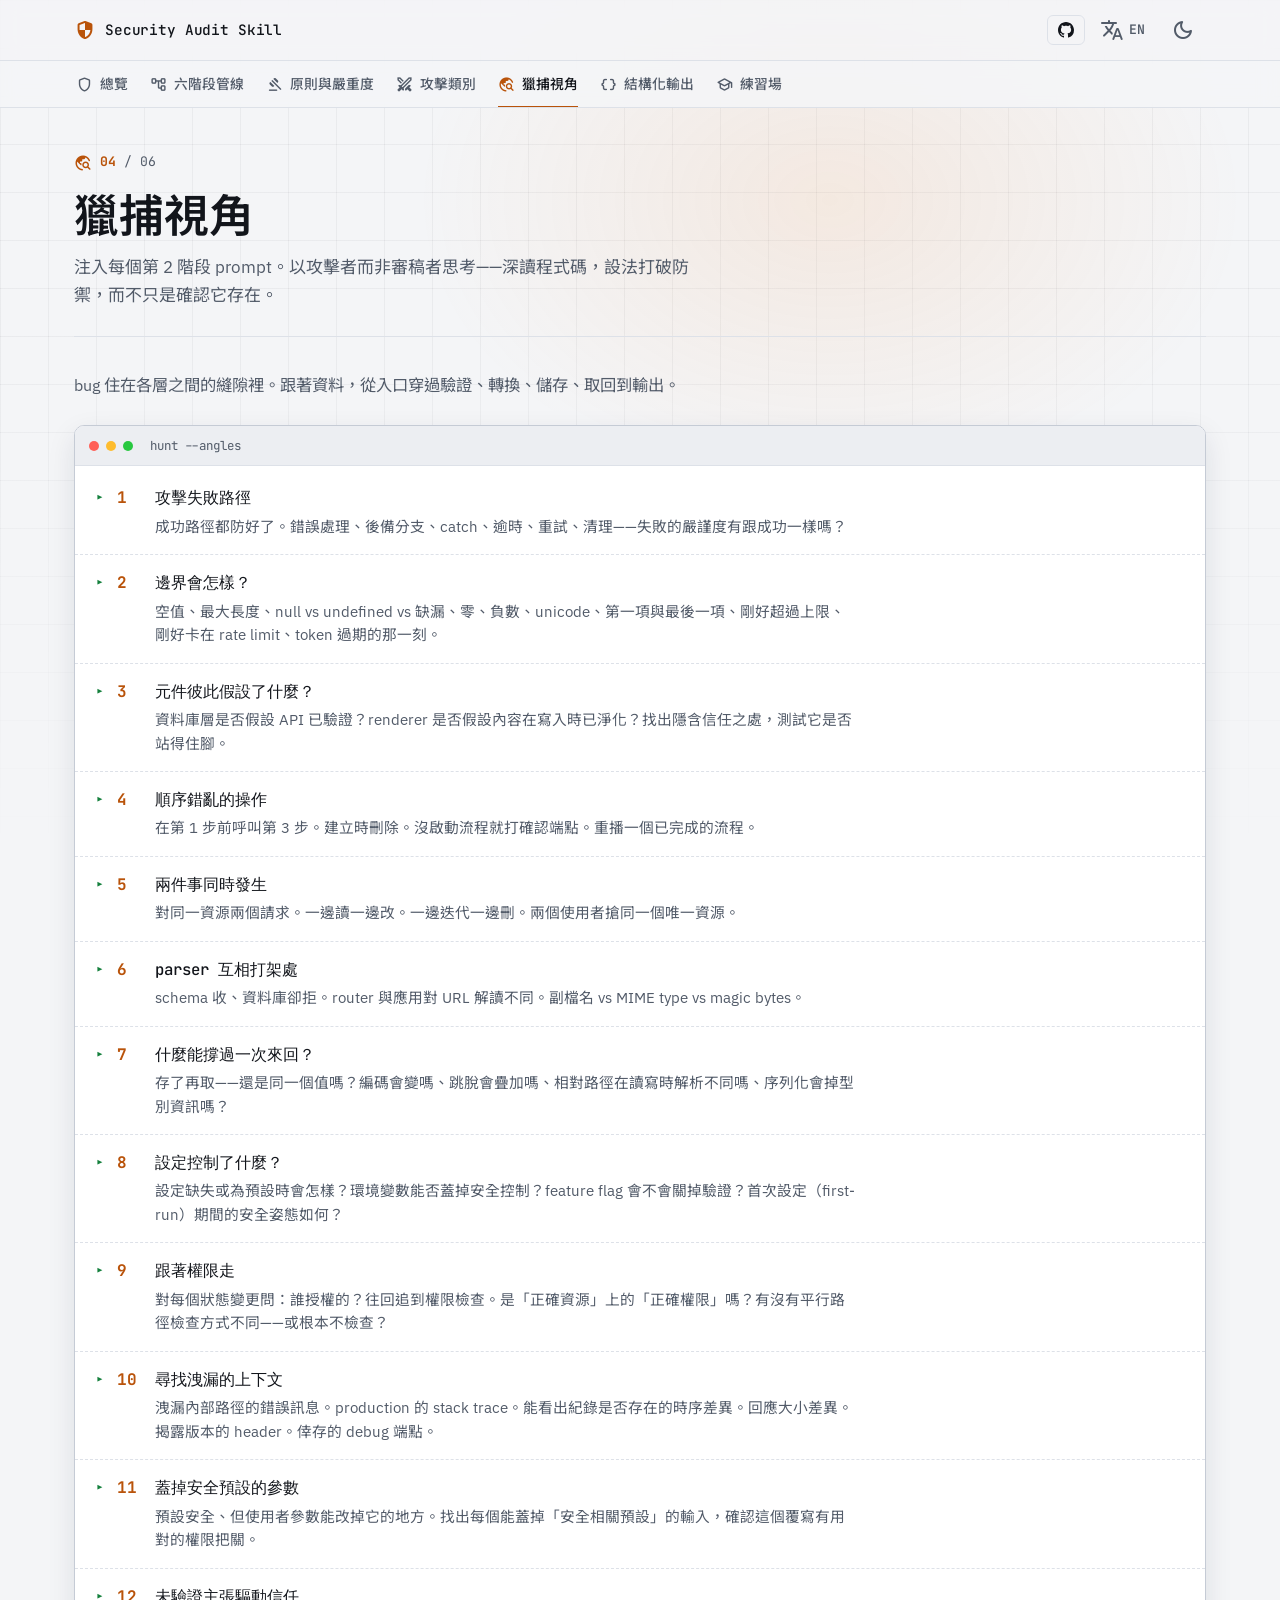
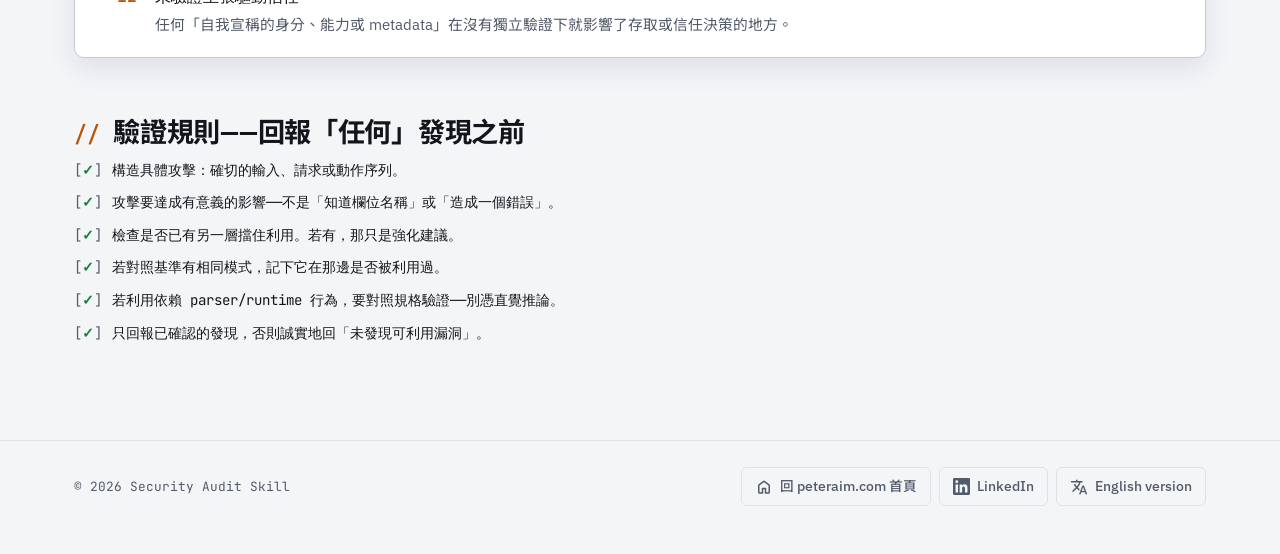
<file: zh-Hant/hunting.html>
<!DOCTYPE html>
<html lang="zh-Hant" data-theme="dark">
<head>
  <meta charset="UTF-8" />
  <script>try{document.documentElement.setAttribute("data-theme",localStorage.getItem("theme")||(matchMedia("(prefers-color-scheme: light)").matches?"light":"dark"))}catch(e){}</script>
  <title>獵捕視角 · Security Audit Skill</title>
  <!-- Google tag (gtag.js) -->
  <script async src="https://www.googletagmanager.com/gtag/js?id=G-RM0FBMMBLL"></script>
  <script>
    window.dataLayer = window.dataLayer || [];
    function gtag(){dataLayer.push(arguments);}
    gtag('js', new Date());
    gtag('config', 'G-RM0FBMMBLL');
  </script>
  <meta name="viewport" content="width=device-width, initial-scale=1.0, viewport-fit=cover" />
  <meta name="description" content="注入每個第 2 階段 prompt。以攻擊者而非審稿者思考——深讀程式碼，設法打破防禦，而不只是確認它存在。" />
  <meta name="theme-color" content="#0A0C10" />
  <link rel="icon" href="data:image/svg+xml,<svg xmlns='http://www.w3.org/2000/svg' viewBox='0 0 32 32'><rect width='32' height='32' rx='7' fill='%23FF8A3D'/><path d='M16 5 L25 8 V15 C25 21 21 25 16 27 C11 25 7 21 7 15 V8 Z' fill='%230A0C12'/><path d='M12.4 16 l2.5 2.5 L20 13.3' fill='none' stroke='%23FF8A3D' stroke-width='2.3' stroke-linecap='round' stroke-linejoin='round'/></svg>" />
  <link rel="canonical" href="https://cloudflare-security-skill.peteraim.com/zh-Hant/hunting.html" />
  <link rel="alternate" hreflang="en" href="https://cloudflare-security-skill.peteraim.com/hunting.html" />
  <link rel="alternate" hreflang="zh-Hant" href="https://cloudflare-security-skill.peteraim.com/zh-Hant/hunting.html" />
  <link rel="alternate" hreflang="x-default" href="https://cloudflare-security-skill.peteraim.com/hunting.html" />
  <meta property="og:type" content="article" />
  <meta property="og:site_name" content="Security Audit Skill" />
  <meta property="og:title" content="獵捕視角 · Security Audit Skill" />
  <meta property="og:description" content="注入每個第 2 階段 prompt。以攻擊者而非審稿者思考——深讀程式碼，設法打破防禦，而不只是確認它存在。" />
  <meta property="og:url" content="https://cloudflare-security-skill.peteraim.com/zh-Hant/hunting.html" />
  <meta name="twitter:card" content="summary_large_image" />
  <link rel="preconnect" href="https://fonts.googleapis.com" />
  <link rel="preconnect" href="https://fonts.gstatic.com" crossorigin />
  <link href="https://fonts.googleapis.com/css2?family=IBM+Plex+Sans+Condensed:wght@500;600;700&family=IBM+Plex+Sans:wght@400;500;600&family=JetBrains+Mono:wght@400;500;700&family=Noto+Sans+TC:wght@400;500;700&display=swap" rel="stylesheet" />
  <link href="https://fonts.googleapis.com/css2?family=Material+Symbols+Rounded:opsz,wght,FILL,GRAD@24,400,0,0&display=swap" rel="stylesheet" />
  <link rel="stylesheet" href="../assets/styles.css" />
  <meta property="og:image" content="https://cloudflare-security-skill.peteraim.com/og-image.png">
  <meta property="og:image:width" content="1200">
  <meta property="og:image:height" content="630">
  <meta name="twitter:image" content="https://cloudflare-security-skill.peteraim.com/og-image.png">
</head>
<body data-page="hunting">
  <main id="page" class="page page--hunting">
<header class="page-head"><p class="page-head__mark"><span class="material-symbols-rounded" aria-hidden="true">travel_explore</span><span class="page-head__n">04</span><span class="page-head__of">/ 06</span></p><h1>獵捕視角</h1><p class="page-head__sub">注入每個第 2 階段 prompt。以攻擊者而非審稿者思考——深讀程式碼，設法打破防禦，而不只是確認它存在。</p></header><p class="lead" data-item="">bug 住在各層之間的縫隙裡。跟著資料，從入口穿過驗證、轉換、儲存、取回到輸出。</p><div class="console" data-item=""><div class="console__bar" aria-hidden="true"><span class="terminal__dot"></span><span class="terminal__dot"></span><span class="terminal__dot"></span><span class="console__name">hunt --angles</span></div><div class="console__body"><div class="cline" data-item=""><span class="cline__prompt" aria-hidden="true">▸</span><span class="cline__n">1</span><div class="cline__text"><b class="cline__title">攻擊失敗路徑</b><p class="cline__body">成功路徑都防好了。錯誤處理、後備分支、catch、逾時、重試、清理——失敗的嚴謹度有跟成功一樣嗎？</p></div></div><div class="cline" data-item=""><span class="cline__prompt" aria-hidden="true">▸</span><span class="cline__n">2</span><div class="cline__text"><b class="cline__title">邊界會怎樣？</b><p class="cline__body">空值、最大長度、null vs undefined vs 缺漏、零、負數、unicode、第一項與最後一項、剛好超過上限、剛好卡在 rate limit、token 過期的那一刻。</p></div></div><div class="cline" data-item=""><span class="cline__prompt" aria-hidden="true">▸</span><span class="cline__n">3</span><div class="cline__text"><b class="cline__title">元件彼此假設了什麼？</b><p class="cline__body">資料庫層是否假設 API 已驗證？renderer 是否假設內容在寫入時已淨化？找出隱含信任之處，測試它是否站得住腳。</p></div></div><div class="cline" data-item=""><span class="cline__prompt" aria-hidden="true">▸</span><span class="cline__n">4</span><div class="cline__text"><b class="cline__title">順序錯亂的操作</b><p class="cline__body">在第 1 步前呼叫第 3 步。建立時刪除。沒啟動流程就打確認端點。重播一個已完成的流程。</p></div></div><div class="cline" data-item=""><span class="cline__prompt" aria-hidden="true">▸</span><span class="cline__n">5</span><div class="cline__text"><b class="cline__title">兩件事同時發生</b><p class="cline__body">對同一資源兩個請求。一邊讀一邊改。一邊迭代一邊刪。兩個使用者搶同一個唯一資源。</p></div></div><div class="cline" data-item=""><span class="cline__prompt" aria-hidden="true">▸</span><span class="cline__n">6</span><div class="cline__text"><b class="cline__title">parser 互相打架處</b><p class="cline__body">schema 收、資料庫卻拒。router 與應用對 URL 解讀不同。副檔名 vs MIME type vs magic bytes。</p></div></div><div class="cline" data-item=""><span class="cline__prompt" aria-hidden="true">▸</span><span class="cline__n">7</span><div class="cline__text"><b class="cline__title">什麼能撐過一次來回？</b><p class="cline__body">存了再取——還是同一個值嗎？編碼會變嗎、跳脫會疊加嗎、相對路徑在讀寫時解析不同嗎、序列化會掉型別資訊嗎？</p></div></div><div class="cline" data-item=""><span class="cline__prompt" aria-hidden="true">▸</span><span class="cline__n">8</span><div class="cline__text"><b class="cline__title">設定控制了什麼？</b><p class="cline__body">設定缺失或為預設時會怎樣？環境變數能否蓋掉安全控制？feature flag 會不會關掉驗證？首次設定（first-run）期間的安全姿態如何？</p></div></div><div class="cline" data-item=""><span class="cline__prompt" aria-hidden="true">▸</span><span class="cline__n">9</span><div class="cline__text"><b class="cline__title">跟著權限走</b><p class="cline__body">對每個狀態變更問：誰授權的？往回追到權限檢查。是「正確資源」上的「正確權限」嗎？有沒有平行路徑檢查方式不同——或根本不檢查？</p></div></div><div class="cline" data-item=""><span class="cline__prompt" aria-hidden="true">▸</span><span class="cline__n">10</span><div class="cline__text"><b class="cline__title">尋找洩漏的上下文</b><p class="cline__body">洩漏內部路徑的錯誤訊息。production 的 stack trace。能看出紀錄是否存在的時序差異。回應大小差異。揭露版本的 header。倖存的 debug 端點。</p></div></div><div class="cline" data-item=""><span class="cline__prompt" aria-hidden="true">▸</span><span class="cline__n">11</span><div class="cline__text"><b class="cline__title">蓋掉安全預設的參數</b><p class="cline__body">預設安全、但使用者參數能改掉它的地方。找出每個能蓋掉「安全相關預設」的輸入，確認這個覆寫有用對的權限把關。</p></div></div><div class="cline" data-item=""><span class="cline__prompt" aria-hidden="true">▸</span><span class="cline__n">12</span><div class="cline__text"><b class="cline__title">未驗證主張驅動信任</b><p class="cline__body">任何「自我宣稱的身分、能力或 metadata」在沒有獨立驗證下就影響了存取或信任決策的地方。</p></div></div></div></div><section class="block" aria-labelledby="rulesH"><h2 class="block__title" id="rulesH"><span class="section-label__hash">//</span> 驗證規則——回報「任何」發現之前</h2><ul class="cchecks"><li class="ccheck" data-item=""><span class="ccheck__box" aria-hidden="true">[<span class="ccheck__tick">✓</span>]</span><span>構造具體攻擊：確切的輸入、請求或動作序列。</span></li><li class="ccheck" data-item=""><span class="ccheck__box" aria-hidden="true">[<span class="ccheck__tick">✓</span>]</span><span>攻擊要達成有意義的影響——不是「知道欄位名稱」或「造成一個錯誤」。</span></li><li class="ccheck" data-item=""><span class="ccheck__box" aria-hidden="true">[<span class="ccheck__tick">✓</span>]</span><span>檢查是否已有另一層擋住利用。若有，那只是強化建議。</span></li><li class="ccheck" data-item=""><span class="ccheck__box" aria-hidden="true">[<span class="ccheck__tick">✓</span>]</span><span>若對照基準有相同模式，記下它在那邊是否被利用過。</span></li><li class="ccheck" data-item=""><span class="ccheck__box" aria-hidden="true">[<span class="ccheck__tick">✓</span>]</span><span>若利用依賴 parser/runtime 行為，要對照規格驗證——別憑直覺推論。</span></li><li class="ccheck" data-item=""><span class="ccheck__box" aria-hidden="true">[<span class="ccheck__tick">✓</span>]</span><span>只回報已確認的發現，否則誠實地回「未發現可利用漏洞」。</span></li></ul></section>
</main>
  <script src="../data/data.js"></script>
  <script src="../assets/shell.js"></script>
  <script src="../assets/app.js"></script>
<p class="lang-alt-link" style="text-align:center;padding:12px;"><a href="/hunting.html" hreflang="en" rel="alternate" lang="en">English version</a></p>
</body>
</html>
</file>
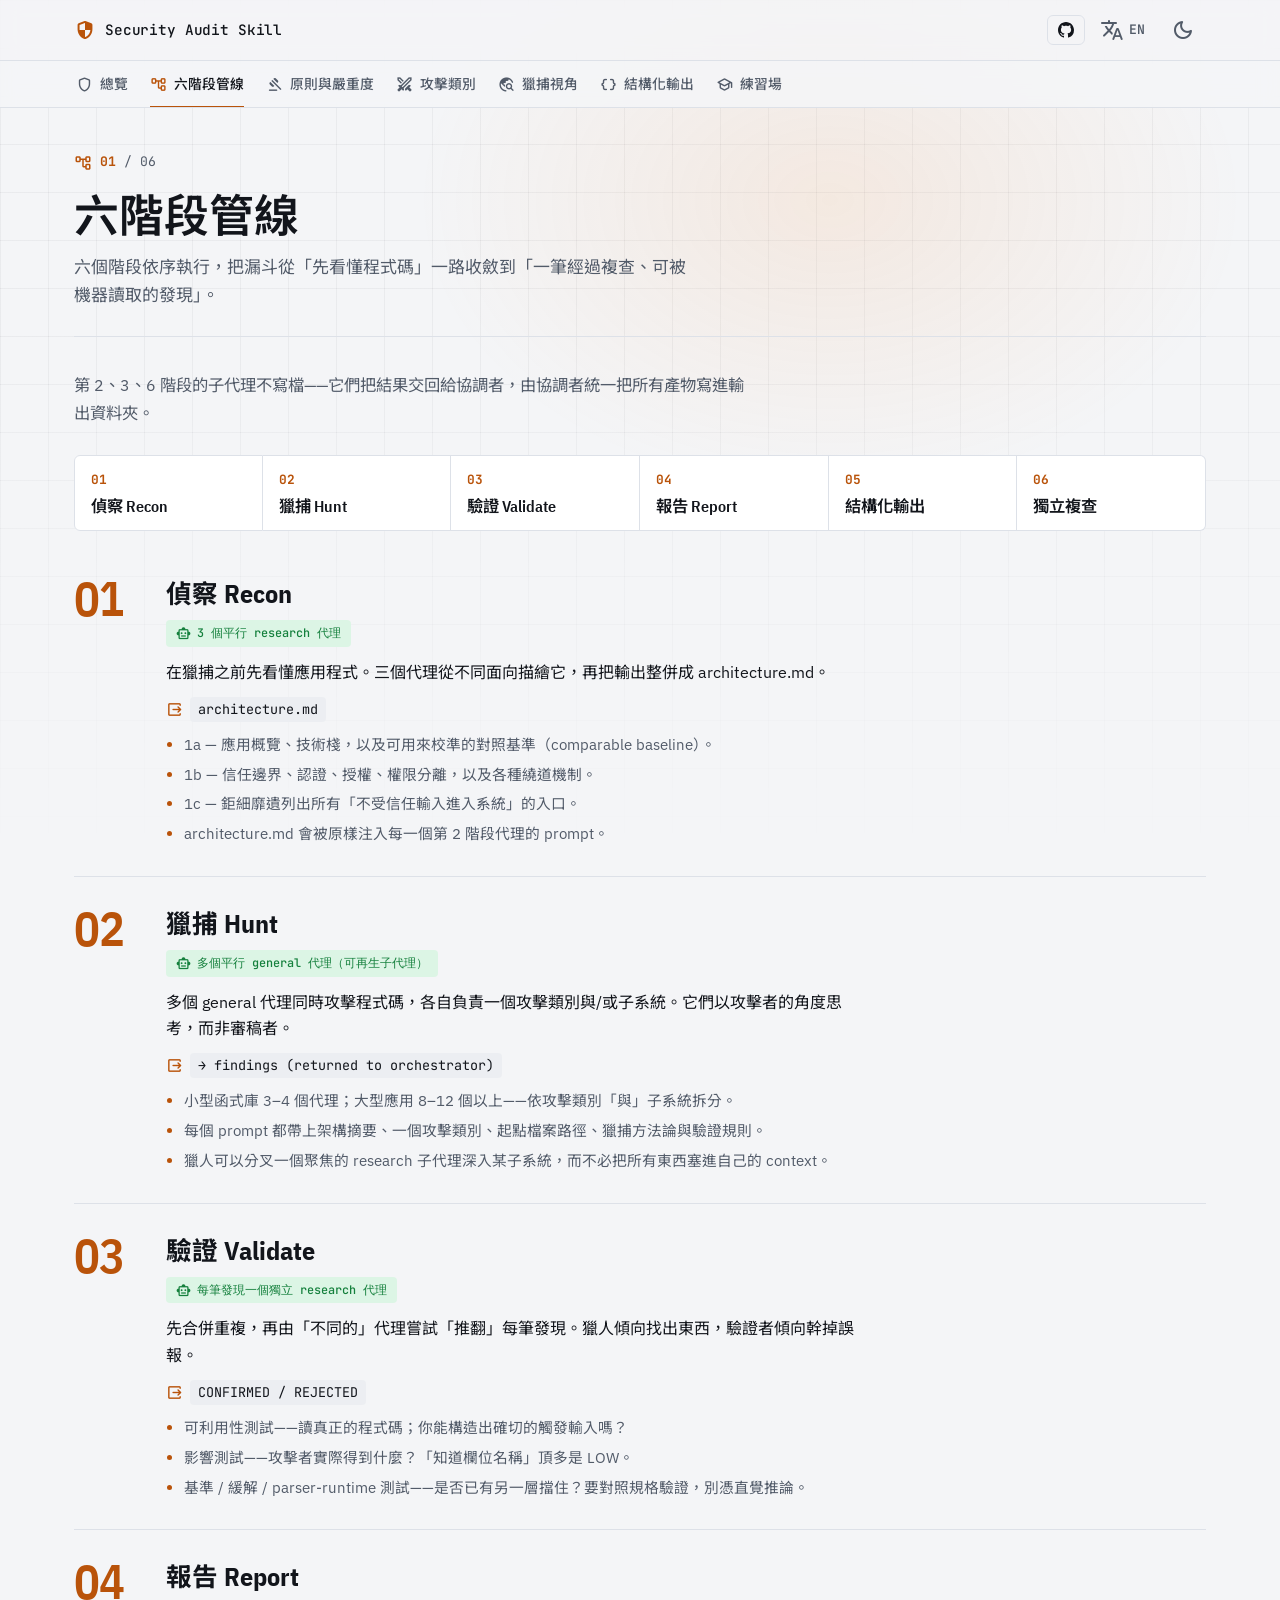
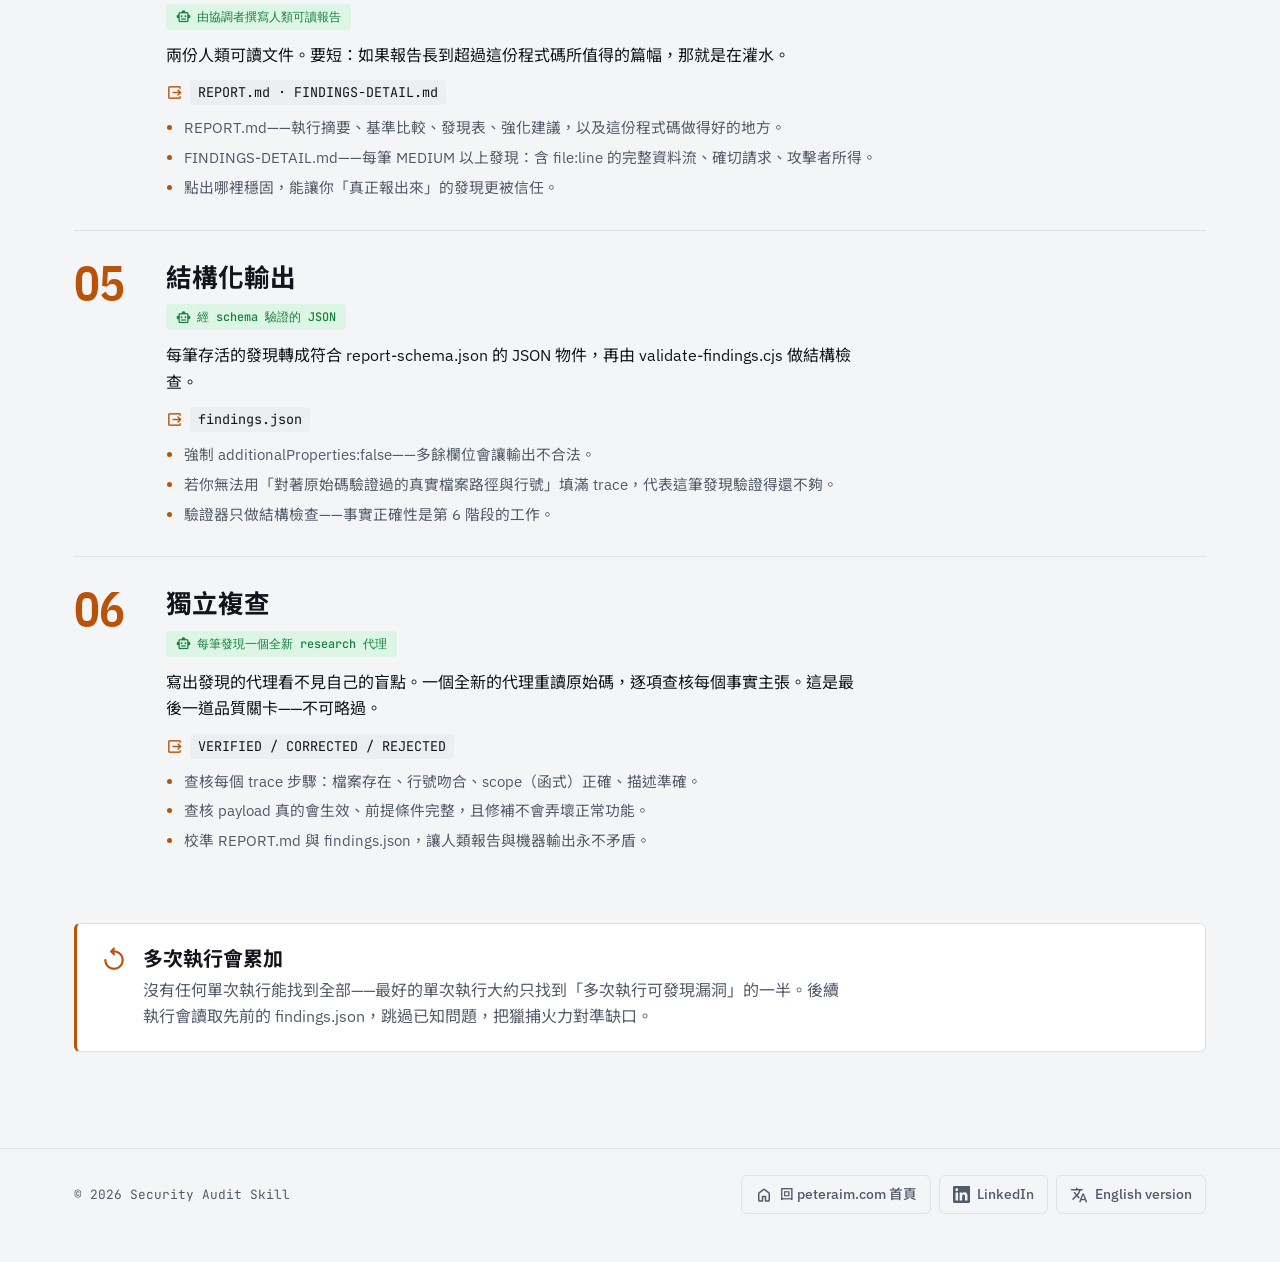
<file: zh-Hant/pipeline.html>
<!DOCTYPE html>
<html lang="zh-Hant" data-theme="dark">
<head>
  <meta charset="UTF-8" />
  <script>try{document.documentElement.setAttribute("data-theme",localStorage.getItem("theme")||(matchMedia("(prefers-color-scheme: light)").matches?"light":"dark"))}catch(e){}</script>
  <title>六階段管線 · Security Audit Skill</title>
  <!-- Google tag (gtag.js) -->
  <script async src="https://www.googletagmanager.com/gtag/js?id=G-RM0FBMMBLL"></script>
  <script>
    window.dataLayer = window.dataLayer || [];
    function gtag(){dataLayer.push(arguments);}
    gtag('js', new Date());
    gtag('config', 'G-RM0FBMMBLL');
  </script>
  <meta name="viewport" content="width=device-width, initial-scale=1.0, viewport-fit=cover" />
  <meta name="description" content="六個階段依序執行，把漏斗從「先看懂程式碼」一路收斂到「一筆經過複查、可被機器讀取的發現」。" />
  <meta name="theme-color" content="#0A0C10" />
  <link rel="icon" href="data:image/svg+xml,<svg xmlns='http://www.w3.org/2000/svg' viewBox='0 0 32 32'><rect width='32' height='32' rx='7' fill='%23FF8A3D'/><path d='M16 5 L25 8 V15 C25 21 21 25 16 27 C11 25 7 21 7 15 V8 Z' fill='%230A0C12'/><path d='M12.4 16 l2.5 2.5 L20 13.3' fill='none' stroke='%23FF8A3D' stroke-width='2.3' stroke-linecap='round' stroke-linejoin='round'/></svg>" />
  <link rel="canonical" href="https://cloudflare-security-skill.peteraim.com/zh-Hant/pipeline.html" />
  <link rel="alternate" hreflang="en" href="https://cloudflare-security-skill.peteraim.com/pipeline.html" />
  <link rel="alternate" hreflang="zh-Hant" href="https://cloudflare-security-skill.peteraim.com/zh-Hant/pipeline.html" />
  <link rel="alternate" hreflang="x-default" href="https://cloudflare-security-skill.peteraim.com/pipeline.html" />
  <meta property="og:type" content="article" />
  <meta property="og:site_name" content="Security Audit Skill" />
  <meta property="og:title" content="六階段管線 · Security Audit Skill" />
  <meta property="og:description" content="六個階段依序執行，把漏斗從「先看懂程式碼」一路收斂到「一筆經過複查、可被機器讀取的發現」。" />
  <meta property="og:url" content="https://cloudflare-security-skill.peteraim.com/zh-Hant/pipeline.html" />
  <meta name="twitter:card" content="summary_large_image" />
  <link rel="preconnect" href="https://fonts.googleapis.com" />
  <link rel="preconnect" href="https://fonts.gstatic.com" crossorigin />
  <link href="https://fonts.googleapis.com/css2?family=IBM+Plex+Sans+Condensed:wght@500;600;700&family=IBM+Plex+Sans:wght@400;500;600&family=JetBrains+Mono:wght@400;500;700&family=Noto+Sans+TC:wght@400;500;700&display=swap" rel="stylesheet" />
  <link href="https://fonts.googleapis.com/css2?family=Material+Symbols+Rounded:opsz,wght,FILL,GRAD@24,400,0,0&display=swap" rel="stylesheet" />
  <link rel="stylesheet" href="../assets/styles.css" />
  <meta property="og:image" content="https://cloudflare-security-skill.peteraim.com/og-image.png">
  <meta property="og:image:width" content="1200">
  <meta property="og:image:height" content="630">
  <meta name="twitter:image" content="https://cloudflare-security-skill.peteraim.com/og-image.png">
</head>
<body data-page="pipeline">
  <main id="page" class="page page--pipeline">
<header class="page-head"><p class="page-head__mark"><span class="material-symbols-rounded" aria-hidden="true">account_tree</span><span class="page-head__n">01</span><span class="page-head__of">/ 06</span></p><h1>六階段管線</h1><p class="page-head__sub">六個階段依序執行，把漏斗從「先看懂程式碼」一路收斂到「一筆經過複查、可被機器讀取的發現」。</p></header><p class="lead" data-item="">第 2、3、6 階段的子代理不寫檔——它們把結果交回給協調者，由協調者統一把所有產物寫進輸出資料夾。</p><div class="flow" role="list" aria-label="pipeline"><a class="flow__node" role="listitem" href="#stage-recon"><span class="flow__num">01</span><span class="flow__label">偵察 Recon</span></a><span class="flow__arrow material-symbols-rounded" aria-hidden="true">chevron_right</span><a class="flow__node" role="listitem" href="#stage-hunt"><span class="flow__num">02</span><span class="flow__label">獵捕 Hunt</span></a><span class="flow__arrow material-symbols-rounded" aria-hidden="true">chevron_right</span><a class="flow__node" role="listitem" href="#stage-validate"><span class="flow__num">03</span><span class="flow__label">驗證 Validate</span></a><span class="flow__arrow material-symbols-rounded" aria-hidden="true">chevron_right</span><a class="flow__node" role="listitem" href="#stage-report"><span class="flow__num">04</span><span class="flow__label">報告 Report</span></a><span class="flow__arrow material-symbols-rounded" aria-hidden="true">chevron_right</span><a class="flow__node" role="listitem" href="#stage-structured"><span class="flow__num">05</span><span class="flow__label">結構化輸出</span></a><span class="flow__arrow material-symbols-rounded" aria-hidden="true">chevron_right</span><a class="flow__node" role="listitem" href="#stage-verify"><span class="flow__num">06</span><span class="flow__label">獨立複查</span></a></div><div class="stages"><section class="stage" id="stage-recon" data-item=""><div class="stage__head"><span class="stage__num">01</span><h3 class="stage__name">偵察 Recon</h3><span class="badge badge--agents"><span class="material-symbols-rounded" aria-hidden="true">smart_toy</span>3 個平行 research 代理</span></div><p class="stage__summary">在獵捕之前先看懂應用程式。三個代理從不同面向描繪它，再把輸出整併成 architecture.md。</p><div class="step__out"><span class="material-symbols-rounded" aria-hidden="true">output</span><code>architecture.md</code></div><ul class="stage__detail"><li>1a — 應用概覽、技術棧，以及可用來校準的對照基準（comparable baseline）。</li><li>1b — 信任邊界、認證、授權、權限分離，以及各種繞道機制。</li><li>1c — 鉅細靡遺列出所有「不受信任輸入進入系統」的入口。</li><li>architecture.md 會被原樣注入每一個第 2 階段代理的 prompt。</li></ul></section><section class="stage" id="stage-hunt" data-item=""><div class="stage__head"><span class="stage__num">02</span><h3 class="stage__name">獵捕 Hunt</h3><span class="badge badge--agents"><span class="material-symbols-rounded" aria-hidden="true">smart_toy</span>多個平行 general 代理（可再生子代理）</span></div><p class="stage__summary">多個 general 代理同時攻擊程式碼，各自負責一個攻擊類別與/或子系統。它們以攻擊者的角度思考，而非審稿者。</p><div class="step__out"><span class="material-symbols-rounded" aria-hidden="true">output</span><code>→ findings (returned to orchestrator)</code></div><ul class="stage__detail"><li>小型函式庫 3–4 個代理；大型應用 8–12 個以上——依攻擊類別「與」子系統拆分。</li><li>每個 prompt 都帶上架構摘要、一個攻擊類別、起點檔案路徑、獵捕方法論與驗證規則。</li><li>獵人可以分叉一個聚焦的 research 子代理深入某子系統，而不必把所有東西塞進自己的 context。</li></ul></section><section class="stage" id="stage-validate" data-item=""><div class="stage__head"><span class="stage__num">03</span><h3 class="stage__name">驗證 Validate</h3><span class="badge badge--agents"><span class="material-symbols-rounded" aria-hidden="true">smart_toy</span>每筆發現一個獨立 research 代理</span></div><p class="stage__summary">先合併重複，再由「不同的」代理嘗試「推翻」每筆發現。獵人傾向找出東西，驗證者傾向幹掉誤報。</p><div class="step__out"><span class="material-symbols-rounded" aria-hidden="true">output</span><code>CONFIRMED / REJECTED</code></div><ul class="stage__detail"><li>可利用性測試——讀真正的程式碼；你能構造出確切的觸發輸入嗎？</li><li>影響測試——攻擊者實際得到什麼？「知道欄位名稱」頂多是 LOW。</li><li>基準 / 緩解 / parser-runtime 測試——是否已有另一層擋住？要對照規格驗證，別憑直覺推論。</li></ul></section><section class="stage" id="stage-report" data-item=""><div class="stage__head"><span class="stage__num">04</span><h3 class="stage__name">報告 Report</h3><span class="badge badge--agents"><span class="material-symbols-rounded" aria-hidden="true">smart_toy</span>由協調者撰寫人類可讀報告</span></div><p class="stage__summary">兩份人類可讀文件。要短：如果報告長到超過這份程式碼所值得的篇幅，那就是在灌水。</p><div class="step__out"><span class="material-symbols-rounded" aria-hidden="true">output</span><code>REPORT.md · FINDINGS-DETAIL.md</code></div><ul class="stage__detail"><li>REPORT.md——執行摘要、基準比較、發現表、強化建議，以及這份程式碼做得好的地方。</li><li>FINDINGS-DETAIL.md——每筆 MEDIUM 以上發現：含 file:line 的完整資料流、確切請求、攻擊者所得。</li><li>點出哪裡穩固，能讓你「真正報出來」的發現更被信任。</li></ul></section><section class="stage" id="stage-structured" data-item=""><div class="stage__head"><span class="stage__num">05</span><h3 class="stage__name">結構化輸出</h3><span class="badge badge--agents"><span class="material-symbols-rounded" aria-hidden="true">smart_toy</span>經 schema 驗證的 JSON</span></div><p class="stage__summary">每筆存活的發現轉成符合 report-schema.json 的 JSON 物件，再由 validate-findings.cjs 做結構檢查。</p><div class="step__out"><span class="material-symbols-rounded" aria-hidden="true">output</span><code>findings.json</code></div><ul class="stage__detail"><li>強制 additionalProperties:false——多餘欄位會讓輸出不合法。</li><li>若你無法用「對著原始碼驗證過的真實檔案路徑與行號」填滿 trace，代表這筆發現驗證得還不夠。</li><li>驗證器只做結構檢查——事實正確性是第 6 階段的工作。</li></ul></section><section class="stage" id="stage-verify" data-item=""><div class="stage__head"><span class="stage__num">06</span><h3 class="stage__name">獨立複查</h3><span class="badge badge--agents"><span class="material-symbols-rounded" aria-hidden="true">smart_toy</span>每筆發現一個全新 research 代理</span></div><p class="stage__summary">寫出發現的代理看不見自己的盲點。一個全新的代理重讀原始碼，逐項查核每個事實主張。這是最後一道品質關卡——不可略過。</p><div class="step__out"><span class="material-symbols-rounded" aria-hidden="true">output</span><code>VERIFIED / CORRECTED / REJECTED</code></div><ul class="stage__detail"><li>查核每個 trace 步驟：檔案存在、行號吻合、scope（函式）正確、描述準確。</li><li>查核 payload 真的會生效、前提條件完整，且修補不會弄壞正常功能。</li><li>校準 REPORT.md 與 findings.json，讓人類報告與機器輸出永不矛盾。</li></ul></section></div><section class="callout" data-item=""><span class="material-symbols-rounded callout__icon" aria-hidden="true">replay</span><div><h3 class="callout__title">多次執行會累加</h3><p class="callout__body">沒有任何單次執行能找到全部——最好的單次執行大約只找到「多次執行可發現漏洞」的一半。後續執行會讀取先前的 findings.json，跳過已知問題，把獵捕火力對準缺口。</p></div></section>
</main>
  <script src="../data/data.js"></script>
  <script src="../assets/shell.js"></script>
  <script src="../assets/app.js"></script>
<p class="lang-alt-link" style="text-align:center;padding:12px;"><a href="/pipeline.html" hreflang="en" rel="alternate" lang="en">English version</a></p>
</body>
</html>
</file>
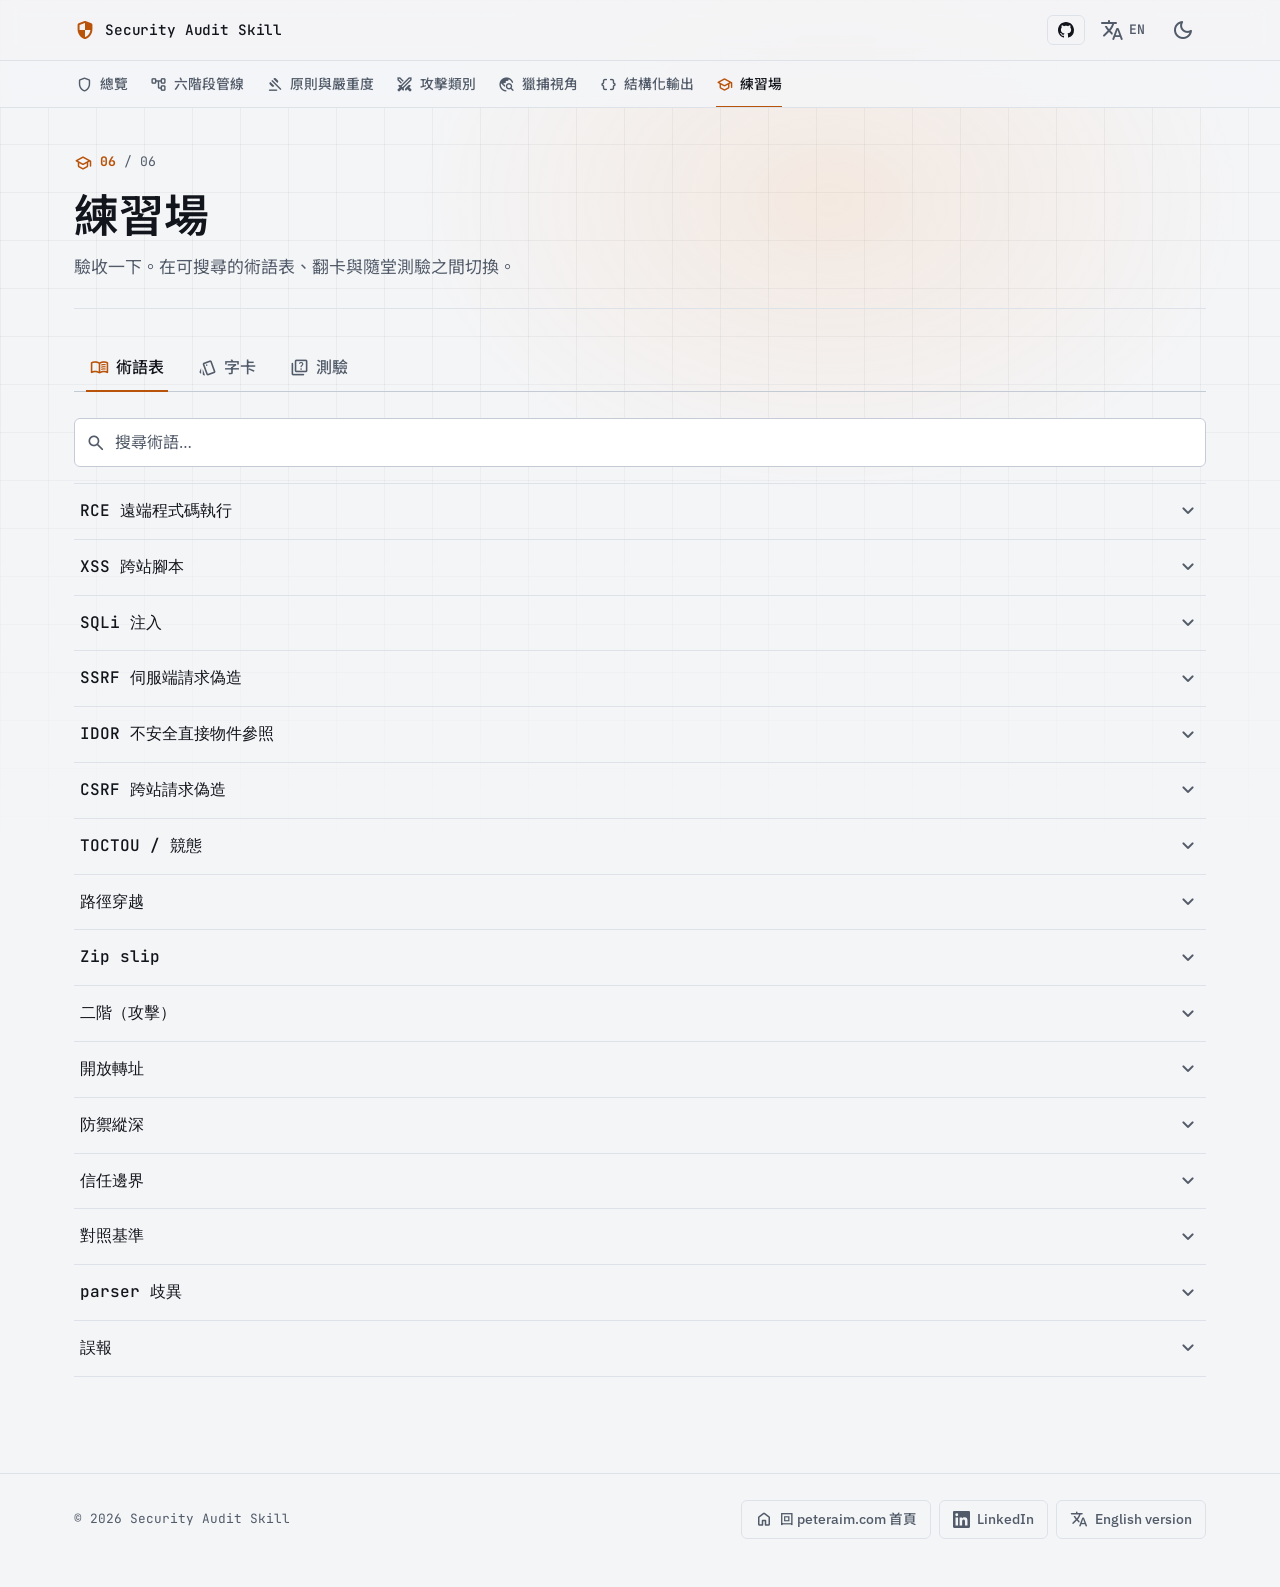
<file: zh-Hant/practice.html>
<!DOCTYPE html>
<html lang="zh-Hant" data-theme="dark">
<head>
  <meta charset="UTF-8" />
  <script>try{document.documentElement.setAttribute("data-theme",localStorage.getItem("theme")||(matchMedia("(prefers-color-scheme: light)").matches?"light":"dark"))}catch(e){}</script>
  <title>練習場 · Security Audit Skill</title>
  <!-- Google tag (gtag.js) -->
  <script async src="https://www.googletagmanager.com/gtag/js?id=G-RM0FBMMBLL"></script>
  <script>
    window.dataLayer = window.dataLayer || [];
    function gtag(){dataLayer.push(arguments);}
    gtag('js', new Date());
    gtag('config', 'G-RM0FBMMBLL');
  </script>
  <meta name="viewport" content="width=device-width, initial-scale=1.0, viewport-fit=cover" />
  <meta name="description" content="驗收一下。在可搜尋的術語表、翻卡與隨堂測驗之間切換。" />
  <meta name="theme-color" content="#0A0C10" />
  <link rel="icon" href="data:image/svg+xml,<svg xmlns='http://www.w3.org/2000/svg' viewBox='0 0 32 32'><rect width='32' height='32' rx='7' fill='%23FF8A3D'/><path d='M16 5 L25 8 V15 C25 21 21 25 16 27 C11 25 7 21 7 15 V8 Z' fill='%230A0C12'/><path d='M12.4 16 l2.5 2.5 L20 13.3' fill='none' stroke='%23FF8A3D' stroke-width='2.3' stroke-linecap='round' stroke-linejoin='round'/></svg>" />
  <link rel="canonical" href="https://cloudflare-security-skill.peteraim.com/zh-Hant/practice.html" />
  <link rel="alternate" hreflang="en" href="https://cloudflare-security-skill.peteraim.com/practice.html" />
  <link rel="alternate" hreflang="zh-Hant" href="https://cloudflare-security-skill.peteraim.com/zh-Hant/practice.html" />
  <link rel="alternate" hreflang="x-default" href="https://cloudflare-security-skill.peteraim.com/practice.html" />
  <meta property="og:type" content="article" />
  <meta property="og:site_name" content="Security Audit Skill" />
  <meta property="og:title" content="練習場 · Security Audit Skill" />
  <meta property="og:description" content="驗收一下。在可搜尋的術語表、翻卡與隨堂測驗之間切換。" />
  <meta property="og:url" content="https://cloudflare-security-skill.peteraim.com/zh-Hant/practice.html" />
  <meta name="twitter:card" content="summary_large_image" />
  <link rel="preconnect" href="https://fonts.googleapis.com" />
  <link rel="preconnect" href="https://fonts.gstatic.com" crossorigin />
  <link href="https://fonts.googleapis.com/css2?family=IBM+Plex+Sans+Condensed:wght@500;600;700&family=IBM+Plex+Sans:wght@400;500;600&family=JetBrains+Mono:wght@400;500;700&family=Noto+Sans+TC:wght@400;500;700&display=swap" rel="stylesheet" />
  <link href="https://fonts.googleapis.com/css2?family=Material+Symbols+Rounded:opsz,wght,FILL,GRAD@24,400,0,0&display=swap" rel="stylesheet" />
  <link rel="stylesheet" href="../assets/styles.css" />
  <meta property="og:image" content="https://cloudflare-security-skill.peteraim.com/og-image.png">
  <meta property="og:image:width" content="1200">
  <meta property="og:image:height" content="630">
  <meta name="twitter:image" content="https://cloudflare-security-skill.peteraim.com/og-image.png">
</head>
<body data-page="practice">
  <main id="page" class="page page--practice">
<header class="page-head"><p class="page-head__mark"><span class="material-symbols-rounded" aria-hidden="true">school</span><span class="page-head__n">06</span><span class="page-head__of">/ 06</span></p><h1>練習場</h1><p class="page-head__sub">驗收一下。在可搜尋的術語表、翻卡與隨堂測驗之間切換。</p></header><div class="ltabs" role="tablist"><button class="ltab ltab--active" type="button" role="tab" aria-selected="true" data-tab="glossary"><span class="material-symbols-rounded" aria-hidden="true">menu_book</span>術語表</button><button class="ltab" type="button" role="tab" aria-selected="false" data-tab="flashcards"><span class="material-symbols-rounded" aria-hidden="true">style</span>字卡</button><button class="ltab" type="button" role="tab" aria-selected="false" data-tab="quiz"><span class="material-symbols-rounded" aria-hidden="true">quiz</span>測驗</button></div><div id="practicePanel" class="ltabpanel" data-item=""><div class="toolbar"><div class="search-wrap"><span class="material-symbols-rounded search-ic" aria-hidden="true">search</span><input id="gloSearch" class="search" type="search" autocomplete="off" placeholder="搜尋術語…" aria-label="搜尋"></div></div><div class="glo-list" id="gloList"><details class="glo" data-item="" data-hay="rce 遠端程式碼執行 remote code execution——在目標上執行攻擊者指定的程式碼。未經認證的 rce 屬 critical。"><summary class="glo__term"><span>RCE 遠端程式碼執行</span><span class="material-symbols-rounded glo__chev" aria-hidden="true">expand_more</span></summary><p class="glo__def">Remote Code Execution——在目標上執行攻擊者指定的程式碼。未經認證的 RCE 屬 CRITICAL。</p></details><details class="glo" data-item="" data-hay="xss 跨站腳本 cross-site scripting——把腳本注入別人會看到的頁面。對所有使用者觸發的 stored xss 屬 high。"><summary class="glo__term"><span>XSS 跨站腳本</span><span class="material-symbols-rounded glo__chev" aria-hidden="true">expand_more</span></summary><p class="glo__def">Cross-Site Scripting——把腳本注入別人會看到的頁面。對所有使用者觸發的 stored XSS 屬 HIGH。</p></details><details class="glo" data-item="" data-hay="sqli 注入 sql injection——透過未跳脫輸入操弄資料庫查詢。檢查每個 sql.raw() 與動態識別字。"><summary class="glo__term"><span>SQLi 注入</span><span class="material-symbols-rounded glo__chev" aria-hidden="true">expand_more</span></summary><p class="glo__def">SQL Injection——透過未跳脫輸入操弄資料庫查詢。檢查每個 sql.raw() 與動態識別字。</p></details><details class="glo" data-item="" data-hay="ssrf 伺服端請求偽造 server-side request forgery——讓伺服器去抓攻擊者控制的 url。注意轉址、dns rebinding、webhook。"><summary class="glo__term"><span>SSRF 伺服端請求偽造</span><span class="material-symbols-rounded glo__chev" aria-hidden="true">expand_more</span></summary><p class="glo__def">Server-Side Request Forgery——讓伺服器去抓攻擊者控制的 URL。注意轉址、DNS rebinding、webhook。</p></details><details class="glo" data-item="" data-hay="idor 不安全直接物件參照 insecure direct object reference——改個 id 就存取到別人的物件，卻沒有授權檢查。"><summary class="glo__term"><span>IDOR 不安全直接物件參照</span><span class="material-symbols-rounded glo__chev" aria-hidden="true">expand_more</span></summary><p class="glo__def">Insecure Direct Object Reference——改個 ID 就存取到別人的物件，卻沒有授權檢查。</p></details><details class="glo" data-item="" data-hay="csrf 跨站請求偽造 cross-site request forgery——誘騙已登入使用者的瀏覽器送出會改變狀態的請求。有實質效果時屬 medium。"><summary class="glo__term"><span>CSRF 跨站請求偽造</span><span class="material-symbols-rounded glo__chev" aria-hidden="true">expand_more</span></summary><p class="glo__def">Cross-Site Request Forgery——誘騙已登入使用者的瀏覽器送出會改變狀態的請求。有實質效果時屬 MEDIUM。</p></details><details class="glo" data-item="" data-hay="toctou / 競態 time-of-check 到 time-of-use——檢查與使用之間有縫隙，讓狀態在中間被改。經典的 check-then-act 漏洞。"><summary class="glo__term"><span>TOCTOU / 競態</span><span class="material-symbols-rounded glo__chev" aria-hidden="true">expand_more</span></summary><p class="glo__def">Time-Of-Check 到 Time-Of-Use——檢查與使用之間有縫隙，讓狀態在中間被改。經典的 check-then-act 漏洞。</p></details><details class="glo" data-item="" data-hay="路徑穿越 透過 ../、symlink、編碼序列或 null byte 逸出預期資料夾，讀寫任意檔案。"><summary class="glo__term"><span>路徑穿越</span><span class="material-symbols-rounded glo__chev" aria-hidden="true">expand_more</span></summary><p class="glo__def">透過 ../、symlink、編碼序列或 null byte 逸出預期資料夾，讀寫任意檔案。</p></details><details class="glo" data-item="" data-hay="zip slip 解壓縮時因路徑未受限，把項目寫到目標資料夾之外。"><summary class="glo__term"><span>Zip slip</span><span class="material-symbols-rounded glo__chev" aria-hidden="true">expand_more</span></summary><p class="glo__def">解壓縮時因路徑未受限，把項目寫到目標資料夾之外。</p></details><details class="glo" data-item="" data-hay="二階（攻擊） 儲存時安全的資料，稍後在不同情境被使用時變危險——在 sql 安全的值被當成 json path 的 key。"><summary class="glo__term"><span>二階（攻擊）</span><span class="material-symbols-rounded glo__chev" aria-hidden="true">expand_more</span></summary><p class="glo__def">儲存時安全的資料，稍後在不同情境被使用時變危險——在 SQL 安全的值被當成 JSON path 的 key。</p></details><details class="glo" data-item="" data-hay="開放轉址 轉址參數（redirect/return/next/url）未經驗證就導向他處——竊取 token 與釣魚的積木。"><summary class="glo__term"><span>開放轉址</span><span class="material-symbols-rounded glo__chev" aria-hidden="true">expand_more</span></summary><p class="glo__def">轉址參數（redirect/return/next/url）未經驗證就導向他處——竊取 token 與釣魚的積木。</p></details><details class="glo" data-item="" data-hay="防禦縱深 分層控制。若 layer a 已擋住攻擊，缺少 layer b 是強化建議，不是漏洞。"><summary class="glo__term"><span>防禦縱深</span><span class="material-symbols-rounded glo__chev" aria-hidden="true">expand_more</span></summary><p class="glo__def">分層控制。若 Layer A 已擋住攻擊，缺少 Layer B 是強化建議，不是漏洞。</p></details><details class="glo" data-item="" data-hay="信任邊界 不受信任輸入跨入受信任情境之處。bug 聚集在「一個元件隱含信任另一個」的地方。"><summary class="glo__term"><span>信任邊界</span><span class="material-symbols-rounded glo__chev" aria-hidden="true">expand_more</span></summary><p class="glo__def">不受信任輸入跨入受信任情境之處。bug 聚集在「一個元件隱含信任另一個」的地方。</p></details><details class="glo" data-item="" data-hay="對照基準 用來校準發現的同類主流軟體。在那被打穿過 → 更強的發現；從沒被打穿 → 先搞懂原因。"><summary class="glo__term"><span>對照基準</span><span class="material-symbols-rounded glo__chev" aria-hidden="true">expand_more</span></summary><p class="glo__def">用來校準發現的同類主流軟體。在那被打穿過 → 更強的發現；從沒被打穿 → 先搞懂原因。</p></details><details class="glo" data-item="" data-hay="parser 歧異 兩個元件對同一輸入解析不同——router 與應用對某 url 認知不一致，開出一條繞道。"><summary class="glo__term"><span>parser 歧異</span><span class="material-symbols-rounded glo__chev" aria-hidden="true">expand_more</span></summary><p class="glo__def">兩個元件對同一輸入解析不同——router 與應用對某 URL 認知不一致，開出一條繞道。</p></details><details class="glo" data-item="" data-hay="誤報 被報出來、其實不存在的「漏洞」。第 3 階段的全部任務就是用對抗方式幹掉它們。"><summary class="glo__term"><span>誤報</span><span class="material-symbols-rounded glo__chev" aria-hidden="true">expand_more</span></summary><p class="glo__def">被報出來、其實不存在的「漏洞」。第 3 階段的全部任務就是用對抗方式幹掉它們。</p></details></div></div>
</main>
  <script src="../data/data.js"></script>
  <script src="../assets/shell.js"></script>
  <script src="../assets/app.js"></script>
<p class="lang-alt-link" style="text-align:center;padding:12px;"><a href="/practice.html" hreflang="en" rel="alternate" lang="en">English version</a></p>
</body>
</html>
</file>
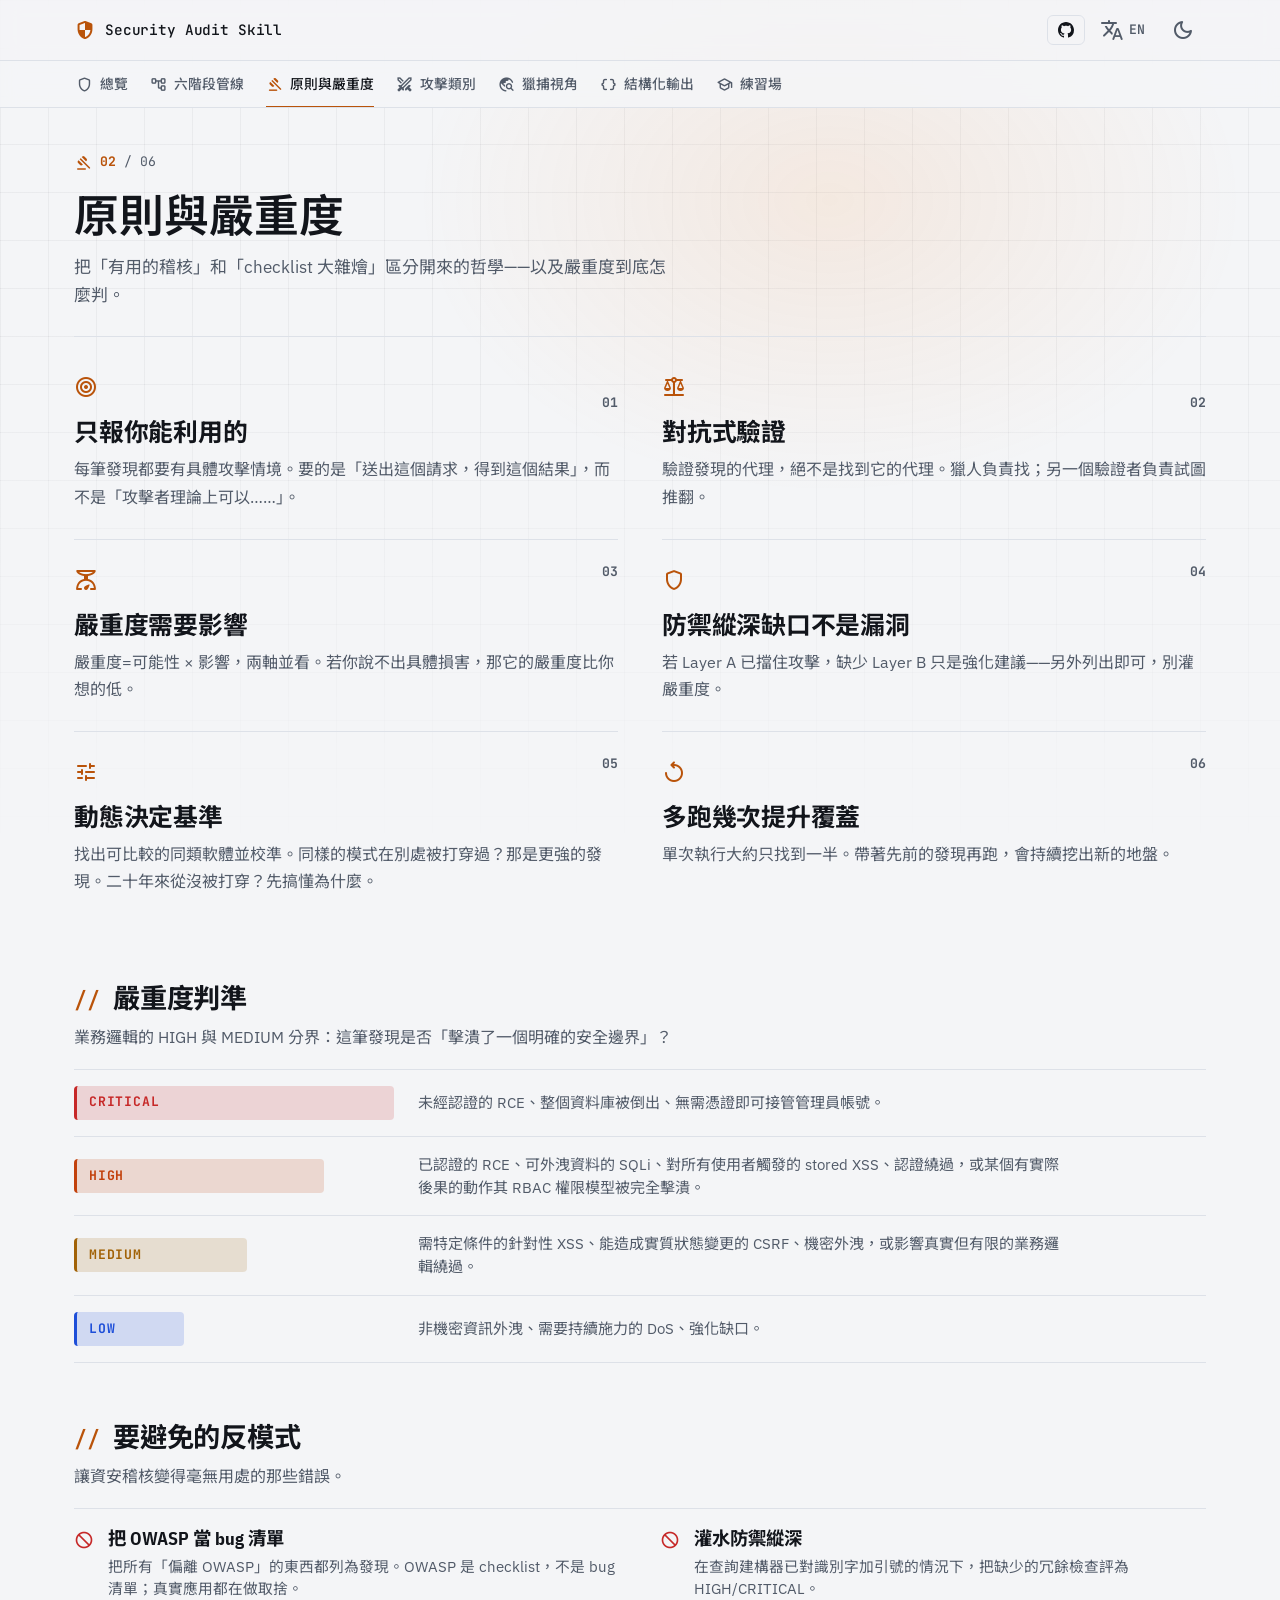
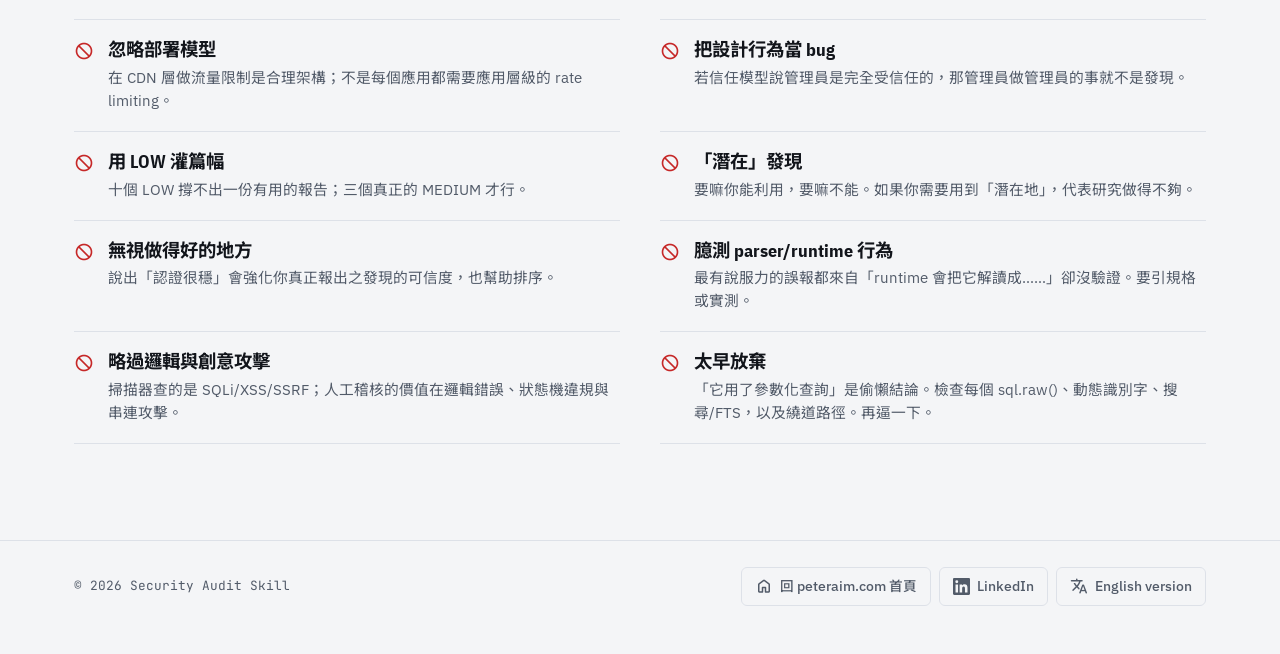
<file: zh-Hant/principles.html>
<!DOCTYPE html>
<html lang="zh-Hant" data-theme="dark">
<head>
  <meta charset="UTF-8" />
  <script>try{document.documentElement.setAttribute("data-theme",localStorage.getItem("theme")||(matchMedia("(prefers-color-scheme: light)").matches?"light":"dark"))}catch(e){}</script>
  <title>原則與嚴重度 · Security Audit Skill</title>
  <!-- Google tag (gtag.js) -->
  <script async src="https://www.googletagmanager.com/gtag/js?id=G-RM0FBMMBLL"></script>
  <script>
    window.dataLayer = window.dataLayer || [];
    function gtag(){dataLayer.push(arguments);}
    gtag('js', new Date());
    gtag('config', 'G-RM0FBMMBLL');
  </script>
  <meta name="viewport" content="width=device-width, initial-scale=1.0, viewport-fit=cover" />
  <meta name="description" content="把「有用的稽核」和「checklist 大雜燴」區分開來的哲學——以及嚴重度到底怎麼判。" />
  <meta name="theme-color" content="#0A0C10" />
  <link rel="icon" href="data:image/svg+xml,<svg xmlns='http://www.w3.org/2000/svg' viewBox='0 0 32 32'><rect width='32' height='32' rx='7' fill='%23FF8A3D'/><path d='M16 5 L25 8 V15 C25 21 21 25 16 27 C11 25 7 21 7 15 V8 Z' fill='%230A0C12'/><path d='M12.4 16 l2.5 2.5 L20 13.3' fill='none' stroke='%23FF8A3D' stroke-width='2.3' stroke-linecap='round' stroke-linejoin='round'/></svg>" />
  <link rel="canonical" href="https://cloudflare-security-skill.peteraim.com/zh-Hant/principles.html" />
  <link rel="alternate" hreflang="en" href="https://cloudflare-security-skill.peteraim.com/principles.html" />
  <link rel="alternate" hreflang="zh-Hant" href="https://cloudflare-security-skill.peteraim.com/zh-Hant/principles.html" />
  <link rel="alternate" hreflang="x-default" href="https://cloudflare-security-skill.peteraim.com/principles.html" />
  <meta property="og:type" content="article" />
  <meta property="og:site_name" content="Security Audit Skill" />
  <meta property="og:title" content="原則與嚴重度 · Security Audit Skill" />
  <meta property="og:description" content="把「有用的稽核」和「checklist 大雜燴」區分開來的哲學——以及嚴重度到底怎麼判。" />
  <meta property="og:url" content="https://cloudflare-security-skill.peteraim.com/zh-Hant/principles.html" />
  <meta name="twitter:card" content="summary_large_image" />
  <link rel="preconnect" href="https://fonts.googleapis.com" />
  <link rel="preconnect" href="https://fonts.gstatic.com" crossorigin />
  <link href="https://fonts.googleapis.com/css2?family=IBM+Plex+Sans+Condensed:wght@500;600;700&family=IBM+Plex+Sans:wght@400;500;600&family=JetBrains+Mono:wght@400;500;700&family=Noto+Sans+TC:wght@400;500;700&display=swap" rel="stylesheet" />
  <link href="https://fonts.googleapis.com/css2?family=Material+Symbols+Rounded:opsz,wght,FILL,GRAD@24,400,0,0&display=swap" rel="stylesheet" />
  <link rel="stylesheet" href="../assets/styles.css" />
  <meta property="og:image" content="https://cloudflare-security-skill.peteraim.com/og-image.png">
  <meta property="og:image:width" content="1200">
  <meta property="og:image:height" content="630">
  <meta name="twitter:image" content="https://cloudflare-security-skill.peteraim.com/og-image.png">
</head>
<body data-page="principles">
  <main id="page" class="page page--principles">
<header class="page-head"><p class="page-head__mark"><span class="material-symbols-rounded" aria-hidden="true">gavel</span><span class="page-head__n">02</span><span class="page-head__of">/ 06</span></p><h1>原則與嚴重度</h1><p class="page-head__sub">把「有用的稽核」和「checklist 大雜燴」區分開來的哲學——以及嚴重度到底怎麼判。</p></header><div class="predlist"><article class="pred" data-item=""><span class="pred__num" aria-hidden="true">01</span><div class="pred__main"><span class="material-symbols-rounded pred__icon" aria-hidden="true">target</span><h3 class="pred__title">只報你能利用的</h3><p class="pred__body">每筆發現都要有具體攻擊情境。要的是「送出這個請求，得到這個結果」，而不是「攻擊者理論上可以……」。</p></div></article><article class="pred" data-item=""><span class="pred__num" aria-hidden="true">02</span><div class="pred__main"><span class="material-symbols-rounded pred__icon" aria-hidden="true">balance</span><h3 class="pred__title">對抗式驗證</h3><p class="pred__body">驗證發現的代理，絕不是找到它的代理。獵人負責找；另一個驗證者負責試圖推翻。</p></div></article><article class="pred" data-item=""><span class="pred__num" aria-hidden="true">03</span><div class="pred__main"><span class="material-symbols-rounded pred__icon" aria-hidden="true">scale</span><h3 class="pred__title">嚴重度需要影響</h3><p class="pred__body">嚴重度=可能性 × 影響，兩軸並看。若你說不出具體損害，那它的嚴重度比你想的低。</p></div></article><article class="pred" data-item=""><span class="pred__num" aria-hidden="true">04</span><div class="pred__main"><span class="material-symbols-rounded pred__icon" aria-hidden="true">shield</span><h3 class="pred__title">防禦縱深缺口不是漏洞</h3><p class="pred__body">若 Layer A 已擋住攻擊，缺少 Layer B 只是強化建議——另外列出即可，別灌嚴重度。</p></div></article><article class="pred" data-item=""><span class="pred__num" aria-hidden="true">05</span><div class="pred__main"><span class="material-symbols-rounded pred__icon" aria-hidden="true">tune</span><h3 class="pred__title">動態決定基準</h3><p class="pred__body">找出可比較的同類軟體並校準。同樣的模式在別處被打穿過？那是更強的發現。二十年來從沒被打穿？先搞懂為什麼。</p></div></article><article class="pred" data-item=""><span class="pred__num" aria-hidden="true">06</span><div class="pred__main"><span class="material-symbols-rounded pred__icon" aria-hidden="true">replay</span><h3 class="pred__title">多跑幾次提升覆蓋</h3><p class="pred__body">單次執行大約只找到一半。帶著先前的發現再跑，會持續挖出新的地盤。</p></div></article></div><section class="block" aria-labelledby="sevH"><h2 class="block__title" id="sevH"><span class="section-label__hash">//</span> 嚴重度判準</h2><p class="block__note">業務邏輯的 HIGH 與 MEDIUM 分界：這筆發現是否「擊潰了一個明確的安全邊界」？</p><div class="sevladder"><div class="sevl sevl--critical" data-item=""><div class="sevl__bar" style="width:100%"><span class="sevl__tag">CRITICAL</span></div><p class="sevl__body">未經認證的 RCE、整個資料庫被倒出、無需憑證即可接管管理員帳號。</p></div><div class="sevl sevl--high" data-item=""><div class="sevl__bar" style="width:78%"><span class="sevl__tag">HIGH</span></div><p class="sevl__body">已認證的 RCE、可外洩資料的 SQLi、對所有使用者觸發的 stored XSS、認證繞過，或某個有實際後果的動作其 RBAC 權限模型被完全擊潰。</p></div><div class="sevl sevl--medium" data-item=""><div class="sevl__bar" style="width:54%"><span class="sevl__tag">MEDIUM</span></div><p class="sevl__body">需特定條件的針對性 XSS、能造成實質狀態變更的 CSRF、機密外洩，或影響真實但有限的業務邏輯繞過。</p></div><div class="sevl sevl--low" data-item=""><div class="sevl__bar" style="width:32%"><span class="sevl__tag">LOW</span></div><p class="sevl__body">非機密資訊外洩、需要持續施力的 DoS、強化缺口。</p></div></div></section><section class="block" aria-labelledby="apH"><h2 class="block__title" id="apH"><span class="section-label__hash">//</span> 要避免的反模式</h2><p class="block__note">讓資安稽核變得毫無用處的那些錯誤。</p><ol class="anti2list"><li class="anti2" data-item=""><span class="anti2__x material-symbols-rounded" aria-hidden="true">block</span><div class="anti2__text"><h3 class="anti2__title">把 OWASP 當 bug 清單</h3><p class="anti2__body">把所有「偏離 OWASP」的東西都列為發現。OWASP 是 checklist，不是 bug 清單；真實應用都在做取捨。</p></div></li><li class="anti2" data-item=""><span class="anti2__x material-symbols-rounded" aria-hidden="true">block</span><div class="anti2__text"><h3 class="anti2__title">灌水防禦縱深</h3><p class="anti2__body">在查詢建構器已對識別字加引號的情況下，把缺少的冗餘檢查評為 HIGH/CRITICAL。</p></div></li><li class="anti2" data-item=""><span class="anti2__x material-symbols-rounded" aria-hidden="true">block</span><div class="anti2__text"><h3 class="anti2__title">忽略部署模型</h3><p class="anti2__body">在 CDN 層做流量限制是合理架構；不是每個應用都需要應用層級的 rate limiting。</p></div></li><li class="anti2" data-item=""><span class="anti2__x material-symbols-rounded" aria-hidden="true">block</span><div class="anti2__text"><h3 class="anti2__title">把設計行為當 bug</h3><p class="anti2__body">若信任模型說管理員是完全受信任的，那管理員做管理員的事就不是發現。</p></div></li><li class="anti2" data-item=""><span class="anti2__x material-symbols-rounded" aria-hidden="true">block</span><div class="anti2__text"><h3 class="anti2__title">用 LOW 灌篇幅</h3><p class="anti2__body">十個 LOW 撐不出一份有用的報告；三個真正的 MEDIUM 才行。</p></div></li><li class="anti2" data-item=""><span class="anti2__x material-symbols-rounded" aria-hidden="true">block</span><div class="anti2__text"><h3 class="anti2__title">「潛在」發現</h3><p class="anti2__body">要嘛你能利用，要嘛不能。如果你需要用到「潛在地」，代表研究做得不夠。</p></div></li><li class="anti2" data-item=""><span class="anti2__x material-symbols-rounded" aria-hidden="true">block</span><div class="anti2__text"><h3 class="anti2__title">無視做得好的地方</h3><p class="anti2__body">說出「認證很穩」會強化你真正報出之發現的可信度，也幫助排序。</p></div></li><li class="anti2" data-item=""><span class="anti2__x material-symbols-rounded" aria-hidden="true">block</span><div class="anti2__text"><h3 class="anti2__title">臆測 parser/runtime 行為</h3><p class="anti2__body">最有說服力的誤報都來自「runtime 會把它解讀成……」卻沒驗證。要引規格或實測。</p></div></li><li class="anti2" data-item=""><span class="anti2__x material-symbols-rounded" aria-hidden="true">block</span><div class="anti2__text"><h3 class="anti2__title">略過邏輯與創意攻擊</h3><p class="anti2__body">掃描器查的是 SQLi/XSS/SSRF；人工稽核的價值在邏輯錯誤、狀態機違規與串連攻擊。</p></div></li><li class="anti2" data-item=""><span class="anti2__x material-symbols-rounded" aria-hidden="true">block</span><div class="anti2__text"><h3 class="anti2__title">太早放棄</h3><p class="anti2__body">「它用了參數化查詢」是偷懶結論。檢查每個 sql.raw()、動態識別字、搜尋/FTS，以及繞道路徑。再逼一下。</p></div></li></ol></section>
</main>
  <script src="../data/data.js"></script>
  <script src="../assets/shell.js"></script>
  <script src="../assets/app.js"></script>
<p class="lang-alt-link" style="text-align:center;padding:12px;"><a href="/principles.html" hreflang="en" rel="alternate" lang="en">English version</a></p>
</body>
</html>
</file>
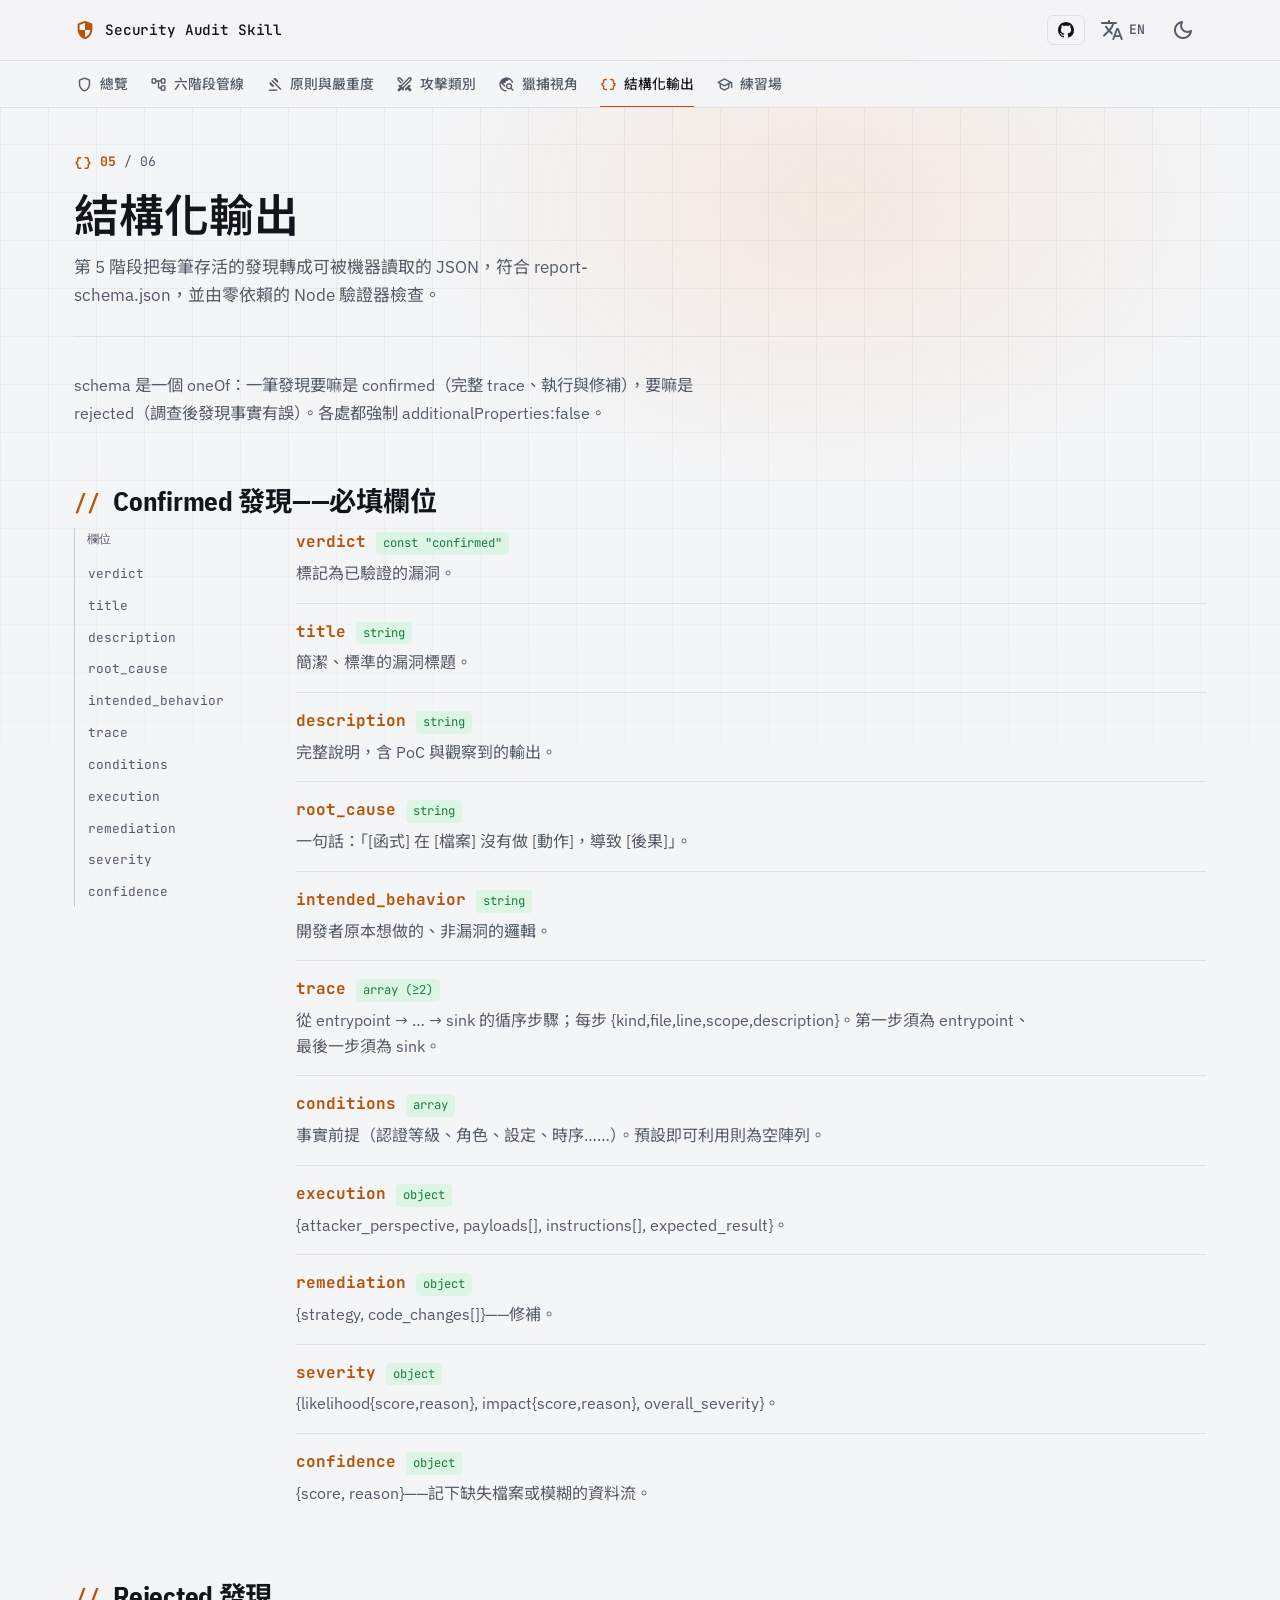
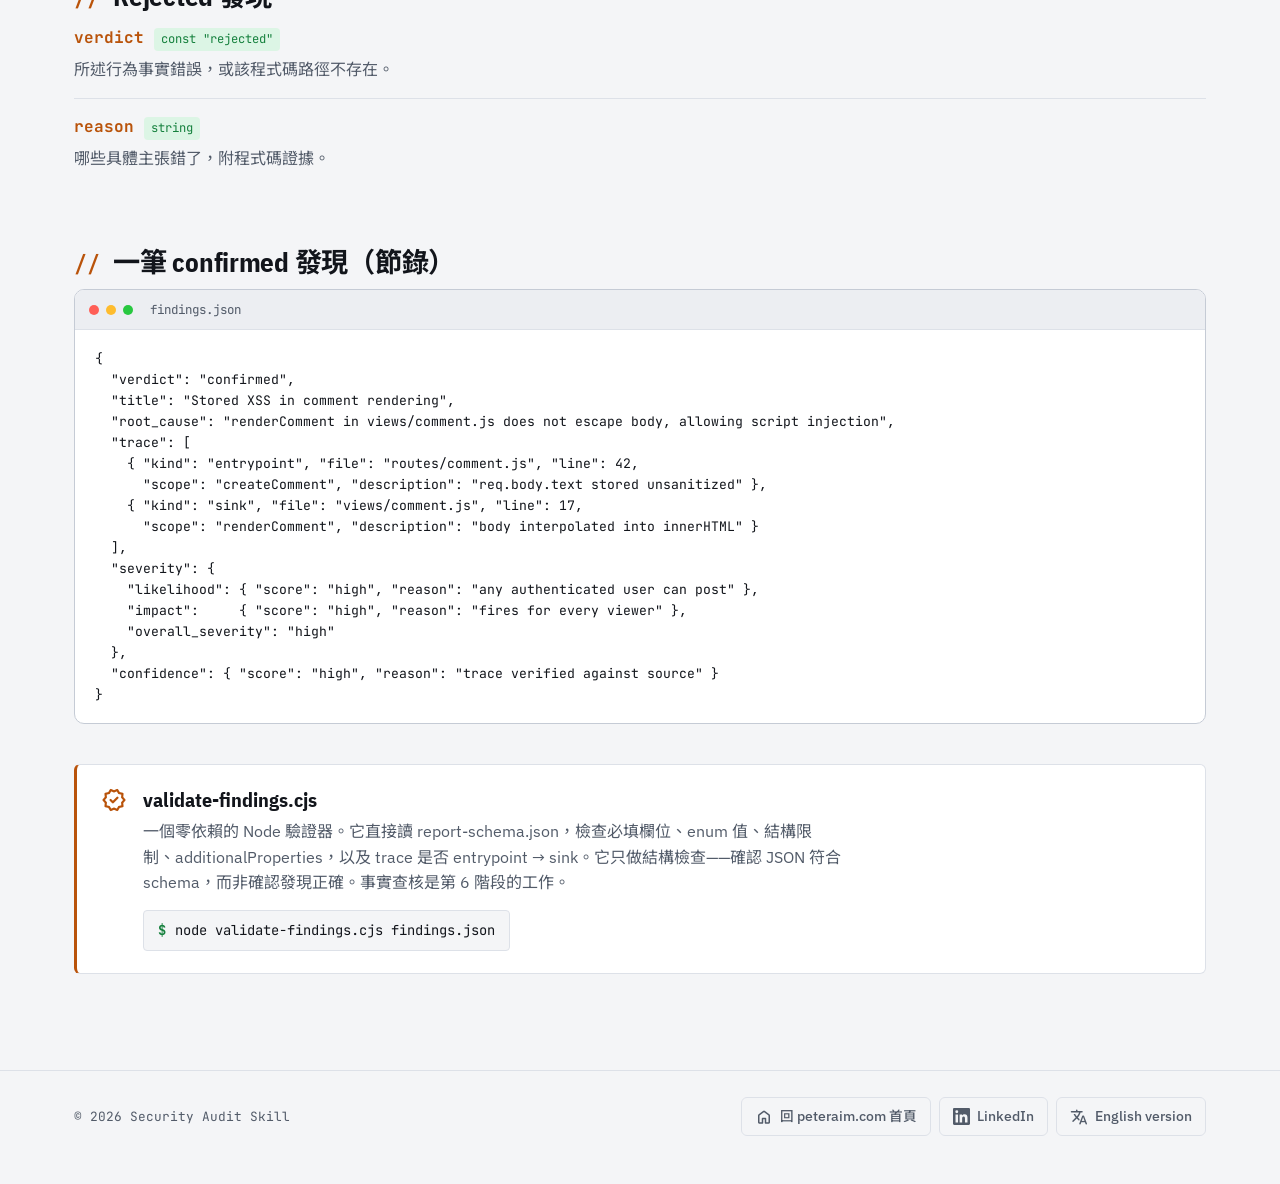
<file: zh-Hant/schema.html>
<!DOCTYPE html>
<html lang="zh-Hant" data-theme="dark">
<head>
  <meta charset="UTF-8" />
  <script>try{document.documentElement.setAttribute("data-theme",localStorage.getItem("theme")||(matchMedia("(prefers-color-scheme: light)").matches?"light":"dark"))}catch(e){}</script>
  <title>結構化輸出 · Security Audit Skill</title>
  <!-- Google tag (gtag.js) -->
  <script async src="https://www.googletagmanager.com/gtag/js?id=G-RM0FBMMBLL"></script>
  <script>
    window.dataLayer = window.dataLayer || [];
    function gtag(){dataLayer.push(arguments);}
    gtag('js', new Date());
    gtag('config', 'G-RM0FBMMBLL');
  </script>
  <meta name="viewport" content="width=device-width, initial-scale=1.0, viewport-fit=cover" />
  <meta name="description" content="第 5 階段把每筆存活的發現轉成可被機器讀取的 JSON，符合 report-schema.json，並由零依賴的 Node 驗證器檢查。" />
  <meta name="theme-color" content="#0A0C10" />
  <link rel="icon" href="data:image/svg+xml,<svg xmlns='http://www.w3.org/2000/svg' viewBox='0 0 32 32'><rect width='32' height='32' rx='7' fill='%23FF8A3D'/><path d='M16 5 L25 8 V15 C25 21 21 25 16 27 C11 25 7 21 7 15 V8 Z' fill='%230A0C12'/><path d='M12.4 16 l2.5 2.5 L20 13.3' fill='none' stroke='%23FF8A3D' stroke-width='2.3' stroke-linecap='round' stroke-linejoin='round'/></svg>" />
  <link rel="canonical" href="https://cloudflare-security-skill.peteraim.com/zh-Hant/schema.html" />
  <link rel="alternate" hreflang="en" href="https://cloudflare-security-skill.peteraim.com/schema.html" />
  <link rel="alternate" hreflang="zh-Hant" href="https://cloudflare-security-skill.peteraim.com/zh-Hant/schema.html" />
  <link rel="alternate" hreflang="x-default" href="https://cloudflare-security-skill.peteraim.com/schema.html" />
  <meta property="og:type" content="article" />
  <meta property="og:site_name" content="Security Audit Skill" />
  <meta property="og:title" content="結構化輸出 · Security Audit Skill" />
  <meta property="og:description" content="第 5 階段把每筆存活的發現轉成可被機器讀取的 JSON，符合 report-schema.json，並由零依賴的 Node 驗證器檢查。" />
  <meta property="og:url" content="https://cloudflare-security-skill.peteraim.com/zh-Hant/schema.html" />
  <meta name="twitter:card" content="summary_large_image" />
  <link rel="preconnect" href="https://fonts.googleapis.com" />
  <link rel="preconnect" href="https://fonts.gstatic.com" crossorigin />
  <link href="https://fonts.googleapis.com/css2?family=IBM+Plex+Sans+Condensed:wght@500;600;700&family=IBM+Plex+Sans:wght@400;500;600&family=JetBrains+Mono:wght@400;500;700&family=Noto+Sans+TC:wght@400;500;700&display=swap" rel="stylesheet" />
  <link href="https://fonts.googleapis.com/css2?family=Material+Symbols+Rounded:opsz,wght,FILL,GRAD@24,400,0,0&display=swap" rel="stylesheet" />
  <link rel="stylesheet" href="../assets/styles.css" />
  <meta property="og:image" content="https://cloudflare-security-skill.peteraim.com/og-image.png">
  <meta property="og:image:width" content="1200">
  <meta property="og:image:height" content="630">
  <meta name="twitter:image" content="https://cloudflare-security-skill.peteraim.com/og-image.png">
</head>
<body data-page="schema">
  <main id="page" class="page page--schema">
<header class="page-head"><p class="page-head__mark"><span class="material-symbols-rounded" aria-hidden="true">data_object</span><span class="page-head__n">05</span><span class="page-head__of">/ 06</span></p><h1>結構化輸出</h1><p class="page-head__sub">第 5 階段把每筆存活的發現轉成可被機器讀取的 JSON，符合 report-schema.json，並由零依賴的 Node 驗證器檢查。</p></header><p class="lead" data-item="">schema 是一個 oneOf：一筆發現要嘛是 confirmed（完整 trace、執行與修補），要嘛是 rejected（調查後發現事實有誤）。各處都強制 additionalProperties:false。</p><section class="block" aria-labelledby="cfH"><h2 class="block__title" id="cfH"><span class="section-label__hash">//</span> Confirmed 發現——必填欄位</h2><div class="apiref"><nav class="apiref__index" aria-label="欄位"><span class="apiref__idxh">欄位</span><a class="apiref__link" href="#f-verdict"><code>verdict</code></a><a class="apiref__link" href="#f-title"><code>title</code></a><a class="apiref__link" href="#f-description"><code>description</code></a><a class="apiref__link" href="#f-root_cause"><code>root_cause</code></a><a class="apiref__link" href="#f-intended_behavior"><code>intended_behavior</code></a><a class="apiref__link" href="#f-trace"><code>trace</code></a><a class="apiref__link" href="#f-conditions"><code>conditions</code></a><a class="apiref__link" href="#f-execution"><code>execution</code></a><a class="apiref__link" href="#f-remediation"><code>remediation</code></a><a class="apiref__link" href="#f-severity"><code>severity</code></a><a class="apiref__link" href="#f-confidence"><code>confidence</code></a></nav><div class="apiref__main"><div class="fielddoc" id="f-verdict" data-item=""><div class="fielddoc__head"><code class="fielddoc__name">verdict</code><code class="fielddoc__type">const "confirmed"</code></div><p class="fielddoc__desc">標記為已驗證的漏洞。</p></div><div class="fielddoc" id="f-title" data-item=""><div class="fielddoc__head"><code class="fielddoc__name">title</code><code class="fielddoc__type">string</code></div><p class="fielddoc__desc">簡潔、標準的漏洞標題。</p></div><div class="fielddoc" id="f-description" data-item=""><div class="fielddoc__head"><code class="fielddoc__name">description</code><code class="fielddoc__type">string</code></div><p class="fielddoc__desc">完整說明，含 PoC 與觀察到的輸出。</p></div><div class="fielddoc" id="f-root_cause" data-item=""><div class="fielddoc__head"><code class="fielddoc__name">root_cause</code><code class="fielddoc__type">string</code></div><p class="fielddoc__desc">一句話：「[函式] 在 [檔案] 沒有做 [動作]，導致 [後果]」。</p></div><div class="fielddoc" id="f-intended_behavior" data-item=""><div class="fielddoc__head"><code class="fielddoc__name">intended_behavior</code><code class="fielddoc__type">string</code></div><p class="fielddoc__desc">開發者原本想做的、非漏洞的邏輯。</p></div><div class="fielddoc" id="f-trace" data-item=""><div class="fielddoc__head"><code class="fielddoc__name">trace</code><code class="fielddoc__type">array (≥2)</code></div><p class="fielddoc__desc">從 entrypoint → … → sink 的循序步驟；每步 {kind,file,line,scope,description}。第一步須為 entrypoint、最後一步須為 sink。</p></div><div class="fielddoc" id="f-conditions" data-item=""><div class="fielddoc__head"><code class="fielddoc__name">conditions</code><code class="fielddoc__type">array</code></div><p class="fielddoc__desc">事實前提（認證等級、角色、設定、時序……）。預設即可利用則為空陣列。</p></div><div class="fielddoc" id="f-execution" data-item=""><div class="fielddoc__head"><code class="fielddoc__name">execution</code><code class="fielddoc__type">object</code></div><p class="fielddoc__desc">{attacker_perspective, payloads[], instructions[], expected_result}。</p></div><div class="fielddoc" id="f-remediation" data-item=""><div class="fielddoc__head"><code class="fielddoc__name">remediation</code><code class="fielddoc__type">object</code></div><p class="fielddoc__desc">{strategy, code_changes[]}——修補。</p></div><div class="fielddoc" id="f-severity" data-item=""><div class="fielddoc__head"><code class="fielddoc__name">severity</code><code class="fielddoc__type">object</code></div><p class="fielddoc__desc">{likelihood{score,reason}, impact{score,reason}, overall_severity}。</p></div><div class="fielddoc" id="f-confidence" data-item=""><div class="fielddoc__head"><code class="fielddoc__name">confidence</code><code class="fielddoc__type">object</code></div><p class="fielddoc__desc">{score, reason}——記下缺失檔案或模糊的資料流。</p></div></div></div></section><section class="block" aria-labelledby="rjH"><h2 class="block__title" id="rjH"><span class="section-label__hash">//</span> Rejected 發現</h2><div class="fieldcol"><div class="fielddoc" data-item=""><div class="fielddoc__head"><code class="fielddoc__name">verdict</code><code class="fielddoc__type">const "rejected"</code></div><p class="fielddoc__desc">所述行為事實錯誤，或該程式碼路徑不存在。</p></div><div class="fielddoc" data-item=""><div class="fielddoc__head"><code class="fielddoc__name">reason</code><code class="fielddoc__type">string</code></div><p class="fielddoc__desc">哪些具體主張錯了，附程式碼證據。</p></div></div></section><section class="block" aria-labelledby="exH"><h2 class="block__title" id="exH"><span class="section-label__hash">//</span> 一筆 confirmed 發現（節錄）</h2><div class="codewin" data-item=""><div class="codewin__bar" aria-hidden="true"><span class="terminal__dot"></span><span class="terminal__dot"></span><span class="terminal__dot"></span><span class="codewin__name">findings.json</span></div><pre class="codewin__body"><code>{
  "verdict": "confirmed",
  "title": "Stored XSS in comment rendering",
  "root_cause": "renderComment in views/comment.js does not escape body, allowing script injection",
  "trace": [
    { "kind": "entrypoint", "file": "routes/comment.js", "line": 42,
      "scope": "createComment", "description": "req.body.text stored unsanitized" },
    { "kind": "sink", "file": "views/comment.js", "line": 17,
      "scope": "renderComment", "description": "body interpolated into innerHTML" }
  ],
  "severity": {
    "likelihood": { "score": "high", "reason": "any authenticated user can post" },
    "impact":     { "score": "high", "reason": "fires for every viewer" },
    "overall_severity": "high"
  },
  "confidence": { "score": "high", "reason": "trace verified against source" }
}</code></pre></div></section><section class="callout" data-item=""><span class="material-symbols-rounded callout__icon" aria-hidden="true">verified</span><div><h3 class="callout__title">validate-findings.cjs</h3><p class="callout__body">一個零依賴的 Node 驗證器。它直接讀 report-schema.json，檢查必填欄位、enum 值、結構限制、additionalProperties，以及 trace 是否 entrypoint → sink。它只做結構檢查——確認 JSON 符合 schema，而非確認發現正確。事實查核是第 6 階段的工作。</p><div class="cmdline"><span class="cmdline__prompt">$</span><code>node validate-findings.cjs findings.json</code></div></div></section>
</main>
  <script src="../data/data.js"></script>
  <script src="../assets/shell.js"></script>
  <script src="../assets/app.js"></script>
<p class="lang-alt-link" style="text-align:center;padding:12px;"><a href="/schema.html" hreflang="en" rel="alternate" lang="en">English version</a></p>
</body>
</html>
</file>
<file: assets/styles.css>
/* =========================================================================
   styles.css — "SOC console": a dark security-operations look.
   Condensed grotesk headlines (IBM Plex Sans Condensed), Plex Sans body,
   JetBrains Mono for anything a terminal would print. Cloudflare orange is
   the only loud colour; red / amber / blue are reserved for severity and
   green for "verified". Pure CSS, no build.
   shell.js depends on the chrome classes (appbar, gh-star, pagenav, navpill,
   footer, dialog, skip-link, icon-btn) — keep them styled.
   ========================================================================= */

/* ---- Tokens : DARK (default) ---- */
:root,
[data-theme="dark"] {
  color-scheme:dark;
  --background:#0A0C10; --on-background:#E6E8EB;
  --surface:#0D1015;
  --surface-container:#11151C; --surface-container-high:#171C25; --surface-variant:#1F2530;
  --on-surface:#E6E8EB; --on-surface-variant:#8B93A1;
  --outline:#2A313D; --outline-variant:#1A2029;
  --primary:#F38020; --on-primary:#140A00; --primary-container:#2A1707; --on-primary-container:#FFD3AE;
  --secondary:#22C55E; --on-secondary:#04140A; --secondary-container:#0D2A18; --on-secondary-container:#B7F0CB;
  --error:#EF4444; --success:#22C55E;
  --sev-critical:#EF4444; --sev-high:#FB923C; --sev-medium:#EAB308; --sev-low:#60A5FA;
  --grid-line:rgba(230,232,235,.028);
  --scan:rgba(255,255,255,.018);
  --glow:rgba(243,128,32,.13);
  --elev-1:0 1px 2px rgba(0,0,0,.45);
  --elev-2:0 10px 30px rgba(0,0,0,.45);
  --elev-3:0 24px 60px rgba(0,0,0,.6);
  --radius-sm:4px; --radius:6px; --radius-lg:10px;
  --font-display:"IBM Plex Sans Condensed","Noto Sans TC",system-ui,sans-serif;
  --font-body:"IBM Plex Sans","Noto Sans TC",system-ui,sans-serif;
  --font-mono:"JetBrains Mono",ui-monospace,SFMono-Regular,Menlo,monospace;
  --wrap:1180px;
}
/* ---- Tokens : LIGHT ---- */
[data-theme="light"] {
  color-scheme:light;
  --background:#F4F5F7; --on-background:#12151B;
  --surface:#FFFFFF;
  --surface-container:#FFFFFF; --surface-container-high:#ECEEF2; --surface-variant:#E2E5EB;
  --on-surface:#12151B; --on-surface-variant:#525B69;
  --outline:#C5CBD5; --outline-variant:#DDE1E8;
  --primary:#B9530A; --on-primary:#FFFFFF; --primary-container:#FFE8D4; --on-primary-container:#4A2400;
  --secondary:#15803D; --on-secondary:#FFFFFF; --secondary-container:#DCF5E5; --on-secondary-container:#0A3D22;
  --error:#C62828; --success:#15803D;
  --sev-critical:#C62828; --sev-high:#C2410C; --sev-medium:#A16207; --sev-low:#1D4ED8;
  --grid-line:rgba(18,21,27,.045);
  --scan:rgba(18,21,27,.02);
  --glow:rgba(243,128,32,.10);
  --elev-1:0 1px 2px rgba(20,30,60,.08),0 1px 3px rgba(20,30,60,.06);
  --elev-2:0 10px 28px rgba(20,30,60,.10);
  --elev-3:0 24px 56px rgba(20,30,60,.16);
}

/* ---- Reset / base ---- */
* { box-sizing:border-box; }
html { scroll-behavior:smooth; -webkit-text-size-adjust:100%; }
body {
  margin:0; font-family:var(--font-body); font-size:1rem; background:var(--background); color:var(--on-background);
  -webkit-font-smoothing:antialiased; transition:background .25s,color .25s; overflow-x:hidden; line-height:1.55;
}
/* faint console grid, fading out down the page */
body::before {
  content:""; position:fixed; inset:0; z-index:-2; pointer-events:none;
  background-image:
    linear-gradient(var(--grid-line) 1px,transparent 1px),
    linear-gradient(90deg,var(--grid-line) 1px,transparent 1px);
  background-size:48px 48px;
  -webkit-mask-image:linear-gradient(180deg,#000 0,#000 40%,transparent 95%);
          mask-image:linear-gradient(180deg,#000 0,#000 40%,transparent 95%);
}
body::after {
  content:""; position:absolute; top:-120px; right:0; width:min(900px,100%); height:640px; z-index:-1;
  background:radial-gradient(ellipse at center,var(--glow),transparent 65%); pointer-events:none;
}
a { color:inherit; text-decoration:none; }
h1,h2,h3,h4 { line-height:1.15; font-family:var(--font-display); font-weight:600; }
:lang(zh-Hant) h1,:lang(zh-Hant) h2,:lang(zh-Hant) h3,:lang(zh-Hant) h4 { font-weight:700; line-height:1.3; }
:lang(zh-Hant) em,:lang(zh) em { font-style:normal; font-weight:700; }
code,pre { font-family:var(--font-mono); }
.material-symbols-rounded { font-variation-settings:"FILL" 0,"wght" 400,"GRAD" 0,"opsz" 24; line-height:1; user-select:none; }
.skip-link {
  position:absolute; left:-999px; top:8px; z-index:60; background:var(--primary); color:var(--on-primary);
  padding:8px 14px; border-radius:var(--radius); font-weight:600;
}
.skip-link:focus { left:12px; }
:focus-visible { outline:2px solid var(--primary); outline-offset:2px; }
::selection { background:var(--primary); color:var(--on-primary); }

/* ---- App bar ---- */
.appbar {
  position:sticky; top:0; z-index:30;
  background:color-mix(in srgb,var(--background) 82%,transparent);
  backdrop-filter:saturate(160%) blur(10px); border-bottom:1px solid var(--outline-variant);
}
.appbar__inner { max-width:var(--wrap); margin:0 auto; padding:10px 24px; display:flex; align-items:center; gap:12px; }
.brand { display:flex; align-items:center; gap:9px; color:var(--on-surface); min-width:0; overflow:hidden; }
.brand__logo { color:var(--primary); flex:0 0 auto; font-size:22px; font-variation-settings:"FILL" 1,"wght" 500; }
.brand__name { overflow:hidden; text-overflow:ellipsis; white-space:nowrap; font-family:var(--font-mono); font-size:.9rem; font-weight:500; letter-spacing:-.01em; }
.appbar__actions { margin-left:auto; display:flex; align-items:center; gap:4px; flex:0 0 auto; }
.icon-btn {
  display:inline-flex; align-items:center; gap:5px; border:1px solid transparent; background:transparent; color:var(--on-surface-variant);
  border-radius:var(--radius); padding:7px 10px; cursor:pointer; font:inherit; transition:background .15s,color .15s,border-color .15s;
}
.icon-btn:hover { background:var(--surface-container-high); color:var(--on-surface); border-color:var(--outline-variant); }
.icon-btn__txt { font-size:.82rem; font-weight:600; font-family:var(--font-mono); }
.gh-star { display:inline-flex; align-items:center; gap:6px; padding:6px 10px; border:1px solid var(--outline-variant); border-radius:var(--radius); color:var(--on-surface-variant); background:transparent; font-family:var(--font-mono); font-size:.8rem; font-weight:700; transition:background .15s,color .15s,border-color .15s; }
.gh-star:hover { background:var(--surface-container-high); color:var(--on-surface); border-color:var(--outline); }
.gh-star__mark { color:var(--on-surface); flex:0 0 auto; }
.gh-star__icon { font-size:16px; color:var(--primary); font-variation-settings:"FILL" 1,"wght" 500; }
.gh-star:not(.gh-star--counted) .gh-star__icon { display:none; }
.gh-star__count { font-variant-numeric:tabular-nums; }
.gh-star__count[hidden] { display:none; }

/* ---- Cross-page nav : a tab strip, not a pill row ---- */
.pagenav {
  position:sticky; top:55px; z-index:25; border-bottom:1px solid var(--outline-variant);
  background:color-mix(in srgb,var(--background) 88%,transparent); backdrop-filter:saturate(160%) blur(10px);
}
.pagenav__inner { max-width:var(--wrap); margin:0 auto; padding:0 16px; display:flex; gap:2px; overflow-x:auto; scrollbar-width:none; }
.pagenav__inner::-webkit-scrollbar { display:none; }
.navpill {
  position:relative; display:inline-flex; align-items:center; gap:7px; flex:0 0 auto; padding:13px 10px 12px;
  font-size:.86rem; font-weight:500; color:var(--on-surface-variant); white-space:nowrap; cursor:pointer;
  transition:color .15s;
}
.navpill::after { content:""; position:absolute; left:10px; right:10px; bottom:-1px; height:2px; background:transparent; transition:background .15s; }
.navpill .material-symbols-rounded { font-size:17px; }
.navpill:hover { color:var(--on-surface); }
.navpill:hover::after { background:var(--outline); }
.navpill--active { color:var(--on-surface); }
.navpill--active .material-symbols-rounded { color:var(--primary); }
.navpill--active::after,.navpill--active:hover::after { background:var(--primary); }

/* ---- Page scaffold ---- */
.page { max-width:var(--wrap); margin:0 auto; padding:44px 24px 24px; }
.page-head { margin-bottom:34px; padding-bottom:26px; border-bottom:1px solid var(--outline-variant); }
.page-head__mark { display:flex; align-items:center; gap:8px; margin:0 0 16px; font-family:var(--font-mono); font-size:.82rem; color:var(--on-surface-variant); }
.page-head__mark .material-symbols-rounded { font-size:18px; color:var(--primary); }
.page-head__n { color:var(--primary); font-weight:700; }
.page-head h1 { margin:0 0 12px; font-size:clamp(2.1rem,5vw,3.4rem); font-weight:600; letter-spacing:-.015em; line-height:1.04; color:var(--on-surface); text-wrap:balance; }
:lang(zh-Hant) .page-head h1 { font-size:clamp(1.9rem,4.4vw,2.8rem); line-height:1.2; letter-spacing:0; }
.page-head__sub { margin:0; max-width:62ch; font-size:1.06rem; line-height:1.65; color:var(--on-surface-variant); text-wrap:pretty; }
.empty { color:var(--on-surface-variant); }
.lead { max-width:68ch; font-size:1.02rem; line-height:1.7; color:var(--on-surface-variant); margin:0 0 26px; }

.section-label { font-size:clamp(1.5rem,2.6vw,1.9rem); font-weight:600; color:var(--on-surface); margin:72px 0 18px; letter-spacing:-.01em; }
.section-label__hash { font-family:var(--font-mono); font-weight:500; color:var(--primary); margin-right:8px; font-size:.8em; }
.block { margin:56px 0 0; }
.block__title { font-size:clamp(1.35rem,2.4vw,1.7rem); font-weight:600; color:var(--on-surface); margin:0 0 10px; letter-spacing:-.01em; }
.block__note { margin:0 0 18px; color:var(--on-surface-variant); max-width:66ch; line-height:1.6; }

/* ---- shared window chrome ---- */
.terminal__dot { width:10px; height:10px; border-radius:50%; background:var(--outline); flex:0 0 auto; }
.terminal__dot:nth-child(1){ background:#FF5F57; }
.terminal__dot:nth-child(2){ background:#FEBC2E; }
.terminal__dot:nth-child(3){ background:#28C840; }
.terminal__caret { display:inline-block; width:.6em; height:1.1em; background:var(--primary); margin-left:6px; vertical-align:-3px; animation:blink 1.1s step-end infinite; }
@keyframes blink { 50% { opacity:0; } }

/* =========================================================================
   HOME
   ========================================================================= */
.page--home { padding-top:56px; }
.hero { display:grid; grid-template-columns:minmax(0,1.02fr) minmax(0,.98fr); gap:56px; align-items:center; margin-bottom:56px; }
.hero__cmd { margin:0 0 22px; font-family:var(--font-mono); font-size:.88rem; color:var(--on-surface-variant); }
@media (min-width:981px) { .hero__cmd { display:none; } }
.hero__prompt { color:var(--secondary); font-weight:700; }
.hero__title { margin:0 0 22px; font-size:clamp(2.5rem,5.2vw,4.25rem); font-weight:600; letter-spacing:-.022em; line-height:1; color:var(--on-surface); text-wrap:balance; }
:lang(zh-Hant) .hero__title { font-size:clamp(1.6rem,3.9vw,3rem); line-height:1.25; letter-spacing:0; }
.hero__lede { max-width:56ch; font-size:1.06rem; line-height:1.7; color:var(--on-surface-variant); margin:0; text-wrap:pretty; }

/* run-log console */
.runlog {
  position:relative; margin:0; border:1px solid var(--outline); border-radius:var(--radius-lg); overflow:hidden;
  background:color-mix(in srgb,var(--surface) 94%,transparent); box-shadow:var(--elev-3);
}
.runlog::after { /* scanlines */
  content:""; position:absolute; inset:0; pointer-events:none;
  background:repeating-linear-gradient(180deg,var(--scan) 0 1px,transparent 1px 3px);
}
.runlog__bar { display:flex; align-items:center; gap:7px; padding:10px 14px; background:var(--surface-container-high); border-bottom:1px solid var(--outline-variant); }
.runlog__name { margin-left:10px; font-family:var(--font-mono); font-size:.76rem; color:var(--on-surface-variant); }
.runlog__body { list-style:none; margin:0; padding:16px 0 14px; font-family:var(--font-mono); font-size:.8rem; line-height:1.5; color:var(--on-surface); }
.log-line { padding:0 18px; }
.log-cmd { padding-bottom:10px; color:var(--on-surface); }
.log-cmd__text { display:inline-block; white-space:nowrap; overflow:hidden; vertical-align:bottom; }
.log-cmd--idle { padding:10px 18px 0; color:var(--secondary); font-weight:700; }
.log-phase__link {
  display:grid; grid-template-columns:2.2em 1fr auto; column-gap:10px; padding:6px 0;
  border-top:1px dashed var(--outline-variant); transition:background .15s;
}
.log-phase:first-of-type .log-phase__link,.log-cmd + .log-phase .log-phase__link { border-top-color:transparent; }
.log-phase__link:hover { background:color-mix(in srgb,var(--primary) 7%,transparent); }
.log-phase__link:hover .log-name { color:var(--primary); }
.log-n { color:var(--primary); font-weight:700; }
.log-name { color:var(--on-surface); font-weight:500; }
.log-ok { color:var(--secondary); font-weight:700; }
.log-ok::before { content:"[ "; color:var(--on-surface-variant); font-weight:400; }
.log-ok::after { content:" ]"; color:var(--on-surface-variant); font-weight:400; }
.log-meta { grid-column:2 / 4; color:var(--on-surface-variant); font-size:.94em; }
.log-out { color:var(--on-primary-container); white-space:nowrap; }
[data-theme="light"] .log-out { color:var(--primary); }
.log-out::before { content:"→ "; color:var(--on-surface-variant); }
.log-comment { margin-top:12px; padding-top:12px; border-top:1px solid var(--outline-variant); color:var(--on-surface-variant); }
.log-bar { display:grid; grid-template-columns:minmax(0,15.5em) 5em 1fr; align-items:center; column-gap:10px; padding-top:6px; }
.log-bar__label { color:var(--on-surface-variant); overflow:hidden; text-overflow:ellipsis; white-space:nowrap; }
.log-bar__val { text-align:right; font-weight:700; font-variant-numeric:tabular-nums; color:var(--on-surface); }
.log-bar__track { height:10px; background:var(--surface-container-high); border-radius:2px; overflow:hidden; }
.log-bar__fill { display:block; height:100%; width:var(--w); background:repeating-linear-gradient(90deg,var(--primary) 0 6px,color-mix(in srgb,var(--primary) 70%,transparent) 6px 8px); }
.log-note { padding-top:8px; font-size:.92em; }
.log-note a { color:var(--on-surface-variant); border-bottom:1px dotted var(--outline); }
.log-note a::before { content:"↳ "; }
.log-note a:hover { color:var(--primary); border-bottom-color:var(--primary); }

/* the one orchestrated moment: the command types, the log prints */
.runlog.is-live .log-cmd__text { animation:type .55s steps(28,end) both; }
.runlog.is-live .log-line:not(.log-cmd) { animation:printIn .01s linear both; animation-delay:calc(.6s + var(--i) * 75ms); }
.runlog.is-live .log-cmd--idle { animation:printIn .01s linear both; animation-delay:calc(.6s + var(--i) * 75ms); }
.runlog.is-live .log-bar__fill { animation:grow .7s cubic-bezier(.2,.7,.2,1) both; animation-delay:calc(.65s + var(--i) * 75ms); }
@keyframes type { from { max-width:0; } to { max-width:calc(var(--n,28) * 1ch + 1ch); } }
@keyframes printIn { from { opacity:0; } to { opacity:1; } }
@keyframes grow { from { width:0; } to { width:var(--w); } }

/* readout strip (replaces the boxed stat cards) */
.readout { display:grid; grid-template-columns:repeat(4,minmax(0,1fr)); border-top:1px solid var(--outline); border-bottom:1px solid var(--outline-variant); }
.readout__item { display:flex; align-items:baseline; gap:14px; padding:20px 22px 20px 0; }
.readout__item + .readout__item { padding-left:22px; border-left:1px solid var(--outline-variant); }
.readout__value { font-family:var(--font-display); font-size:clamp(2.2rem,3.6vw,3rem); font-weight:600; line-height:1; color:var(--primary); font-variant-numeric:tabular-nums; letter-spacing:-.02em; }
.readout__label { font-size:.86rem; line-height:1.35; color:var(--on-surface-variant); }

/* what it does — three tenets, ruled columns */
.tenets { display:grid; grid-template-columns:repeat(3,minmax(0,1fr)); gap:0; border-top:1px solid var(--outline-variant); }
.tenet { padding:26px 28px 6px 0; }
.tenet + .tenet { padding-left:28px; border-left:1px solid var(--outline-variant); }
.tenet__icon { display:block; font-size:24px; color:var(--primary); margin-bottom:14px; }
.tenet__title { margin:0 0 10px; font-size:1.45rem; font-weight:600; letter-spacing:-.01em; color:var(--on-surface); }
.tenet__body { margin:0; color:var(--on-surface-variant); line-height:1.65; }

/* lineage / sources bands */
.band { margin-top:72px; padding:36px; border:1px solid var(--outline-variant); border-radius:var(--radius-lg); background:var(--surface-container); scroll-margin-top:120px; }
.band--lineage { border-left:3px solid var(--primary); }
.band--muted { background:transparent; border-style:dashed; }
.band__title { margin:0 0 14px; font-size:clamp(1.5rem,2.6vw,1.9rem); font-weight:600; color:var(--on-surface); letter-spacing:-.01em; scroll-margin-top:130px; }
.band__body { margin:0 0 26px; max-width:72ch; line-height:1.7; color:var(--on-surface-variant); }
.metricbar { display:grid; grid-template-columns:repeat(4,minmax(0,1fr)); border-top:1px solid var(--outline-variant); border-bottom:1px solid var(--outline-variant); margin-bottom:30px; }
.metricbar__item { padding:16px 18px 16px 0; }
.metricbar__item + .metricbar__item { padding-left:18px; border-left:1px solid var(--outline-variant); }
.metricbar__value { display:block; font-family:var(--font-mono); font-size:1.5rem; font-weight:700; color:var(--secondary); line-height:1.2; font-variant-numeric:tabular-nums; }
.metricbar__label { display:block; margin-top:6px; font-size:.8rem; color:var(--on-surface-variant); }
.quote {
  margin:0; padding:0 0 0 22px; border-left:2px solid var(--outline); max-width:70ch;
  font-family:var(--font-display); font-size:1.28rem; font-weight:500; line-height:1.45; color:var(--on-surface);
}
:lang(zh-Hant) .quote { font-size:1.12rem; line-height:1.7; }
.srclinks { display:flex; flex-wrap:wrap; gap:10px; }
.srclink {
  display:inline-flex; align-items:center; gap:8px; padding:10px 14px; border-radius:var(--radius);
  border:1px solid var(--outline-variant); background:var(--surface-container); color:var(--on-surface);
  font-size:.9rem; font-weight:500; transition:border-color .15s,background .15s;
}
.srclink:hover { border-color:var(--primary); background:var(--surface-container-high); }
.srclink .material-symbols-rounded { font-size:18px; color:var(--primary); }

/* index / table-of-contents list — never truncated */
.idxlist { border-top:1px solid var(--outline); }
.idxrow {
  display:grid; grid-template-columns:2.6rem 28px minmax(0,17rem) minmax(0,1fr) 24px; column-gap:18px; align-items:baseline;
  padding:20px 8px; border-bottom:1px solid var(--outline-variant); transition:background .15s;
}
.idxrow:hover { background:var(--surface-container); }
.idxrow__n { font-family:var(--font-mono); font-size:.85rem; font-weight:700; color:var(--primary); }
.idxrow__icon { font-size:22px; color:var(--on-surface-variant); align-self:center; }
.idxrow:hover .idxrow__icon { color:var(--primary); }
.idxrow__title { font-family:var(--font-display); font-size:1.3rem; font-weight:600; color:var(--on-surface); line-height:1.2; }
.idxrow__desc { font-size:.92rem; line-height:1.55; color:var(--on-surface-variant); }
.idxrow__go { color:var(--on-surface-variant); align-self:center; transition:transform .15s,color .15s; }
.idxrow:hover .idxrow__go { color:var(--primary); transform:translateX(4px); }

/* =========================================================================
   INNER PAGES
   ========================================================================= */
/* ---- shared badges ---- */
.badge { display:inline-flex; align-items:center; gap:6px; font-family:var(--font-mono); font-size:.74rem; font-weight:500; padding:3px 9px; border-radius:var(--radius-sm); border:1px solid var(--outline-variant); color:var(--on-surface-variant); }
.badge--agents { color:var(--secondary); background:var(--secondary-container); border-color:transparent; }
.badge .material-symbols-rounded { font-size:15px; }
.step__out { display:inline-flex; align-items:center; gap:7px; margin-bottom:12px; font-size:.84rem; color:var(--on-surface-variant); }
.step__out .material-symbols-rounded { font-size:17px; color:var(--primary); }
.step__out code { font-family:var(--font-mono); color:var(--on-surface); background:var(--surface-container-high); padding:2px 8px; border-radius:var(--radius-sm); }

.callout {
  display:flex; gap:16px; align-items:flex-start; background:var(--surface-container); border:1px solid var(--outline-variant);
  border-left:3px solid var(--primary); border-radius:var(--radius); padding:22px 24px; margin-top:40px;
}
.callout > div { min-width:0; }
.callout__icon { font-size:26px; color:var(--primary); flex:0 0 auto; }
.callout__title { margin:0 0 6px; font-size:1.25rem; font-weight:600; color:var(--on-surface); }
.callout__body { margin:0; line-height:1.6; color:var(--on-surface-variant); max-width:70ch; }
.cmdline { display:inline-flex; align-items:center; gap:9px; margin-top:14px; background:var(--background); border:1px solid var(--outline-variant); border-radius:var(--radius-sm); padding:9px 14px; font-family:var(--font-mono); font-size:.86rem; max-width:100%; overflow-x:auto; }
.cmdline__prompt { color:var(--secondary); font-weight:700; }
.cmdline code { color:var(--on-surface); white-space:nowrap; }

/* ---- PIPELINE : horizontal flow + stage blocks ---- */
.flow { display:flex; align-items:stretch; gap:0; overflow-x:auto; padding:2px 0 22px; margin-bottom:12px; scrollbar-width:thin; }
.flow__node { flex:1 0 130px; display:flex; flex-direction:column; gap:6px; padding:14px 16px; border:1px solid var(--outline-variant); background:var(--surface-container); transition:border-color .15s,background .15s; }
.flow__node + .flow__arrow + .flow__node,.flow__arrow + .flow__node { border-left:none; }
.flow__node:first-child { border-radius:var(--radius) 0 0 var(--radius); }
.flow__node:last-child { border-radius:0 var(--radius) var(--radius) 0; }
.flow__node:hover { border-color:var(--primary); background:var(--surface-container-high); }
.flow__num { font-family:var(--font-mono); font-weight:700; font-size:.8rem; color:var(--primary); }
.flow__label { font-family:var(--font-display); font-size:1.02rem; font-weight:600; color:var(--on-surface); line-height:1.25; }
.flow__arrow { display:none; }
.stages { display:flex; flex-direction:column; }
.stage { display:grid; grid-template-columns:72px minmax(0,1fr); column-gap:20px; padding:30px 0; border-top:1px solid var(--outline-variant); scroll-margin-top:120px; }
.stage:first-child { border-top:none; padding-top:12px; }
.stage__head { grid-column:1 / -1; display:contents; }
.stage__num { grid-column:1; grid-row:1 / span 4; font-family:var(--font-display); font-weight:600; font-size:3rem; line-height:.9; color:var(--primary); letter-spacing:-.03em; }
.stage__name { grid-column:2; margin:0 0 10px; font-size:1.6rem; font-weight:600; color:var(--on-surface); }
.stage .badge { grid-column:2; justify-self:start; margin-bottom:12px; }
.stage__summary { grid-column:2; margin:0 0 12px; line-height:1.65; color:var(--on-surface); max-width:70ch; }
.stage .step__out { grid-column:2; justify-self:start; }
.stage__detail { grid-column:2; margin:0; padding-left:18px; display:flex; flex-direction:column; gap:7px; max-width:74ch; }
.stage__detail li { font-size:.92rem; line-height:1.55; color:var(--on-surface-variant); }
.stage__detail li::marker { color:var(--primary); }

/* ---- PRINCIPLES : editorial blocks + severity chips + anti-patterns ---- */
.predlist { display:grid; grid-template-columns:repeat(2,minmax(0,1fr)); column-gap:44px; }
.pred { position:relative; padding:28px 0; border-top:1px solid var(--outline-variant); }
.pred:nth-child(-n+2) { border-top:none; padding-top:4px; }
.pred__num { position:absolute; right:0; top:22px; font-family:var(--font-mono); font-size:.82rem; font-weight:700; color:var(--on-surface-variant); }
.pred__main { max-width:62ch; position:relative; }
.pred__icon { font-size:24px; color:var(--primary); }
.pred__title { margin:10px 0 8px; font-size:1.55rem; font-weight:600; letter-spacing:-.01em; color:var(--on-surface); }
.pred__body { margin:0; font-size:1rem; line-height:1.7; color:var(--on-surface-variant); }

.sevladder { display:flex; flex-direction:column; gap:0; border-top:1px solid var(--outline-variant); }
.sevl { display:grid; grid-template-columns:minmax(0,320px) minmax(0,1fr); gap:24px; align-items:center; padding:16px 0; border-bottom:1px solid var(--outline-variant); }
.sevl--critical { --sev:var(--sev-critical); }
.sevl--high { --sev:var(--sev-high); }
.sevl--medium { --sev:var(--sev-medium); }
.sevl--low { --sev:var(--sev-low); }
.sevl__bar { height:34px; border-radius:var(--radius-sm); display:flex; align-items:center; padding:0 12px; min-width:110px; background:color-mix(in srgb,var(--sev) 16%,transparent); border-left:3px solid var(--sev); }
.sevl__tag { font-family:var(--font-mono); font-weight:700; font-size:.82rem; letter-spacing:.06em; color:var(--sev); }
.sevl__body { margin:0; font-size:.94rem; line-height:1.55; color:var(--on-surface-variant); max-width:72ch; }

.anti2list { list-style:none; margin:0; padding:0; display:grid; grid-template-columns:repeat(2,minmax(0,1fr)); column-gap:40px; border-top:1px solid var(--outline-variant); }
.anti2 { display:flex; gap:14px; align-items:flex-start; padding:18px 0; border-bottom:1px solid var(--outline-variant); }
.anti2__x { color:var(--error); font-size:20px; flex:0 0 auto; margin-top:3px; }
.anti2__title { margin:0 0 5px; font-size:1.15rem; font-weight:600; color:var(--on-surface); }
.anti2__body { margin:0; font-size:.92rem; line-height:1.55; color:var(--on-surface-variant); }

/* ---- ATTACKS : grouped accordion ---- */
.acc-group { margin-bottom:34px; }
.acc-group__h { display:flex; align-items:center; gap:10px; margin:0 0 6px; font-family:var(--font-mono); font-size:.84rem; font-weight:500; color:var(--primary); }
.acc-group__count { font-family:var(--font-mono); color:var(--on-surface-variant); background:var(--surface-container-high); border-radius:var(--radius-sm); padding:1px 8px; font-size:.76rem; }
.acc-rows { border-top:1px solid var(--outline); }
.acc-item { border-bottom:1px solid var(--outline-variant); }
.acc-sum { display:flex; align-items:center; gap:16px; padding:18px 6px; cursor:pointer; list-style:none; transition:background .15s; }
.acc-sum:hover { background:var(--surface-container); }
.acc-sum::-webkit-details-marker { display:none; }
.acc-sum__icon { font-size:24px; color:var(--primary); flex:0 0 auto; }
.acc-sum__text { display:flex; flex-direction:column; gap:3px; min-width:0; flex:1; }
.acc-sum__title { font-family:var(--font-display); font-size:1.3rem; font-weight:600; color:var(--on-surface); }
.acc-sum__desc { font-size:.9rem; line-height:1.5; color:var(--on-surface-variant); }
.acc-chevron { color:var(--on-surface-variant); transition:transform .2s,color .2s; flex:0 0 auto; }
.acc-item[open] .acc-chevron { transform:rotate(180deg); color:var(--primary); }
.acc-item[open] .acc-sum__title { color:var(--primary); }
.acc-body { padding:0 6px 26px 46px; max-width:86ch; }
.acc-body > p { margin:0; color:var(--on-surface-variant); line-height:1.7; }
.acc-body .card__tags { margin:0 0 14px; }
.acc-sub { margin:20px 0 8px; font-size:.8rem; font-family:var(--font-mono); font-weight:500; color:var(--primary); }
.acc-list { margin:0; padding-left:20px; display:flex; flex-direction:column; gap:7px; }
.acc-list li { color:var(--on-surface-variant); line-height:1.55; }
.acc-list li::marker { color:var(--primary); }

/* toolbar / search / chips / tags (shared) */
.toolbar { display:flex; flex-wrap:wrap; gap:12px; align-items:center; margin-bottom:16px; }
.search-wrap { position:relative; flex:1 1 240px; min-width:180px; }
.search-ic { position:absolute; left:12px; top:50%; transform:translateY(-50%); color:var(--on-surface-variant); font-size:20px; pointer-events:none; }
.search { width:100%; padding:11px 14px 11px 40px; border-radius:var(--radius); border:1px solid var(--outline); background:var(--surface); color:var(--on-surface); font:inherit; }
.search::placeholder { color:var(--on-surface-variant); }
.search:focus { outline:2px solid var(--primary); outline-offset:1px; border-color:transparent; }
.chips { display:flex; flex-wrap:wrap; gap:6px; }
.chip { padding:8px 13px; border-radius:var(--radius); font:inherit; font-size:.84rem; font-weight:500; color:var(--on-surface-variant); border:1px solid var(--outline-variant); background:transparent; cursor:pointer; transition:background .15s,color .15s,border-color .15s; }
.chip:hover { background:var(--surface-container-high); color:var(--on-surface); }
.chip--active { background:var(--primary); color:var(--on-primary); border-color:transparent; }
.result-count { margin:0 0 12px; font-size:.82rem; font-family:var(--font-mono); color:var(--on-surface-variant); }
.tag { font-size:.72rem; font-family:var(--font-mono); color:var(--on-surface-variant); background:var(--surface-variant); padding:2px 7px; border-radius:var(--radius-sm); }
.card__tags { display:flex; flex-wrap:wrap; gap:6px; }

/* ---- HUNTING : console transcript ---- */
.console { border:1px solid var(--outline); border-radius:var(--radius-lg); overflow:hidden; background:var(--surface); box-shadow:var(--elev-2); }
.console__bar { display:flex; align-items:center; gap:7px; padding:10px 14px; background:var(--surface-container-high); border-bottom:1px solid var(--outline-variant); }
.console__name { margin-left:10px; font-family:var(--font-mono); font-size:.78rem; color:var(--on-surface-variant); }
.console__body { padding:4px 0; }
.cline { display:grid; grid-template-columns:auto auto minmax(0,1fr); gap:12px; align-items:start; padding:16px 20px; border-bottom:1px dashed var(--outline-variant); }
.cline:last-child { border-bottom:none; }
.cline__prompt { color:var(--secondary); font-family:var(--font-mono); font-weight:700; }
.cline__n { font-family:var(--font-mono); font-weight:700; color:var(--primary); min-width:1.6em; }
.cline__title { display:block; font-family:var(--font-mono); font-size:.98rem; font-weight:500; color:var(--on-surface); margin-bottom:4px; }
.cline__body { margin:0; font-size:.92rem; line-height:1.6; color:var(--on-surface-variant); max-width:78ch; }
.cchecks { list-style:none; margin:0; padding:0; display:flex; flex-direction:column; gap:10px; }
.ccheck { display:flex; gap:10px; align-items:flex-start; font-family:var(--font-mono); font-size:.88rem; line-height:1.6; color:var(--on-surface); max-width:90ch; }
.ccheck__box { color:var(--on-surface-variant); flex:0 0 auto; }
.ccheck__tick { color:var(--success); font-weight:700; }

/* ---- SCHEMA : two-pane API reference + code window ---- */
.apiref { display:grid; grid-template-columns:190px minmax(0,1fr); gap:32px; align-items:start; }
.apiref__index { position:sticky; top:118px; display:flex; flex-direction:column; gap:2px; max-height:calc(100vh - 140px); overflow:auto; border-left:1px solid var(--outline); }
.apiref__idxh { font-size:.76rem; font-family:var(--font-mono); color:var(--on-surface-variant); padding:2px 12px 8px; }
.apiref__link { padding:5px 12px; font-family:var(--font-mono); font-size:.8rem; color:var(--on-surface-variant); border-left:2px solid transparent; margin-left:-1px; }
.apiref__link code { color:inherit; }
.apiref__link:hover { color:var(--primary); border-left-color:var(--primary); }
.apiref__main { min-width:0; }
.fieldcol { display:flex; flex-direction:column; }
.fielddoc { padding:16px 0; border-top:1px solid var(--outline-variant); scroll-margin-top:130px; }
.fielddoc:first-child { border-top:none; padding-top:2px; }
.fielddoc__head { display:flex; flex-wrap:wrap; align-items:baseline; gap:10px; margin-bottom:6px; }
.fielddoc__name { font-size:1rem; font-weight:700; color:var(--primary); }
.fielddoc__type { font-size:.76rem; color:var(--secondary); background:var(--secondary-container); padding:2px 7px; border-radius:var(--radius-sm); }
.fielddoc__desc { margin:0; color:var(--on-surface-variant); line-height:1.6; max-width:74ch; }
.codewin { border:1px solid var(--outline); border-radius:var(--radius-lg); overflow:hidden; background:var(--surface); }
.codewin__bar { display:flex; align-items:center; gap:7px; padding:10px 14px; background:var(--surface-container-high); border-bottom:1px solid var(--outline-variant); }
.codewin__name { margin-left:10px; font-family:var(--font-mono); font-size:.78rem; color:var(--on-surface-variant); }
.codewin__body { margin:0; padding:18px 20px; overflow:auto; font-size:.82rem; line-height:1.6; color:var(--on-surface); }
.codewin__body code { font-family:var(--font-mono); white-space:pre; }

/* ---- DIALOG (injected by shell; kept for compatibility) ---- */
.dialog { border:1px solid var(--outline); border-radius:var(--radius-lg); background:var(--surface-container); color:var(--on-surface); max-width:600px; width:calc(100% - 32px); padding:0; box-shadow:var(--elev-3); }
.dialog::backdrop { background:rgba(0,0,0,.62); backdrop-filter:blur(2px); }
.dialog__bar { display:flex; align-items:center; padding:8px 12px; border-bottom:1px solid var(--outline-variant); position:sticky; top:0; background:var(--surface-container); }
.dialog__spacer { flex:1; }
.dialog__body { padding:24px; }
.dialog__body h2 { margin:0 0 10px; color:var(--on-surface); }
.dialog__body p { color:var(--on-surface-variant); line-height:1.7; }

/* ---- PRACTICE : lifted tabs, glossary, flashcards, quiz ---- */
.ltabs { display:flex; gap:2px; border-bottom:1px solid var(--outline); margin-bottom:26px; flex-wrap:wrap; }
.ltab { position:relative; display:inline-flex; align-items:center; gap:7px; border:none; background:transparent; color:var(--on-surface-variant); padding:12px 16px; cursor:pointer; font:inherit; font-weight:500; margin-bottom:-1px; transition:color .15s; }
.ltab::after { content:""; position:absolute; left:12px; right:12px; bottom:0; height:2px; background:transparent; }
.ltab .material-symbols-rounded { font-size:19px; }
.ltab:hover { color:var(--on-surface); }
.ltab--active { color:var(--on-surface); }
.ltab--active .material-symbols-rounded { color:var(--primary); }
.ltab--active::after { background:var(--primary); }

.glo-list { display:flex; flex-direction:column; border-top:1px solid var(--outline-variant); }
.glo { border-bottom:1px solid var(--outline-variant); }
.glo__term { display:flex; align-items:center; justify-content:space-between; gap:12px; padding:15px 6px; cursor:pointer; font-weight:600; color:var(--on-surface); list-style:none; transition:background .15s; }
.glo__term:hover { background:var(--surface-container); }
.glo__term::-webkit-details-marker { display:none; }
.glo__term span:first-child { font-family:var(--font-mono); font-weight:500; }
.glo__chev { transition:transform .2s; color:var(--on-surface-variant); }
.glo[open] .glo__chev { transform:rotate(180deg); }
.glo[open] .glo__term { color:var(--primary); }
.glo__def { margin:0; padding:0 6px 18px; font-size:.94rem; line-height:1.65; color:var(--on-surface-variant); max-width:80ch; }

.fc-grid { display:grid; grid-template-columns:repeat(auto-fill,minmax(240px,1fr)); gap:14px; }
.fc { display:block; position:relative; height:190px; perspective:1100px; border:none; background:transparent; padding:0; cursor:pointer; font:inherit; text-align:left; }
.fc__inner { position:absolute; inset:0; transition:transform .55s cubic-bezier(.4,.1,.2,1); transform-style:preserve-3d; }
.fc--flipped .fc__inner { transform:rotateY(180deg); }
.fc__face { position:absolute; inset:0; backface-visibility:hidden; -webkit-backface-visibility:hidden; border-radius:var(--radius-lg); border:1px solid var(--outline-variant); padding:20px; display:flex; flex-direction:column; justify-content:center; gap:10px; overflow:auto; }
.fc__front { background:var(--surface-container); color:var(--on-surface); font-family:var(--font-display); font-size:1.3rem; font-weight:600; }
.fc__back { background:var(--surface-container-high); color:var(--on-surface-variant); font-size:.9rem; line-height:1.55; transform:rotateY(180deg); }
.fc__tag { font-family:var(--font-mono); font-size:.68rem; font-weight:700; letter-spacing:.08em; color:var(--primary); }
.fc__back .fc__tag { color:var(--secondary); }

.quiz-head { display:flex; justify-content:flex-end; margin-bottom:14px; }
.quiz-score { font-family:var(--font-mono); font-size:.84rem; font-weight:700; color:var(--secondary); background:var(--secondary-container); padding:6px 12px; border-radius:var(--radius); }
.quiz-list { display:flex; flex-direction:column; gap:16px; }
.quiz-q { background:var(--surface-container); border:1px solid var(--outline-variant); border-radius:var(--radius-lg); padding:22px 24px; }
.quiz-q__text { margin:0 0 14px; font-size:1.06rem; font-weight:600; color:var(--on-surface); line-height:1.5; }
.quiz-q__n { display:inline-block; font-family:var(--font-mono); font-weight:700; color:var(--primary); margin-right:10px; }
.qopts { display:flex; flex-direction:column; gap:8px; }
.qopt { text-align:left; padding:12px 16px; border-radius:var(--radius); border:1px solid var(--outline-variant); background:var(--surface); color:var(--on-surface); font:inherit; font-size:.94rem; cursor:pointer; transition:border-color .15s,background .15s; }
.qopt:hover:not(:disabled) { border-color:var(--primary); background:var(--surface-container-high); }
.qopt:disabled { cursor:default; }
.qopt--right { border-color:var(--success); background:var(--secondary-container); color:var(--on-secondary-container); font-weight:600; }
.qopt--wrong { border-color:var(--error); background:color-mix(in srgb,var(--error) 14%,transparent); }
.quiz-explain { margin:14px 0 0; padding:12px 16px; background:var(--surface-container-high); border-radius:var(--radius); font-size:.9rem; line-height:1.6; color:var(--on-surface); }

/* ---- Footer ---- */
.footer { border-top:1px solid var(--outline-variant); margin-top:72px; }
.footer__inner { max-width:var(--wrap); margin:0 auto; padding:26px 24px 48px; display:flex; align-items:center; justify-content:space-between; gap:16px; flex-wrap:wrap; }
.footer__text { margin:0; color:var(--on-surface-variant); font-size:.8rem; font-family:var(--font-mono); }
.footer__links { display:flex; gap:8px; flex-wrap:wrap; }
.footer__btn { display:inline-flex; align-items:center; gap:7px; padding:8px 13px; border-radius:var(--radius); border:1px solid var(--outline-variant); color:var(--on-surface-variant); font-size:.85rem; font-weight:500; transition:border-color .15s,color .15s,background .15s; }
.footer__btn:hover { border-color:var(--primary); color:var(--primary); background:var(--surface-container); }
.footer__btn .material-symbols-rounded { font-size:18px; }

/* the other language, reachable without JavaScript (shell.js moves it into the footer) */
.lang-alt-link { text-align:center; padding:12px; }
.lang-alt-link a { color:var(--on-surface-variant); font-size:.85rem; border-bottom:1px solid var(--outline-variant); }
.lang-alt-link a:hover { color:var(--primary); border-bottom-color:var(--primary); }

/* =========================================================================
   RESPONSIVE
   ========================================================================= */
@media (max-width:1180px) {
  /* the tab strip can scroll: fade its right edge so clipped tabs read as "more" */
  .pagenav__inner {
    -webkit-mask-image:linear-gradient(90deg,#000 0,#000 calc(100% - 40px),transparent);
            mask-image:linear-gradient(90deg,#000 0,#000 calc(100% - 40px),transparent);
    padding-right:40px;
  }
}
@media (max-width:980px) {
  .hero { grid-template-columns:1fr; gap:36px; }
  .hero__title { max-width:20ch; }
  :lang(zh-Hant) .hero__title { max-width:none; }
  .readout { grid-template-columns:repeat(2,minmax(0,1fr)); }
  .readout__item:nth-child(3) { padding-left:0; border-left:none; }
  .readout__item:nth-child(n+3) { border-top:1px solid var(--outline-variant); }
  .tenets { grid-template-columns:1fr; }
  .tenet,.tenet + .tenet { padding:22px 0; border-left:none; }
  .tenet + .tenet { border-top:1px solid var(--outline-variant); }
  .metricbar { grid-template-columns:repeat(2,minmax(0,1fr)); }
  .metricbar__item:nth-child(3) { padding-left:0; border-left:none; }
  .metricbar__item:nth-child(n+3) { border-top:1px solid var(--outline-variant); }
  .idxrow { grid-template-columns:2.4rem minmax(0,1fr) 24px; row-gap:4px; }
  .idxrow__icon { display:none; }
  .idxrow__title { grid-column:2; }
  .idxrow__desc { grid-column:2; grid-row:2; }
  .idxrow__go { grid-column:3; grid-row:1 / span 2; }
  .predlist,.anti2list { grid-template-columns:1fr; }
  .pred:nth-child(2) { border-top:1px solid var(--outline-variant); padding-top:28px; }
}
@media (max-width:760px) {
  .apiref { grid-template-columns:1fr; gap:14px; }
  .apiref__index { position:static; flex-direction:row; flex-wrap:wrap; gap:6px; max-height:none; border-left:none; border-bottom:1px solid var(--outline-variant); padding-bottom:10px; overflow:visible; }
  .apiref__idxh { width:100%; padding:0 0 2px; }
  .apiref__link { border-left:none; padding:4px 8px; border:1px solid var(--outline-variant); border-radius:var(--radius-sm); margin-left:0; }
  .sevl { grid-template-columns:1fr; gap:8px; }
  .flow { display:grid; grid-template-columns:repeat(3,minmax(0,1fr)); gap:0; overflow:visible; }
  .flow__node,.flow__arrow + .flow__node { flex:none; min-width:0; border:1px solid var(--outline-variant); border-radius:0; margin:0 -1px -1px 0; }
  .flow__node:first-child,.flow__node:last-child { border-radius:0; }
}
@media (max-width:680px) {
  .page { padding:32px 16px 20px; }
  .page--home { padding-top:32px; }
  .appbar__inner { padding:10px 14px; }
  .pagenav__inner { padding-left:6px; }
  .hero__lede { font-size:1rem; }
  .acc-body { padding-left:6px; }
  .band { padding:24px 20px; margin-top:56px; }
  .section-label { margin-top:56px; }
  .stage { grid-template-columns:48px minmax(0,1fr); column-gap:14px; }
  .stage__num { font-size:2.1rem; }
  .stage__name { font-size:1.35rem; }
  .runlog__body { font-size:.74rem; }
  .log-line { padding:0 14px; }
  .log-bar { grid-template-columns:minmax(0,1fr) 5em; }
  .log-bar__track { grid-column:1 / -1; margin-top:4px; }
  .footer__inner { flex-direction:column; align-items:flex-start; }
}
@media (max-width:480px) {
  .gh-star { padding:6px 8px; }
  #langToggle .material-symbols-rounded { display:none; }
  .brand__name { font-size:.8rem; }
  .appbar__inner { gap:8px; }
  .appbar__actions { gap:0; }
  .icon-btn { padding:7px 8px; }
  .readout__item { flex-direction:column; gap:6px; padding:16px 12px 16px 0; }
  .readout__item + .readout__item { padding-left:14px; }
  .readout__item:nth-child(3) { padding-left:0; }
  .metricbar__value { font-size:1.25rem; }
  .fc-grid { grid-template-columns:1fr; }
  .cline { padding:14px 14px; gap:9px; }
  .flow { grid-template-columns:repeat(2,minmax(0,1fr)); }
  .quiz-q { padding:18px; }
}
@media (max-width:375px) {
  .appbar__inner,.page { padding-left:13px; padding-right:13px; }
}

/* Respect reduced motion */
@media (prefers-reduced-motion:reduce) {
  html { scroll-behavior:auto; }
  *,*::before,*::after { transition:none !important; animation:none !important; }
  .fc__inner { transition:none; }
}
</file>
